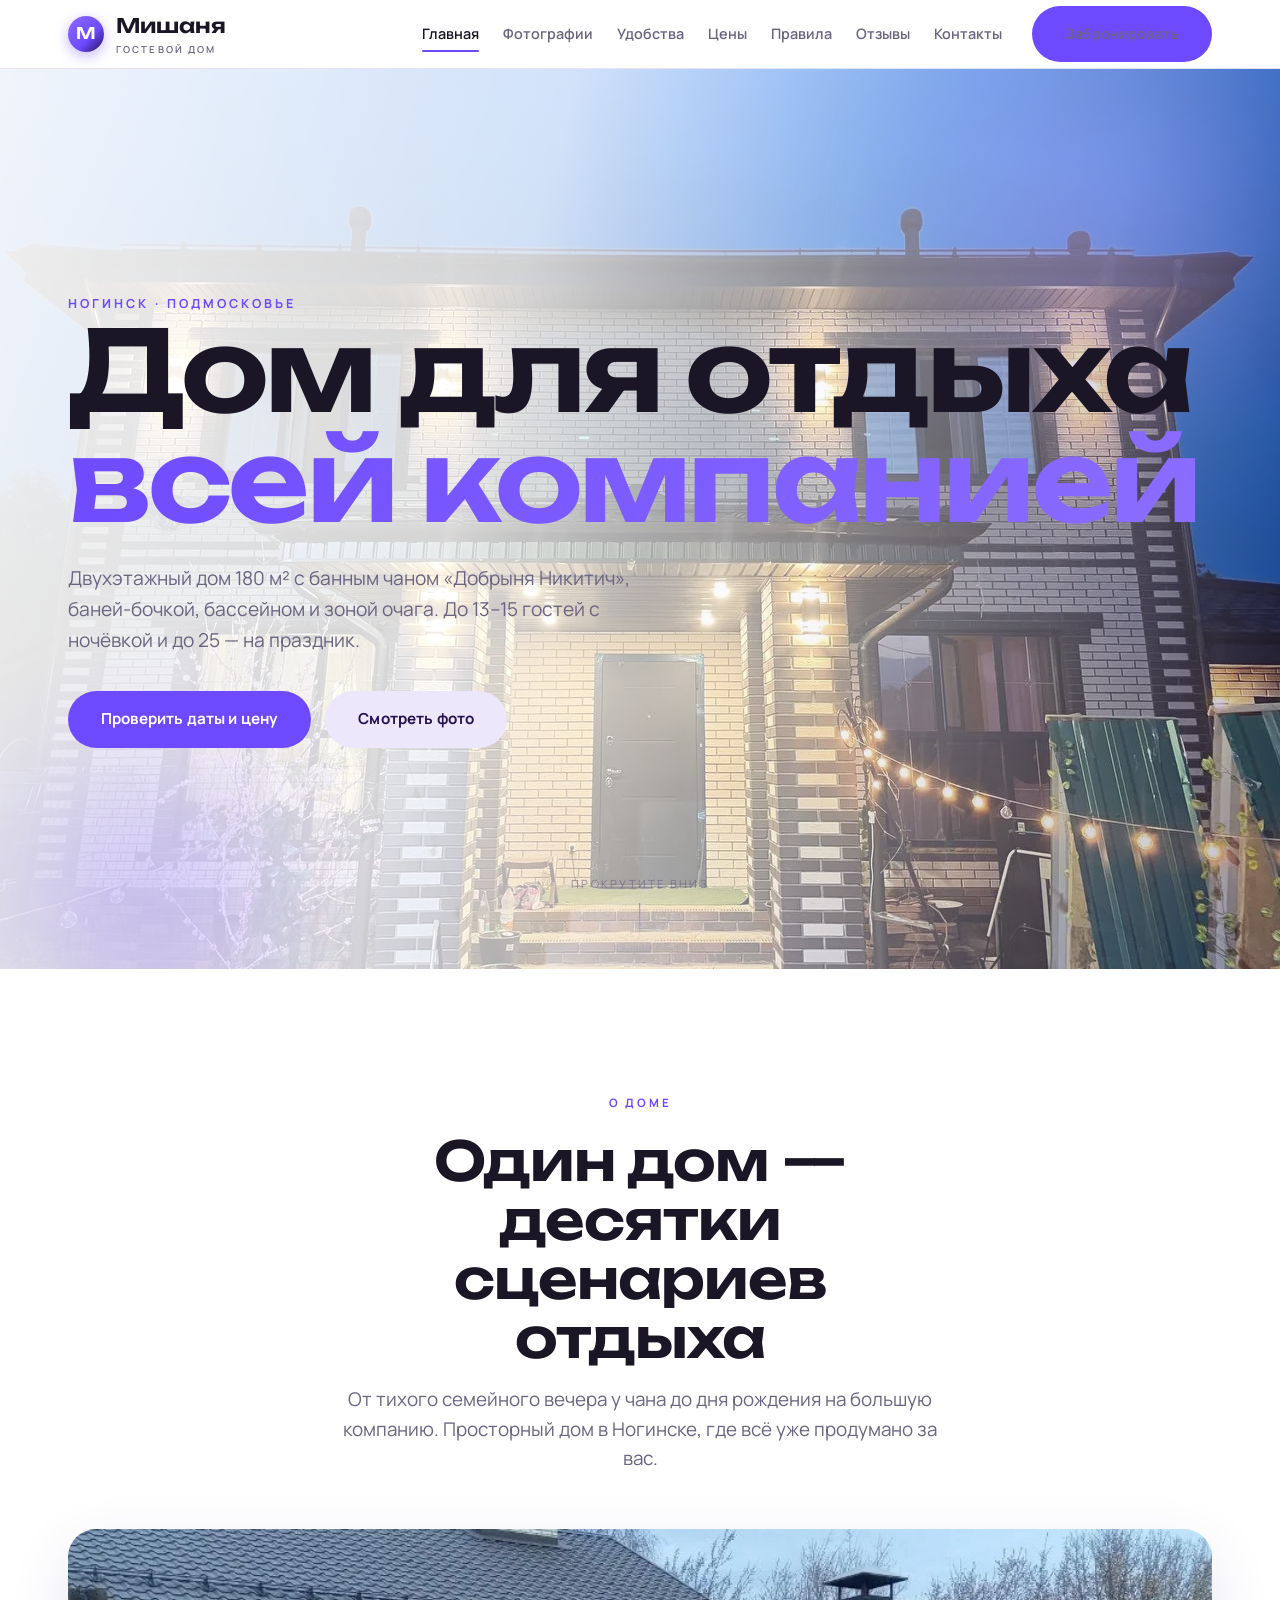
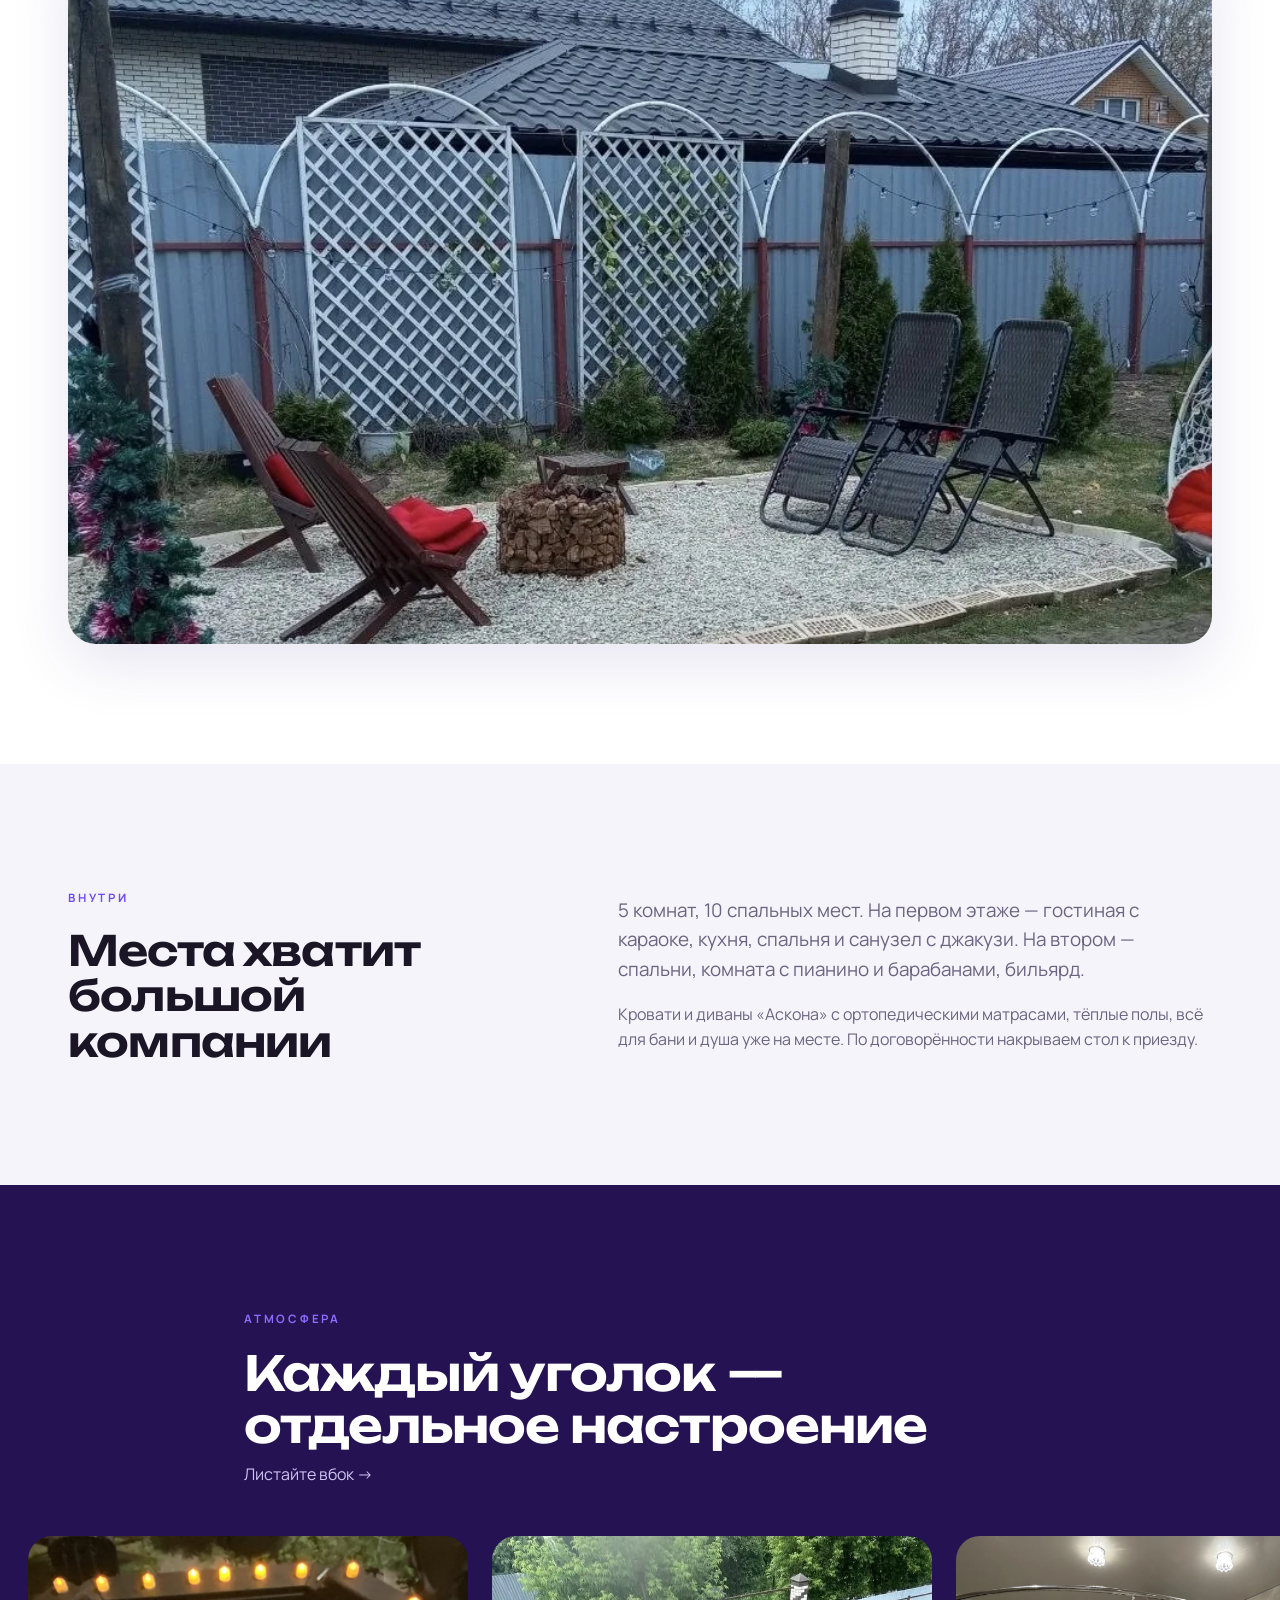
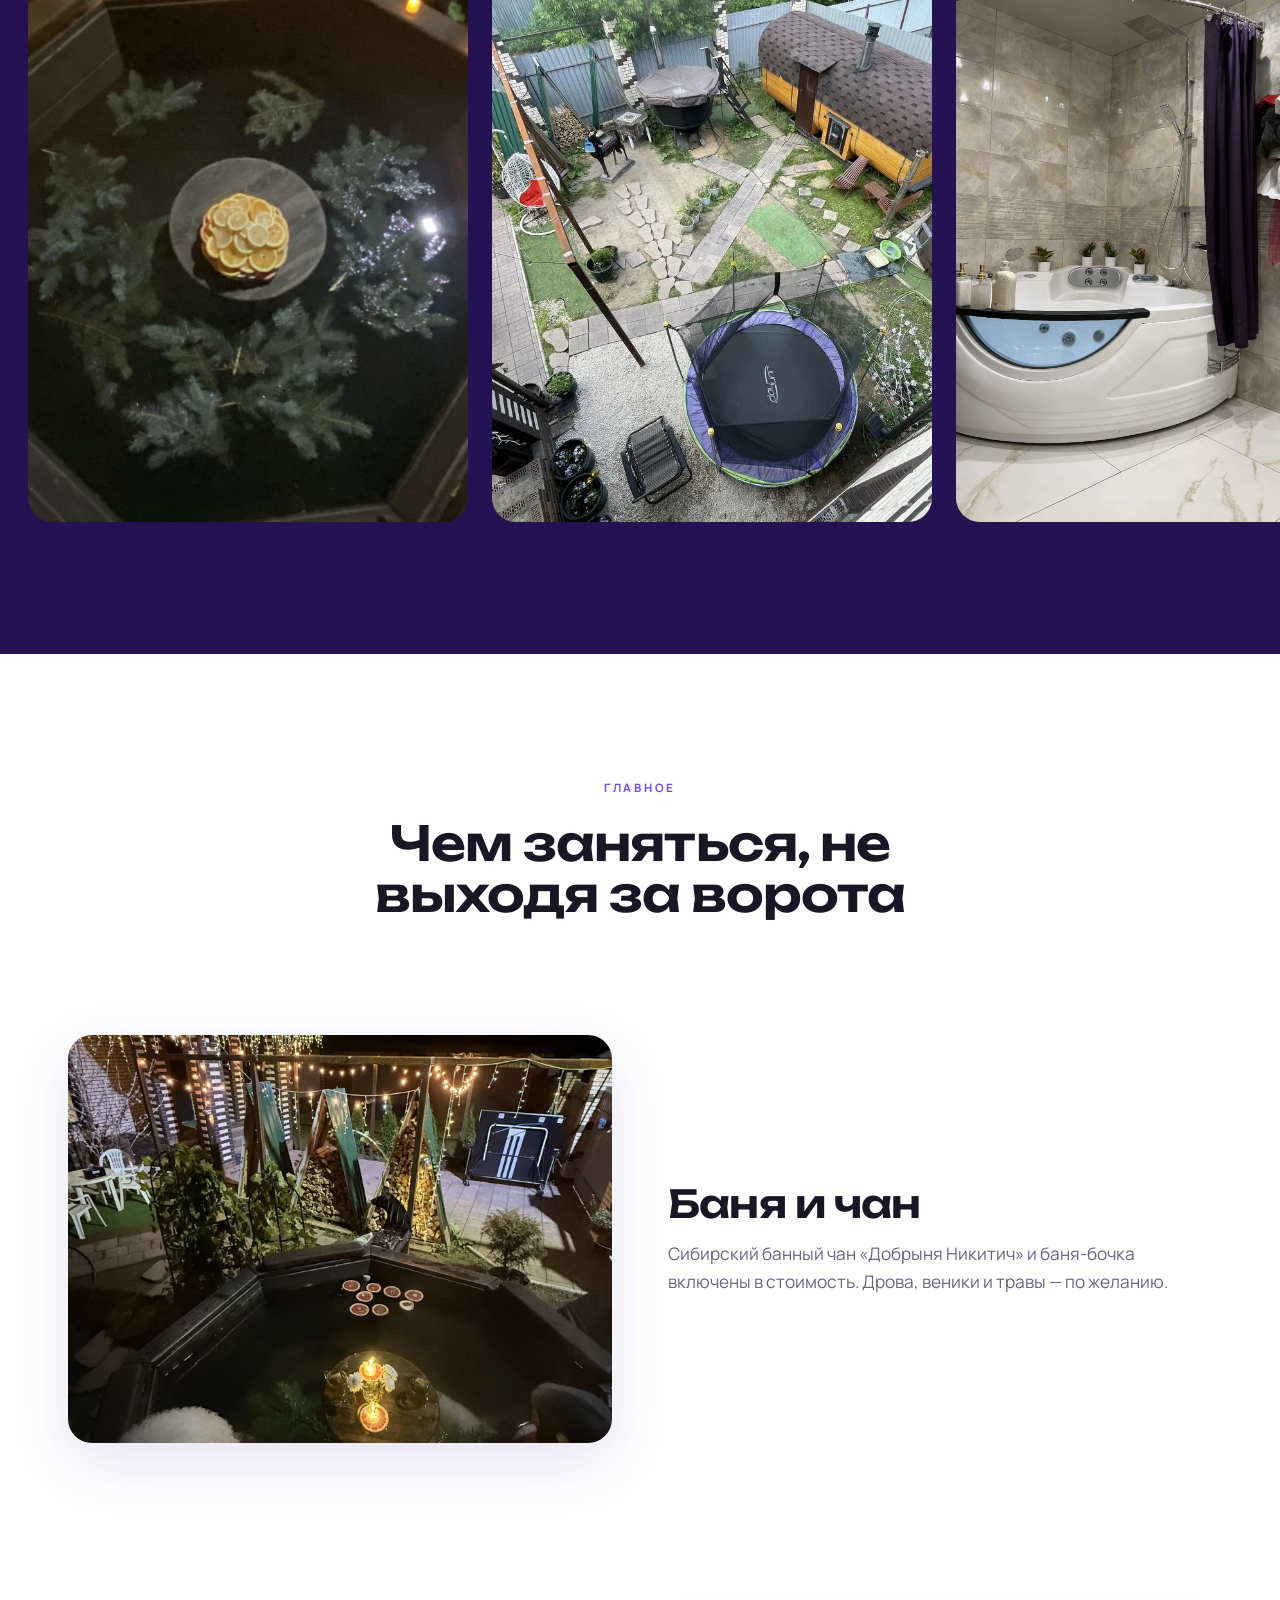
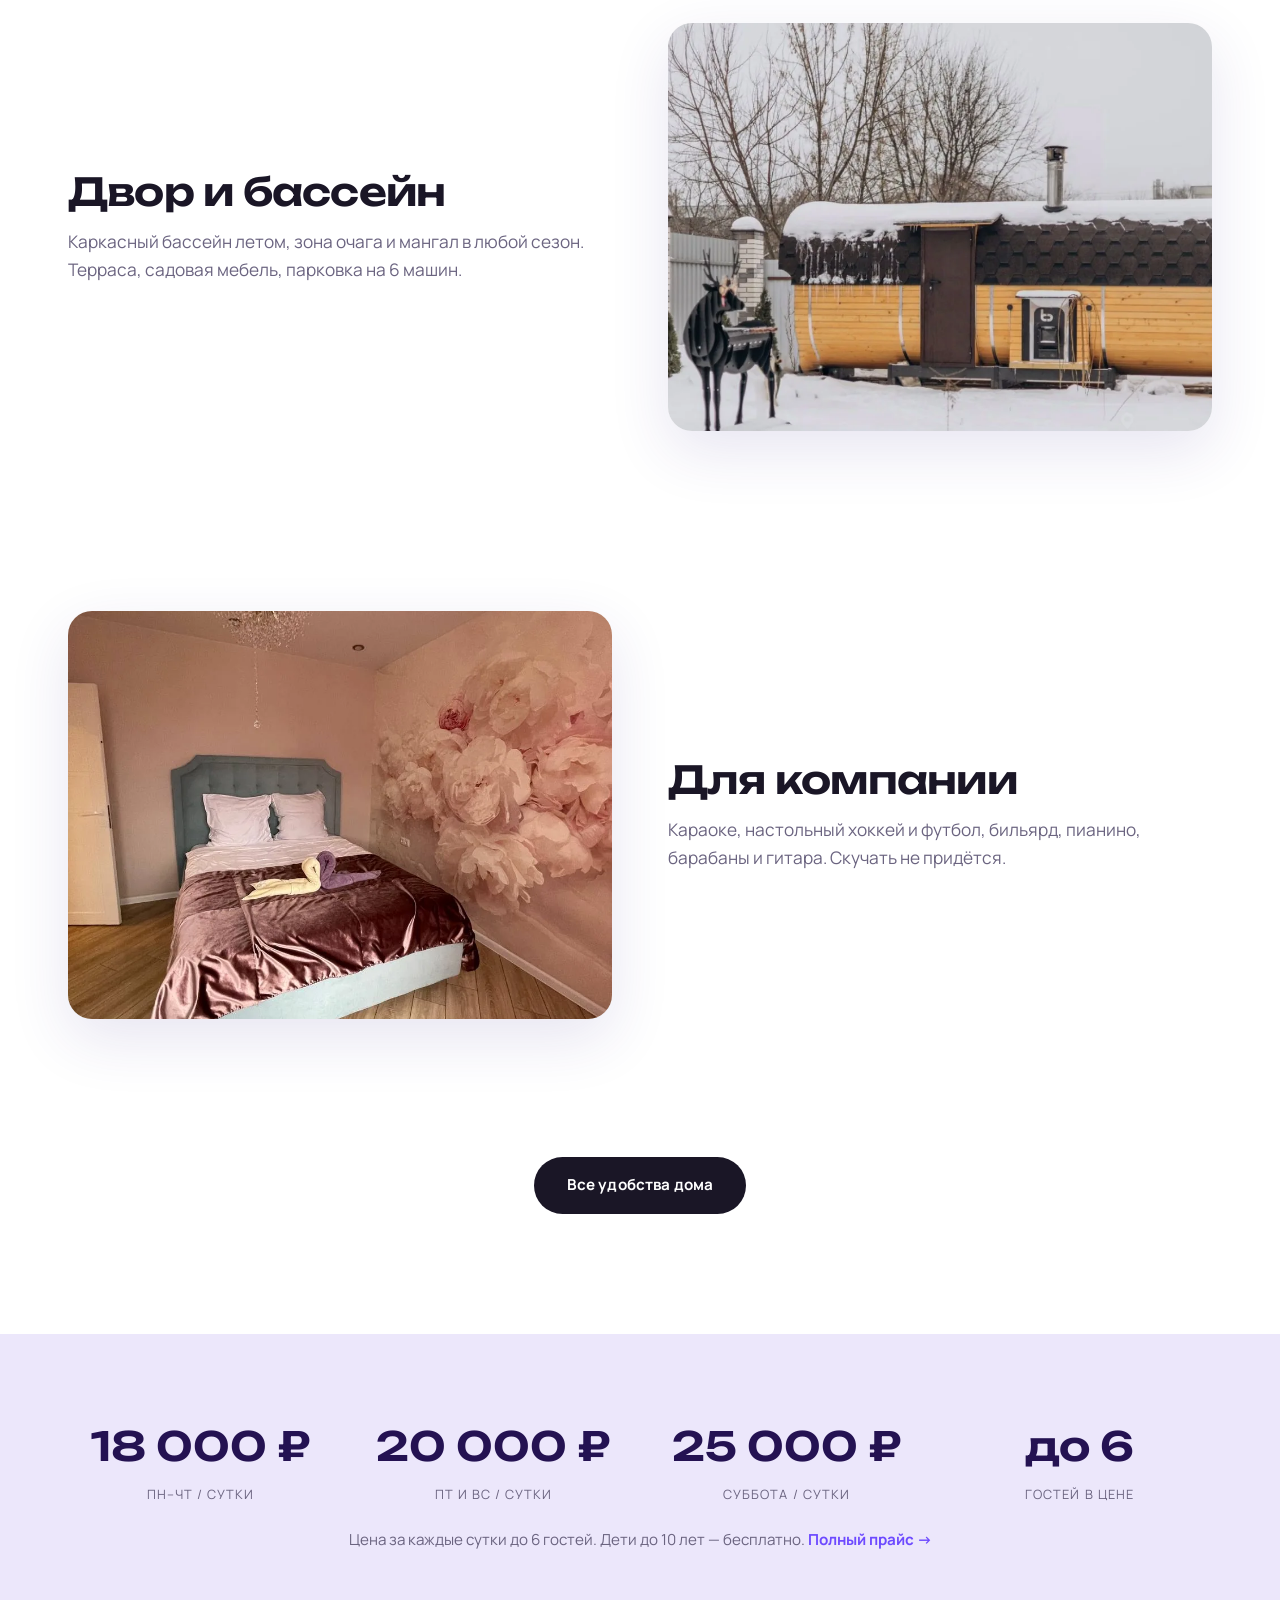
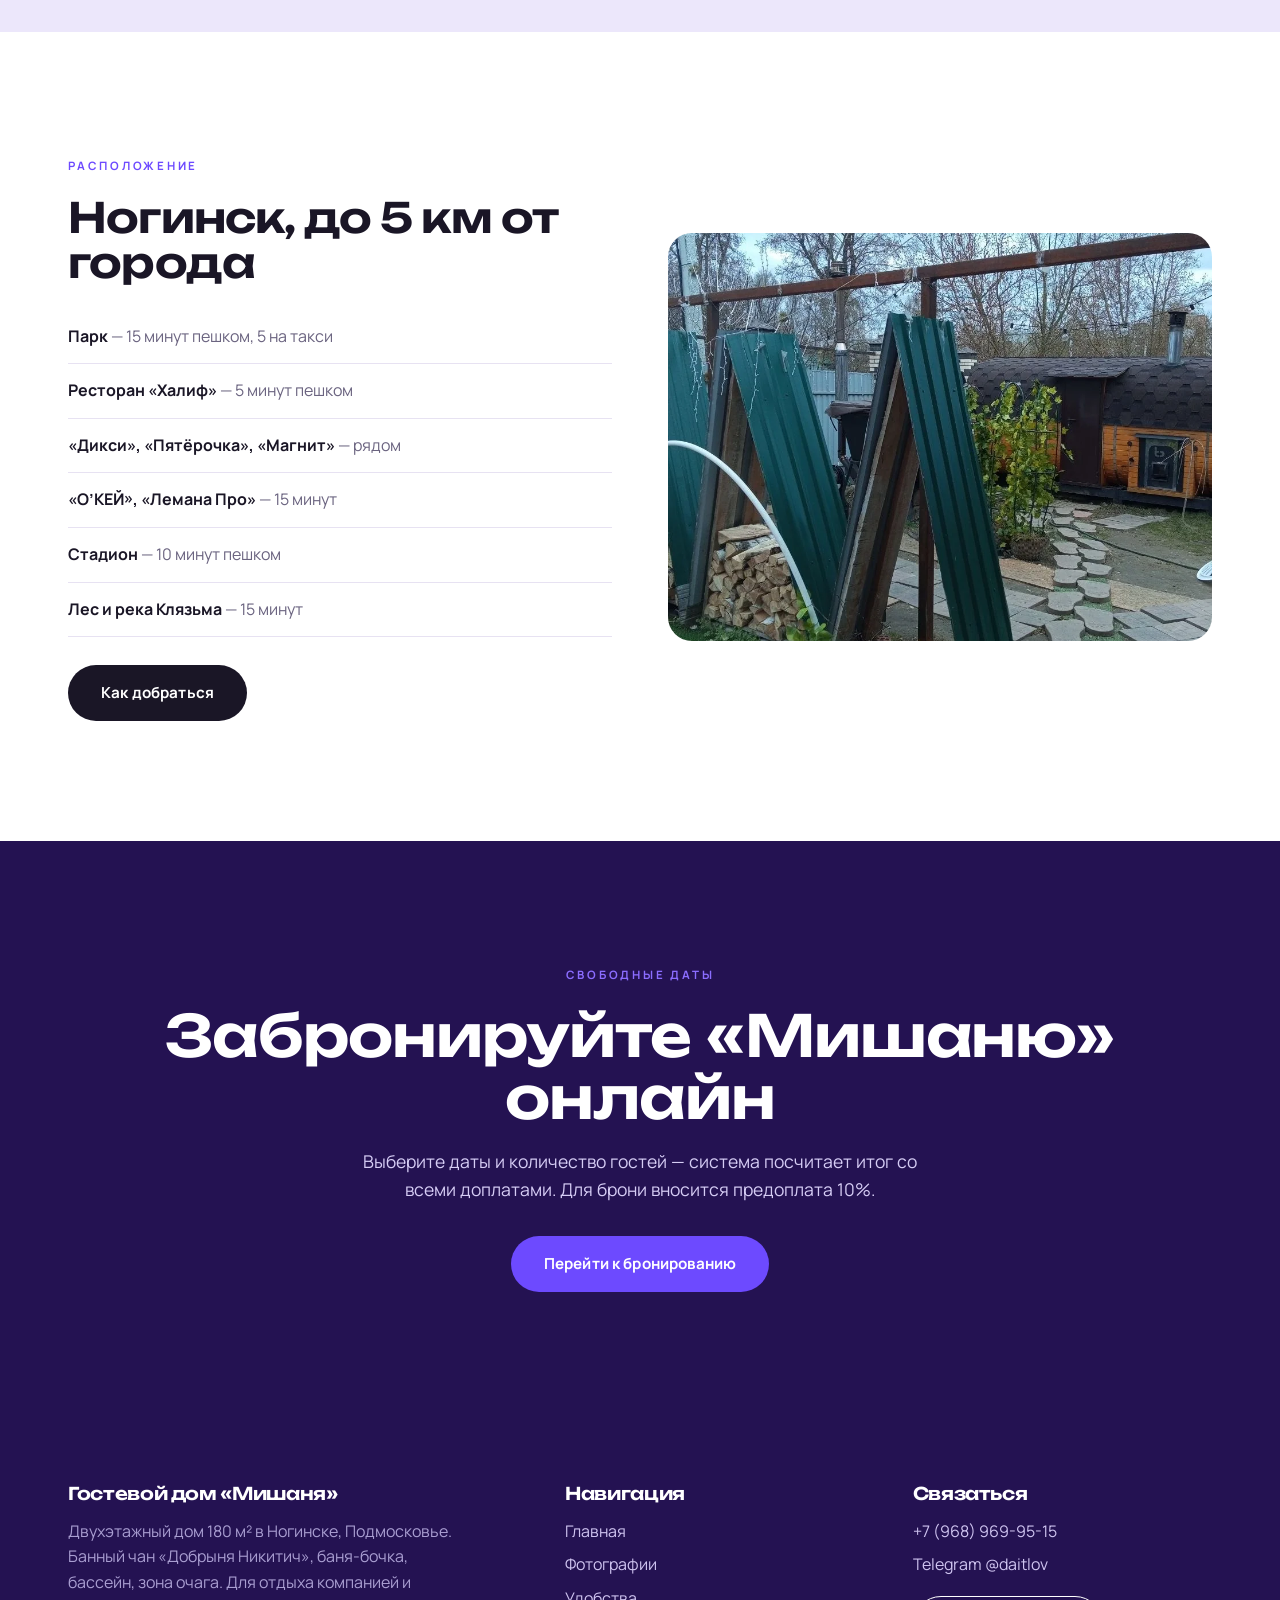
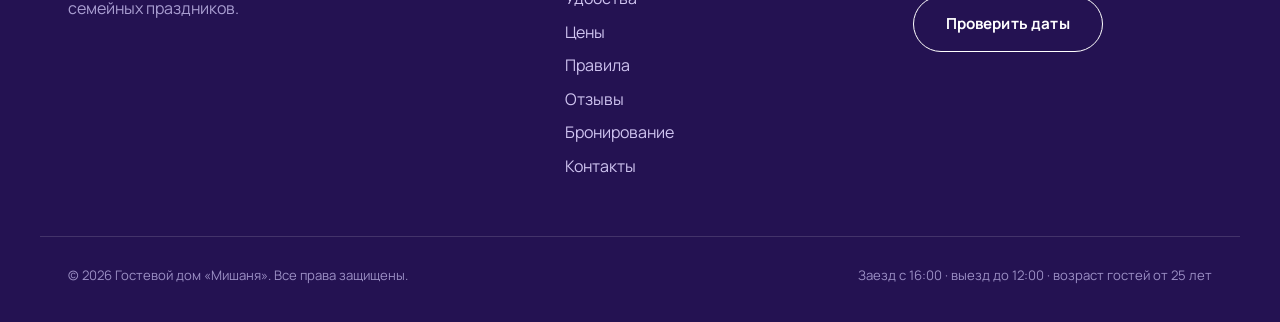
<file: index.html>
<!DOCTYPE html>
<html lang="ru">
<head>
<meta charset="UTF-8">
<meta name="viewport" content="width=device-width,initial-scale=1">
<title>Гостевой дом «Мишаня» в Ногинске — дом с баней, чаном и бассейном</title>
<meta name="description" content="Гостевой дом «Мишаня» в Ногинске, Подмосковье. Двухэтажный дом 180 м² для отдыха компанией: банный чан «Добрыня Никитич», баня-бочка, бассейн, зона очага. Онлайн-бронирование.">
<link rel="preconnect" href="https://fonts.googleapis.com">
<link rel="preconnect" href="https://fonts.gstatic.com" crossorigin>
<link href="https://fonts.googleapis.com/css2?family=Unbounded:wght@400;500;600;700&family=Manrope:wght@400;500;600;700;800&display=swap" rel="stylesheet">
<link rel="stylesheet" href="css/style.css">
<link rel="stylesheet" href="css/home.css">
</head>
<body data-page="index.html">
<div id="site-header"></div>

<!-- HERO -->
<header class="hero">
  <div class="hero__bg">
    <div class="hero__photos" id="heroPhotos">
      <div class="hero__photo is-active" style="background-image:url('img/house/exterior_00.webp')"></div>
      <div class="hero__photo" style="background-image:url('img/house/bath_00.webp')"></div>
      <div class="hero__photo" style="background-image:url('img/house/exterior_08.webp')"></div>
      <div class="hero__photo" style="background-image:url('img/house/bath_02.webp')"></div>
    </div>
    <div class="hero__orb hero__orb--1" data-parallax="0.18"></div>
    <div class="hero__orb hero__orb--2" data-parallax="0.12"></div>
  </div>
  <div class="wrap hero__content">
    <span class="hero__eyebrow">Ногинск · Подмосковье</span>
    <h1 class="hero__title" id="heroTitle">
      <span class="word" style="animation-delay:.25s">Дом</span>
      <span class="word" style="animation-delay:.35s">для</span>
      <span class="word" style="animation-delay:.45s">отдыха</span><br>
      <span class="word accent" style="animation-delay:.6s">всей компанией</span>
    </h1>
    <p class="hero__sub">Двухэтажный дом 180 м² с банным чаном «Добрыня Никитич», баней-бочкой, бассейном и зоной очага. До 13–15 гостей с ночёвкой и до 25 — на праздник.</p>
    <div class="hero__actions">
      <a href="booking.html" class="btn btn--primary">Проверить даты и цену</a>
      <a href="photos.html" class="btn btn--soft">Смотреть фото</a>
    </div>
  </div>
  <div class="hero__scroll">прокрутите вниз</div>
</header>

<!-- БОЛЬШОЕ ПОЯВЛЕНИЕ -->
<section class="bigreveal">
  <div class="wrap">
    <div class="bigreveal__cap reveal">
      <span class="eyebrow">О доме</span>
      <h2>Один дом — десятки сценариев отдыха</h2>
      <p class="lead" style="margin:0 auto">От тихого семейного вечера у чана до дня рождения на большую компанию. Просторный дом в Ногинске, где всё уже продумано за вас.</p>
    </div>
    <div class="bigreveal__media reveal-scale"><img src="img/house/exterior_03.webp" alt="Двор гостевого дома Мишаня в Ногинске" loading="lazy"></div>
  </div>
</section>

<!-- ВВЕДЕНИЕ -->
<section class="section bg-soft">
  <div class="wrap intro">
    <div class="reveal">
      <span class="eyebrow">Внутри</span>
      <h2 class="intro__h">Места хватит большой компании</h2>
    </div>
    <div class="reveal reveal-d1">
      <p class="lead">5 комнат, 10 спальных мест. На первом этаже — гостиная с караоке, кухня, спальня и санузел с джакузи. На втором — спальни, комната с пианино и барабанами, бильярд.</p>
      <p style="margin-top:18px;color:var(--ink-soft)">Кровати и диваны «Аскона» с ортопедическими матрасами, тёплые полы, всё для бани и душа уже на месте. По договорённости накрываем стол к приезду.</p>
    </div>
  </div>
</section>

<!-- ОБРАЗЫ — горизонтальный скролл -->
<section class="section bg-deep moods">
  <div class="wrap">
    <span class="eyebrow" style="color:var(--violet-2)">Атмосфера</span>
    <h2 style="font-size:clamp(2rem,5vw,3rem);max-width:18ch;font-weight:600">Каждый уголок — отдельное настроение</h2>
    <p style="color:#cfc4f0;margin-top:10px">Листайте вбок →</p>
  </div>
  <div class="mood-track" id="moodTrack">
    <figure class="mood"><img src="img/house/bath_00.webp" alt="Банный чан вечером" loading="lazy"></figure>
    <figure class="mood"><img src="img/house/exterior_01.webp" alt="Баня-бочка" loading="lazy"></figure>
    <figure class="mood"><img src="img/house/bath_13.webp" alt="Бассейн" loading="lazy"></figure>
    <figure class="mood"><img src="img/house/interior_00.webp" alt="Спальня с балдахином" loading="lazy"></figure>
    <figure class="mood"><img src="img/house/bath_02.webp" alt="Чан со свечами" loading="lazy"></figure>
    <figure class="mood"><img src="img/house/exterior_07.webp" alt="Зона очага" loading="lazy"></figure>
    <figure class="mood"><img src="img/house/interior_22.webp" alt="Бильярд" loading="lazy"></figure>
    <figure class="mood"><img src="img/house/bath_10.webp" alt="Джакузи" loading="lazy"></figure>
  </div>
</section>

<!-- ФИЧИ -->
<section class="section">
  <div class="wrap">
    <div class="bigreveal__cap reveal" style="margin-bottom:24px">
      <span class="eyebrow">Главное</span>
      <h2 style="font-size:clamp(2rem,5vw,3rem);font-weight:600">Чем заняться, не выходя за ворота</h2>
    </div>

    <div class="feature">
      <div class="reveal">
        <h3>Баня и чан</h3>
        <p>Сибирский банный чан «Добрыня Никитич» и баня-бочка включены в стоимость. Дрова, веники и травы — по желанию.</p>
      </div>
      <div class="feature__media reveal-scale"><img src="img/house/bath_03.webp" alt="Банный чан Добрыня Никитич" loading="lazy"></div>
    </div>

    <div class="feature">
      <div class="reveal">
        <h3>Двор и бассейн</h3>
        <p>Каркасный бассейн летом, зона очага и мангал в любой сезон. Терраса, садовая мебель, парковка на 6 машин.</p>
      </div>
      <div class="feature__media reveal-scale"><img src="img/house/exterior_02.webp" alt="Двор и зона очага" loading="lazy"></div>
    </div>

    <div class="feature">
      <div class="reveal">
        <h3>Для компании</h3>
        <p>Караоке, настольный хоккей и футбол, бильярд, пианино, барабаны и гитара. Скучать не придётся.</p>
      </div>
      <div class="feature__media reveal-scale"><img src="img/house/interior_22.webp" alt="Бильярд и гостиная" loading="lazy"></div>
    </div>

    <div style="text-align:center;margin-top:48px" class="reveal"><a href="amenities.html" class="btn btn--dark">Все удобства дома</a></div>
  </div>
</section>

<!-- ПОЛОСА ЦЕН -->
<section class="section--tight bg-lilac">
  <div class="wrap priceband reveal">
    <div><div class="priceband__num">18 000 ₽</div><div class="priceband__lbl">Пн–Чт / сутки</div></div>
    <div><div class="priceband__num">20 000 ₽</div><div class="priceband__lbl">Пт и Вс / сутки</div></div>
    <div><div class="priceband__num">25 000 ₽</div><div class="priceband__lbl">Суббота / сутки</div></div>
    <div><div class="priceband__num">до 6</div><div class="priceband__lbl">гостей в цене</div></div>
  </div>
  <p style="text-align:center;color:var(--ink-soft);margin-top:24px;font-size:.95rem">Цена за каждые сутки до 6 гостей. Дети до 10 лет — бесплатно. <a href="prices.html" style="color:var(--violet);font-weight:700">Полный прайс →</a></p>
</section>

<!-- РАСПОЛОЖЕНИЕ -->
<section class="section">
  <div class="wrap loc">
    <div class="reveal">
      <span class="eyebrow">Расположение</span>
      <h2 style="font-size:clamp(2rem,4vw,2.6rem);margin-bottom:24px;font-weight:600">Ногинск, до 5 км от города</h2>
      <ul class="loc__list">
        <li><b>Парк</b> — 15 минут пешком, 5 на такси</li>
        <li><b>Ресторан «Халиф»</b> — 5 минут пешком</li>
        <li><b>«Дикси», «Пятёрочка», «Магнит»</b> — рядом</li>
        <li><b>«О’КЕЙ», «Лемана Про»</b> — 15 минут</li>
        <li><b>Стадион</b> — 10 минут пешком</li>
        <li><b>Лес и река Клязьма</b> — 15 минут</li>
      </ul>
      <a href="contacts.html" class="btn btn--dark" style="margin-top:28px">Как добраться</a>
    </div>
    <div class="loc__media reveal-scale"><img src="img/house/exterior_04.webp" alt="Двор дома" loading="lazy"></div>
  </div>
</section>

<!-- CTA -->
<section class="section bg-deep" style="text-align:center">
  <div class="wrap reveal">
    <span class="eyebrow" style="color:var(--violet-2)">Свободные даты</span>
    <h2 style="font-size:clamp(2.2rem,6vw,3.6rem);margin-bottom:18px;font-weight:600">Забронируйте «Мишаню» онлайн</h2>
    <p style="color:#d6cdf5;max-width:54ch;margin:0 auto 32px;font-size:1.1rem">Выберите даты и количество гостей — система посчитает итог со всеми доплатами. Для брони вносится предоплата 10%.</p>
    <a href="booking.html" class="btn btn--primary">Перейти к бронированию</a>
  </div>
</section>

<div id="site-footer"></div>
<script src="js/common.js"></script>
<script src="js/home.js"></script>
</body>
</html>
</file>
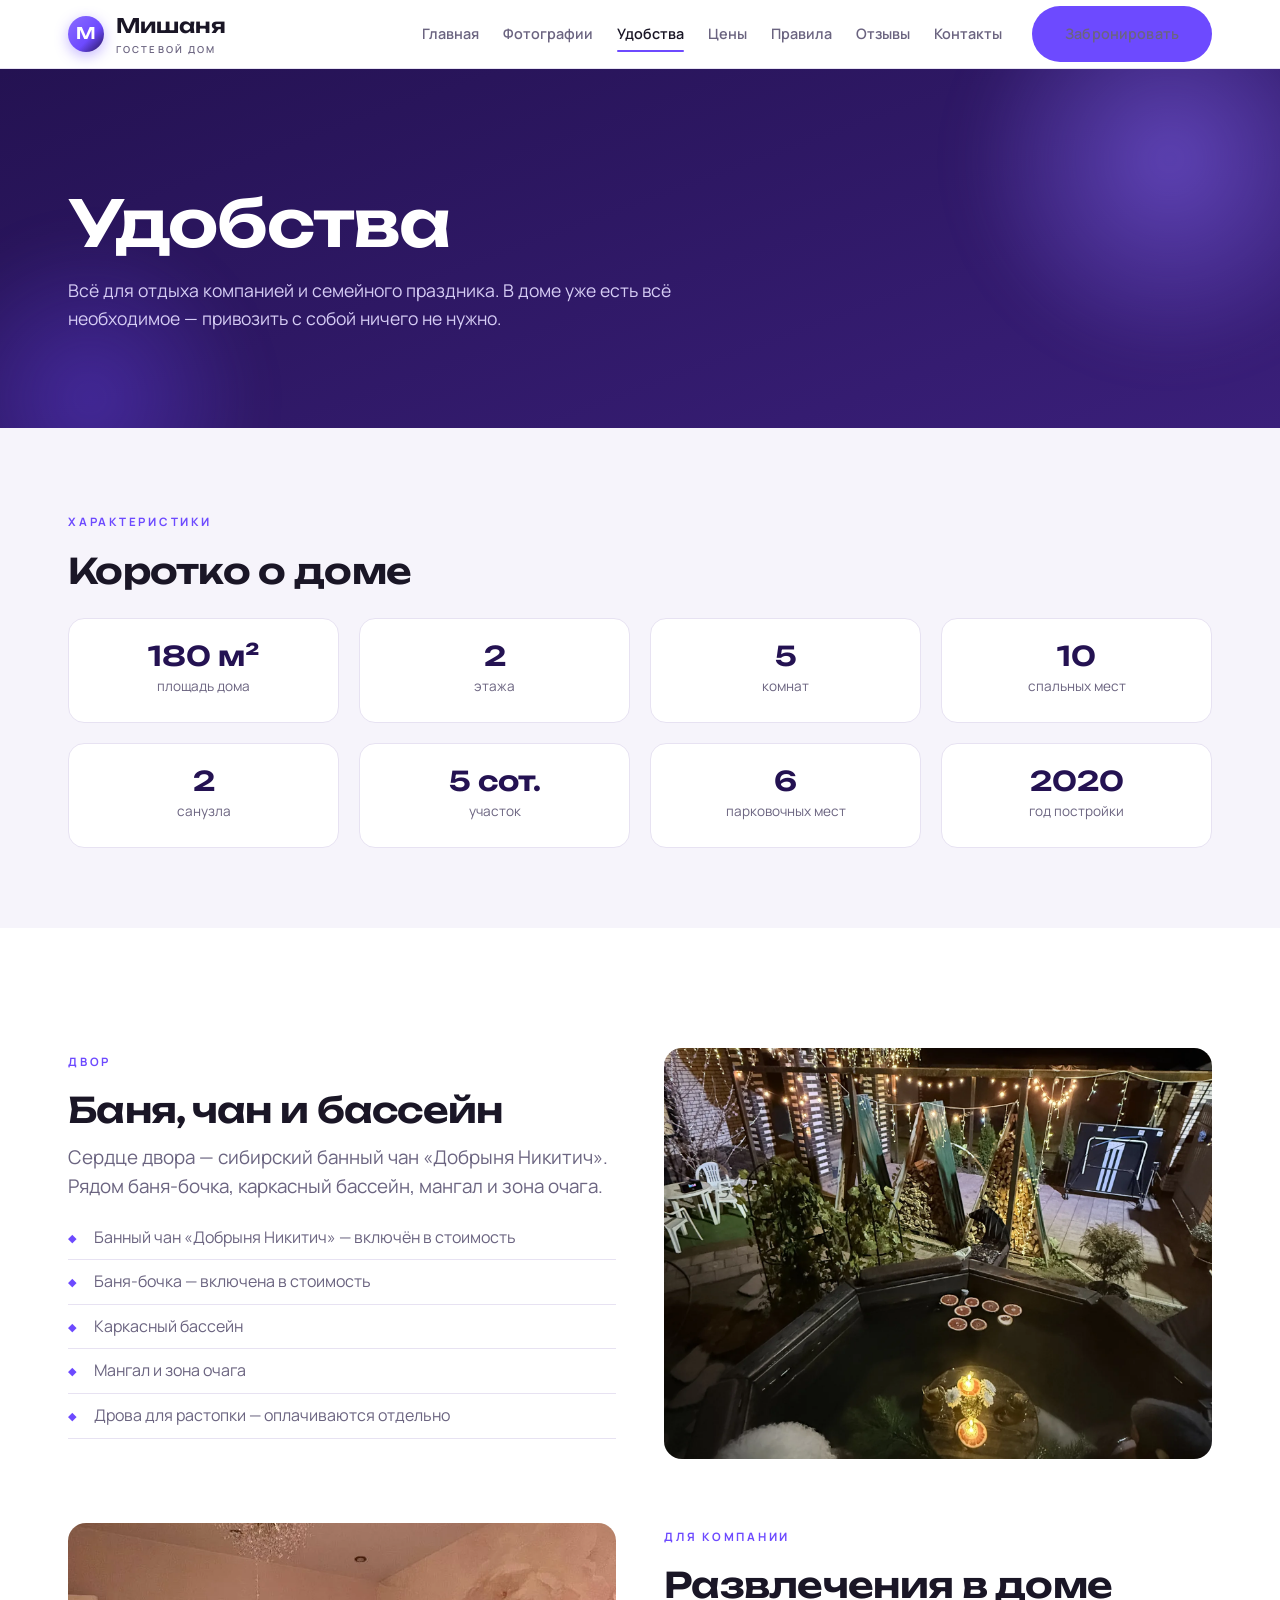
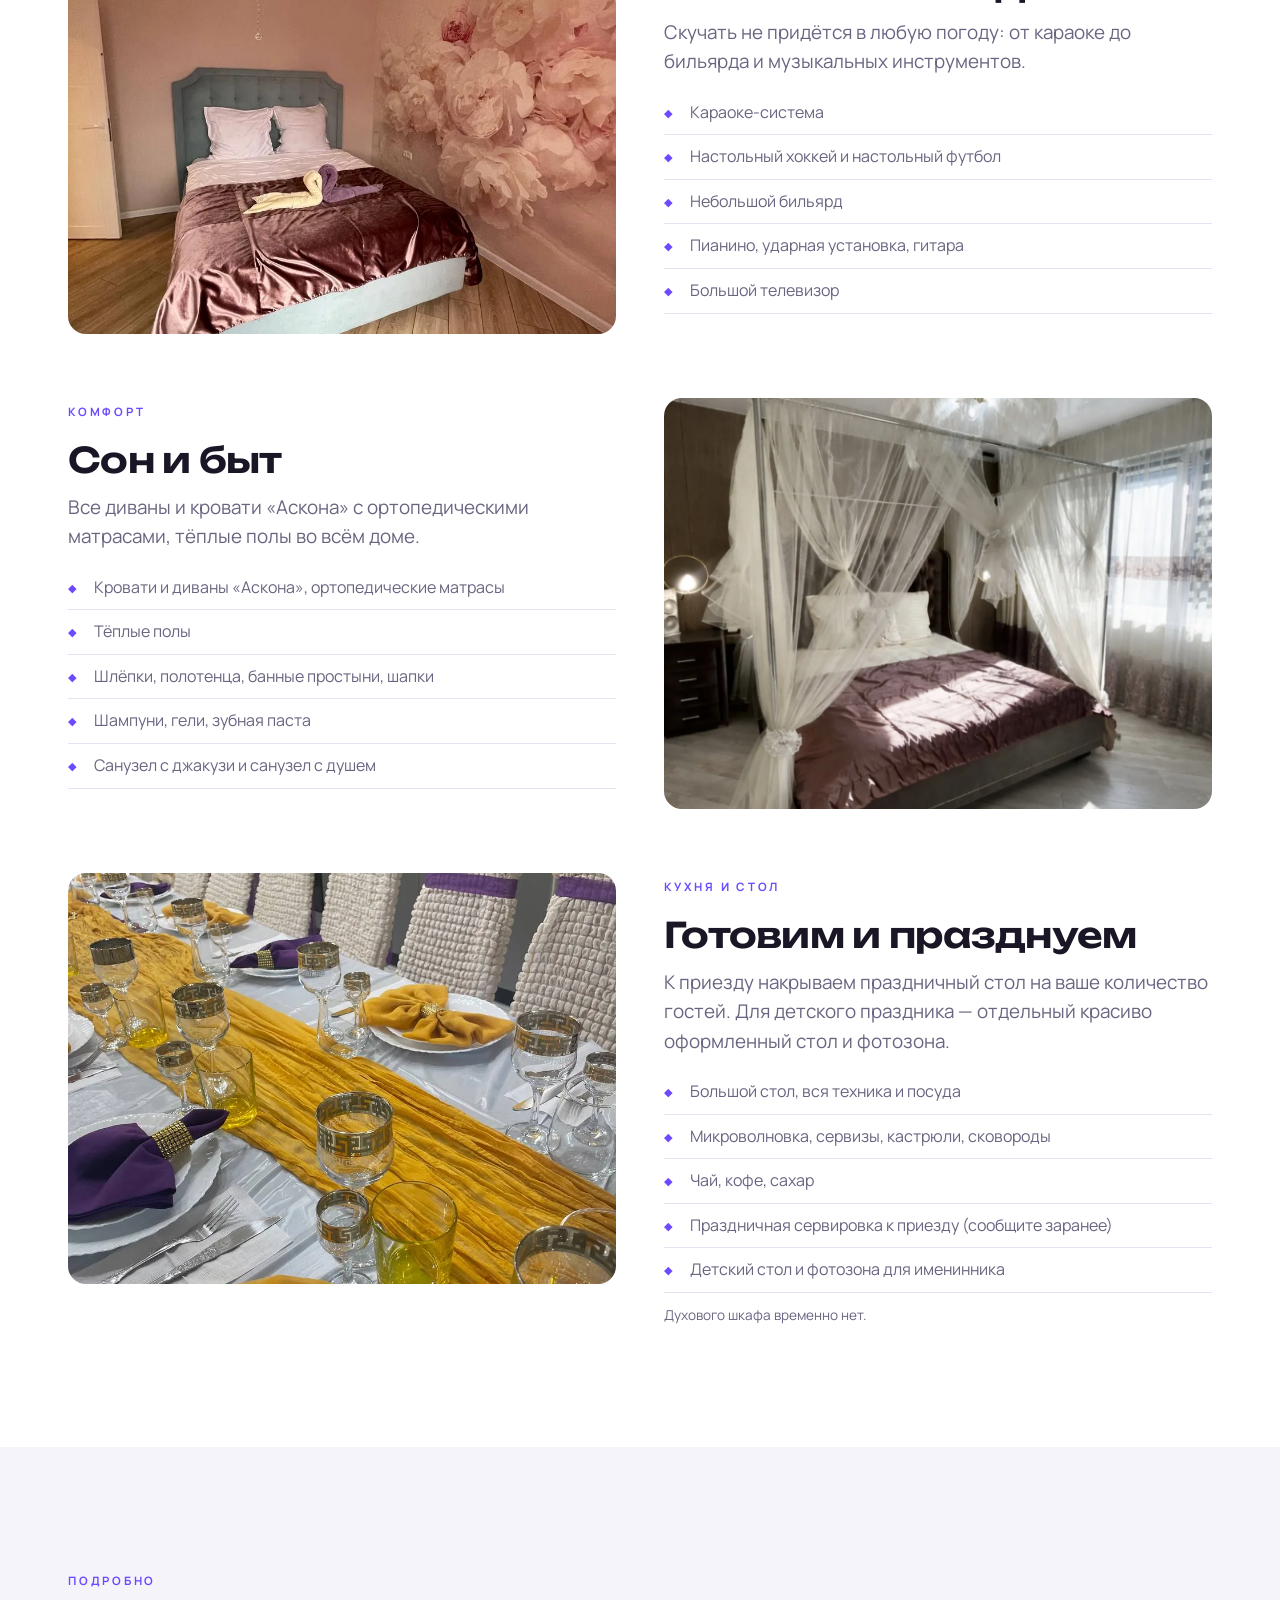
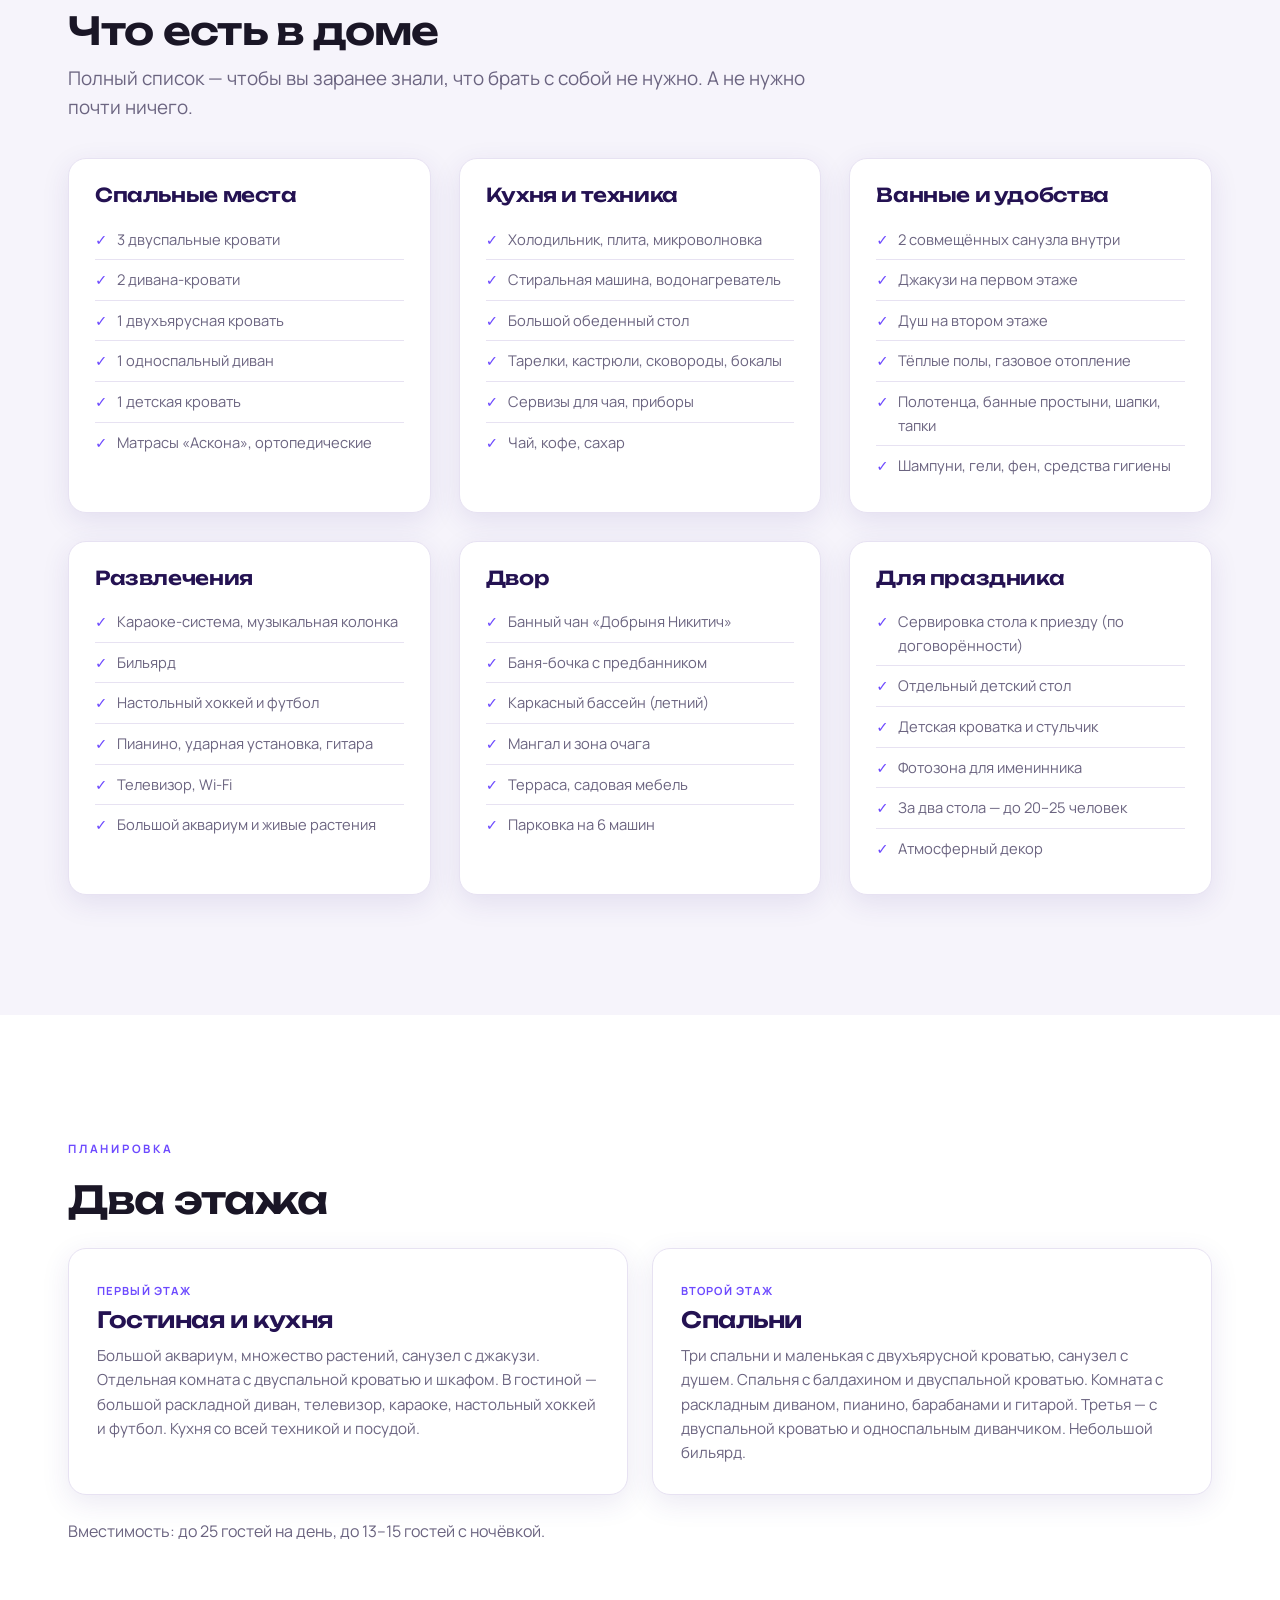
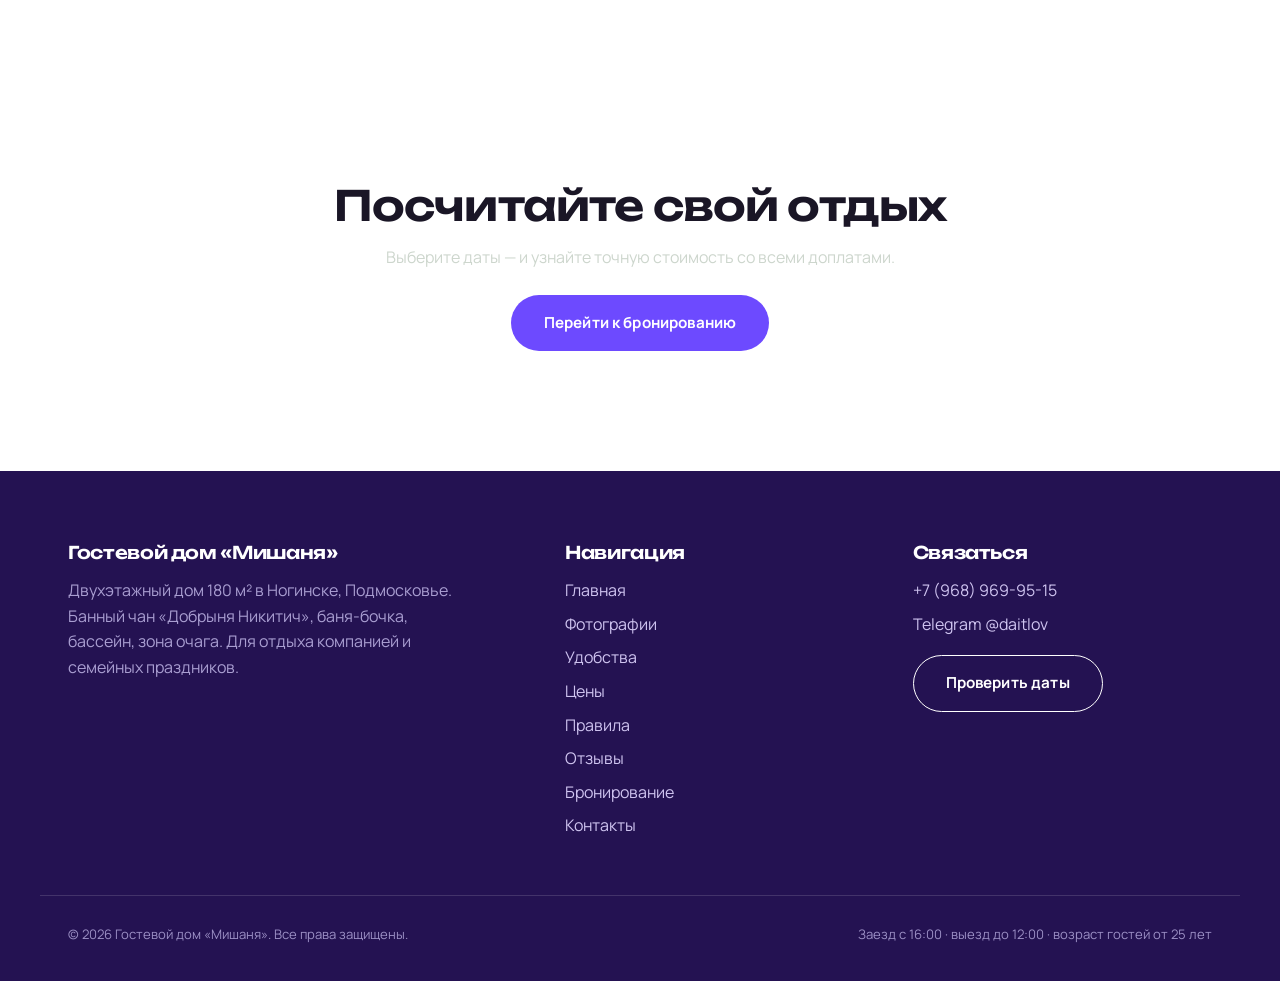
<file: amenities.html>
<!DOCTYPE html>
<html lang="ru">
<head>
<meta charset="UTF-8">
<meta name="viewport" content="width=device-width,initial-scale=1">
<title>Удобства — Гостевой дом «Мишаня»</title>
<meta name="description" content="Что есть в гостевом доме «Мишаня»: банный чан, баня-бочка, бассейн, караоке, бильярд, джакузи, кровати «Аскона», тёплые полы. Всё для отдыха компанией.">
<link rel="preconnect" href="https://fonts.googleapis.com"><link rel="preconnect" href="https://fonts.gstatic.com" crossorigin>
<link href="https://fonts.googleapis.com/css2?family=Unbounded:wght@400;500;600;700&family=Manrope:wght@400;500;600;700;800&display=swap" rel="stylesheet">
<link rel="stylesheet" href="css/style.css">
<style>
.amen{display:grid;grid-template-columns:1fr 1fr;gap:48px;align-items:start;margin-bottom:64px}
.amen:last-child{margin-bottom:0}
.amen--flip .amen__txt{order:2}
@media(max-width:860px){.amen{grid-template-columns:1fr;gap:20px}.amen--flip .amen__txt{order:0}}
.amen h2{font-size:clamp(1.6rem,3.5vw,2.2rem);margin-bottom:14px}
.amen ul{list-style:none;margin-top:14px}
.amen li{padding:9px 0 9px 26px;position:relative;color:var(--ink-soft);border-bottom:1px solid var(--line)}
.amen li::before{content:"◆";position:absolute;left:0;color:var(--violet);font-size:.7rem;top:13px}
.amen__img{aspect-ratio:4/3;border-radius:var(--radius);overflow:hidden}
.amen__img img{width:100%;height:100%;object-fit:cover;display:block}
.floors{display:grid;grid-template-columns:1fr 1fr;gap:24px}
@media(max-width:760px){.floors{grid-template-columns:1fr}}
.floor{background:#fff;border:1px solid var(--line);border-radius:var(--radius);padding:28px;box-shadow:var(--shadow-sm)}
.floor h3{font-size:1.4rem;margin-bottom:12px;color:var(--violet-deep)}
.floor p{color:var(--ink-soft);font-size:.95rem}
.floor .tag{display:inline-block;font-size:.7rem;letter-spacing:.1em;text-transform:uppercase;color:var(--violet);font-weight:700;margin-bottom:8px}
.detail-grid{display:grid;grid-template-columns:repeat(3,1fr);gap:28px}
@media(max-width:860px){.detail-grid{grid-template-columns:1fr 1fr;gap:20px}}
@media(max-width:560px){.detail-grid{grid-template-columns:1fr}}
.detail-col{background:#fff;border:1px solid var(--line);border-radius:18px;padding:26px;box-shadow:var(--shadow-sm)}
.detail-col h3{font-size:1.2rem;font-weight:600;margin-bottom:14px;color:var(--violet-deep)}
.detail-col ul{list-style:none}
.detail-col li{padding:8px 0 8px 22px;position:relative;color:var(--ink-soft);font-size:.92rem;border-bottom:1px solid var(--line)}
.detail-col li:last-child{border-bottom:0}
.detail-col li::before{content:"✓";position:absolute;left:0;color:var(--violet);font-weight:700}
.specs{display:grid;grid-template-columns:repeat(4,1fr);gap:20px}
@media(max-width:760px){.specs{grid-template-columns:repeat(2,1fr)}}
.spec{background:#fff;border:1px solid var(--line);border-radius:16px;padding:24px;text-align:center}
.spec__n{font-family:var(--font-display);font-size:1.7rem;font-weight:600;color:var(--violet-deep);line-height:1}
.spec__l{color:var(--ink-soft);margin-top:6px;font-size:.85rem}
</style>
</head>
<body data-page="amenities.html">
<div id="site-header"></div>

<section class="pagehead">
  <div class="wrap"><h1>Удобства</h1><p>Всё для отдыха компанией и семейного праздника. В доме уже есть всё необходимое — привозить с собой ничего не нужно.</p></div>
</section>

<section class="section--tight bg-soft">
  <div class="wrap">
    <span class="eyebrow">Характеристики</span>
    <h2 style="font-size:clamp(1.6rem,3.5vw,2.2rem);margin-bottom:28px;font-weight:600">Коротко о доме</h2>
    <div class="specs">
      <div class="spec"><div class="spec__n">180 м²</div><div class="spec__l">площадь дома</div></div>
      <div class="spec"><div class="spec__n">2</div><div class="spec__l">этажа</div></div>
      <div class="spec"><div class="spec__n">5</div><div class="spec__l">комнат</div></div>
      <div class="spec"><div class="spec__n">10</div><div class="spec__l">спальных мест</div></div>
      <div class="spec"><div class="spec__n">2</div><div class="spec__l">санузла</div></div>
      <div class="spec"><div class="spec__n">5 сот.</div><div class="spec__l">участок</div></div>
      <div class="spec"><div class="spec__n">6</div><div class="spec__l">парковочных мест</div></div>
      <div class="spec"><div class="spec__n">2020</div><div class="spec__l">год постройки</div></div>
    </div>
  </div>
</section>

<section class="section">
  <div class="wrap">
    <div class="amen reveal">
      <div class="amen__txt">
        <span class="eyebrow">Двор</span>
        <h2>Баня, чан и бассейн</h2>
        <p class="lead">Сердце двора — сибирский банный чан «Добрыня Никитич». Рядом баня-бочка, каркасный бассейн, мангал и зона очага.</p>
        <ul>
          <li>Банный чан «Добрыня Никитич» — включён в стоимость</li>
          <li>Баня-бочка — включена в стоимость</li>
          <li>Каркасный бассейн</li>
          <li>Мангал и зона очага</li>
          <li>Дрова для растопки — оплачиваются отдельно</li>
        </ul>
      </div>
      <div class="amen__img"><img src="img/house/bath_03.webp" alt="Чан и баня" loading="lazy"></div>
    </div>

    <div class="amen amen--flip reveal">
      <div class="amen__txt">
        <span class="eyebrow">Для компании</span>
        <h2>Развлечения в доме</h2>
        <p class="lead">Скучать не придётся в любую погоду: от караоке до бильярда и музыкальных инструментов.</p>
        <ul>
          <li>Караоке-система</li>
          <li>Настольный хоккей и настольный футбол</li>
          <li>Небольшой бильярд</li>
          <li>Пианино, ударная установка, гитара</li>
          <li>Большой телевизор</li>
        </ul>
      </div>
      <div class="amen__img"><img src="img/house/interior_22.webp" alt="Гостиная и бильярд" loading="lazy"></div>
    </div>

    <div class="amen reveal">
      <div class="amen__txt">
        <span class="eyebrow">Комфорт</span>
        <h2>Сон и быт</h2>
        <p class="lead">Все диваны и кровати «Аскона» с ортопедическими матрасами, тёплые полы во всём доме.</p>
        <ul>
          <li>Кровати и диваны «Аскона», ортопедические матрасы</li>
          <li>Тёплые полы</li>
          <li>Шлёпки, полотенца, банные простыни, шапки</li>
          <li>Шампуни, гели, зубная паста</li>
          <li>Санузел с джакузи и санузел с душем</li>
        </ul>
      </div>
      <div class="amen__img"><img src="img/house/interior_00.webp" alt="Спальня с балдахином" loading="lazy"></div>
    </div>

    <div class="amen amen--flip reveal">
      <div class="amen__txt">
        <span class="eyebrow">Кухня и стол</span>
        <h2>Готовим и празднуем</h2>
        <p class="lead">К приезду накрываем праздничный стол на ваше количество гостей. Для детского праздника — отдельный красиво оформленный стол и фотозона.</p>
        <ul>
          <li>Большой стол, вся техника и посуда</li>
          <li>Микроволновка, сервизы, кастрюли, сковороды</li>
          <li>Чай, кофе, сахар</li>
          <li>Праздничная сервировка к приезду (сообщите заранее)</li>
          <li>Детский стол и фотозона для именинника</li>
        </ul>
        <p style="font-size:.85rem;color:var(--ink-soft);margin-top:12px">Духового шкафа временно нет.</p>
      </div>
      <div class="amen__img"><img src="img/house/feast_03.webp" alt="Накрытый праздничный стол" loading="lazy"></div>
    </div>
  </div>
</section>

<section class="section bg-soft">
  <div class="wrap">
    <span class="eyebrow">Подробно</span>
    <h2 style="font-size:clamp(1.8rem,4vw,2.4rem);margin-bottom:12px;font-weight:600">Что есть в доме</h2>
    <p class="lead" style="margin-bottom:36px">Полный список — чтобы вы заранее знали, что брать с собой не нужно. А не нужно почти ничего.</p>
    <div class="detail-grid">
      <div class="detail-col reveal">
        <h3>Спальные места</h3>
        <ul>
          <li>3 двуспальные кровати</li>
          <li>2 дивана-кровати</li>
          <li>1 двухъярусная кровать</li>
          <li>1 односпальный диван</li>
          <li>1 детская кровать</li>
          <li>Матрасы «Аскона», ортопедические</li>
        </ul>
      </div>
      <div class="detail-col reveal reveal-d1">
        <h3>Кухня и техника</h3>
        <ul>
          <li>Холодильник, плита, микроволновка</li>
          <li>Стиральная машина, водонагреватель</li>
          <li>Большой обеденный стол</li>
          <li>Тарелки, кастрюли, сковороды, бокалы</li>
          <li>Сервизы для чая, приборы</li>
          <li>Чай, кофе, сахар</li>
        </ul>
      </div>
      <div class="detail-col reveal reveal-d2">
        <h3>Ванные и удобства</h3>
        <ul>
          <li>2 совмещённых санузла внутри</li>
          <li>Джакузи на первом этаже</li>
          <li>Душ на втором этаже</li>
          <li>Тёплые полы, газовое отопление</li>
          <li>Полотенца, банные простыни, шапки, тапки</li>
          <li>Шампуни, гели, фен, средства гигиены</li>
        </ul>
      </div>
      <div class="detail-col reveal">
        <h3>Развлечения</h3>
        <ul>
          <li>Караоке-система, музыкальная колонка</li>
          <li>Бильярд</li>
          <li>Настольный хоккей и футбол</li>
          <li>Пианино, ударная установка, гитара</li>
          <li>Телевизор, Wi-Fi</li>
          <li>Большой аквариум и живые растения</li>
        </ul>
      </div>
      <div class="detail-col reveal reveal-d1">
        <h3>Двор</h3>
        <ul>
          <li>Банный чан «Добрыня Никитич»</li>
          <li>Баня-бочка с предбанником</li>
          <li>Каркасный бассейн (летний)</li>
          <li>Мангал и зона очага</li>
          <li>Терраса, садовая мебель</li>
          <li>Парковка на 6 машин</li>
        </ul>
      </div>
      <div class="detail-col reveal reveal-d2">
        <h3>Для праздника</h3>
        <ul>
          <li>Сервировка стола к приезду (по договорённости)</li>
          <li>Отдельный детский стол</li>
          <li>Детская кроватка и стульчик</li>
          <li>Фотозона для именинника</li>
          <li>За два стола — до 20–25 человек</li>
          <li>Атмосферный декор</li>
        </ul>
      </div>
    </div>
  </div>
</section>

<section class="section bg-2">
  <div class="wrap">
    <span class="eyebrow">Планировка</span>
    <h2 style="font-size:clamp(1.8rem,4vw,2.4rem);margin-bottom:28px">Два этажа</h2>
    <div class="floors">
      <div class="floor reveal"><span class="tag">Первый этаж</span><h3>Гостиная и кухня</h3><p>Большой аквариум, множество растений, санузел с джакузи. Отдельная комната с двуспальной кроватью и шкафом. В гостиной — большой раскладной диван, телевизор, караоке, настольный хоккей и футбол. Кухня со всей техникой и посудой.</p></div>
      <div class="floor reveal"><span class="tag">Второй этаж</span><h3>Спальни</h3><p>Три спальни и маленькая с двухъярусной кроватью, санузел с душем. Спальня с балдахином и двуспальной кроватью. Комната с раскладным диваном, пианино, барабанами и гитарой. Третья — с двуспальной кроватью и односпальным диванчиком. Небольшой бильярд.</p></div>
    </div>
    <p style="margin-top:24px;color:var(--ink-soft)">Вместимость: до 25 гостей на день, до 13–15 гостей с ночёвкой.</p>
  </div>
</section>

<section class="section bg-forest" style="text-align:center">
  <div class="wrap">
    <h2 style="font-size:clamp(1.8rem,4vw,2.6rem);margin-bottom:16px">Посчитайте свой отдых</h2>
    <p style="color:#cdd6cd;margin-bottom:24px">Выберите даты — и узнайте точную стоимость со всеми доплатами.</p>
    <a href="booking.html" class="btn btn--primary">Перейти к бронированию</a>
  </div>
</section>

<div id="site-footer"></div>
<script src="js/common.js"></script>
</body>
</html>
</file>
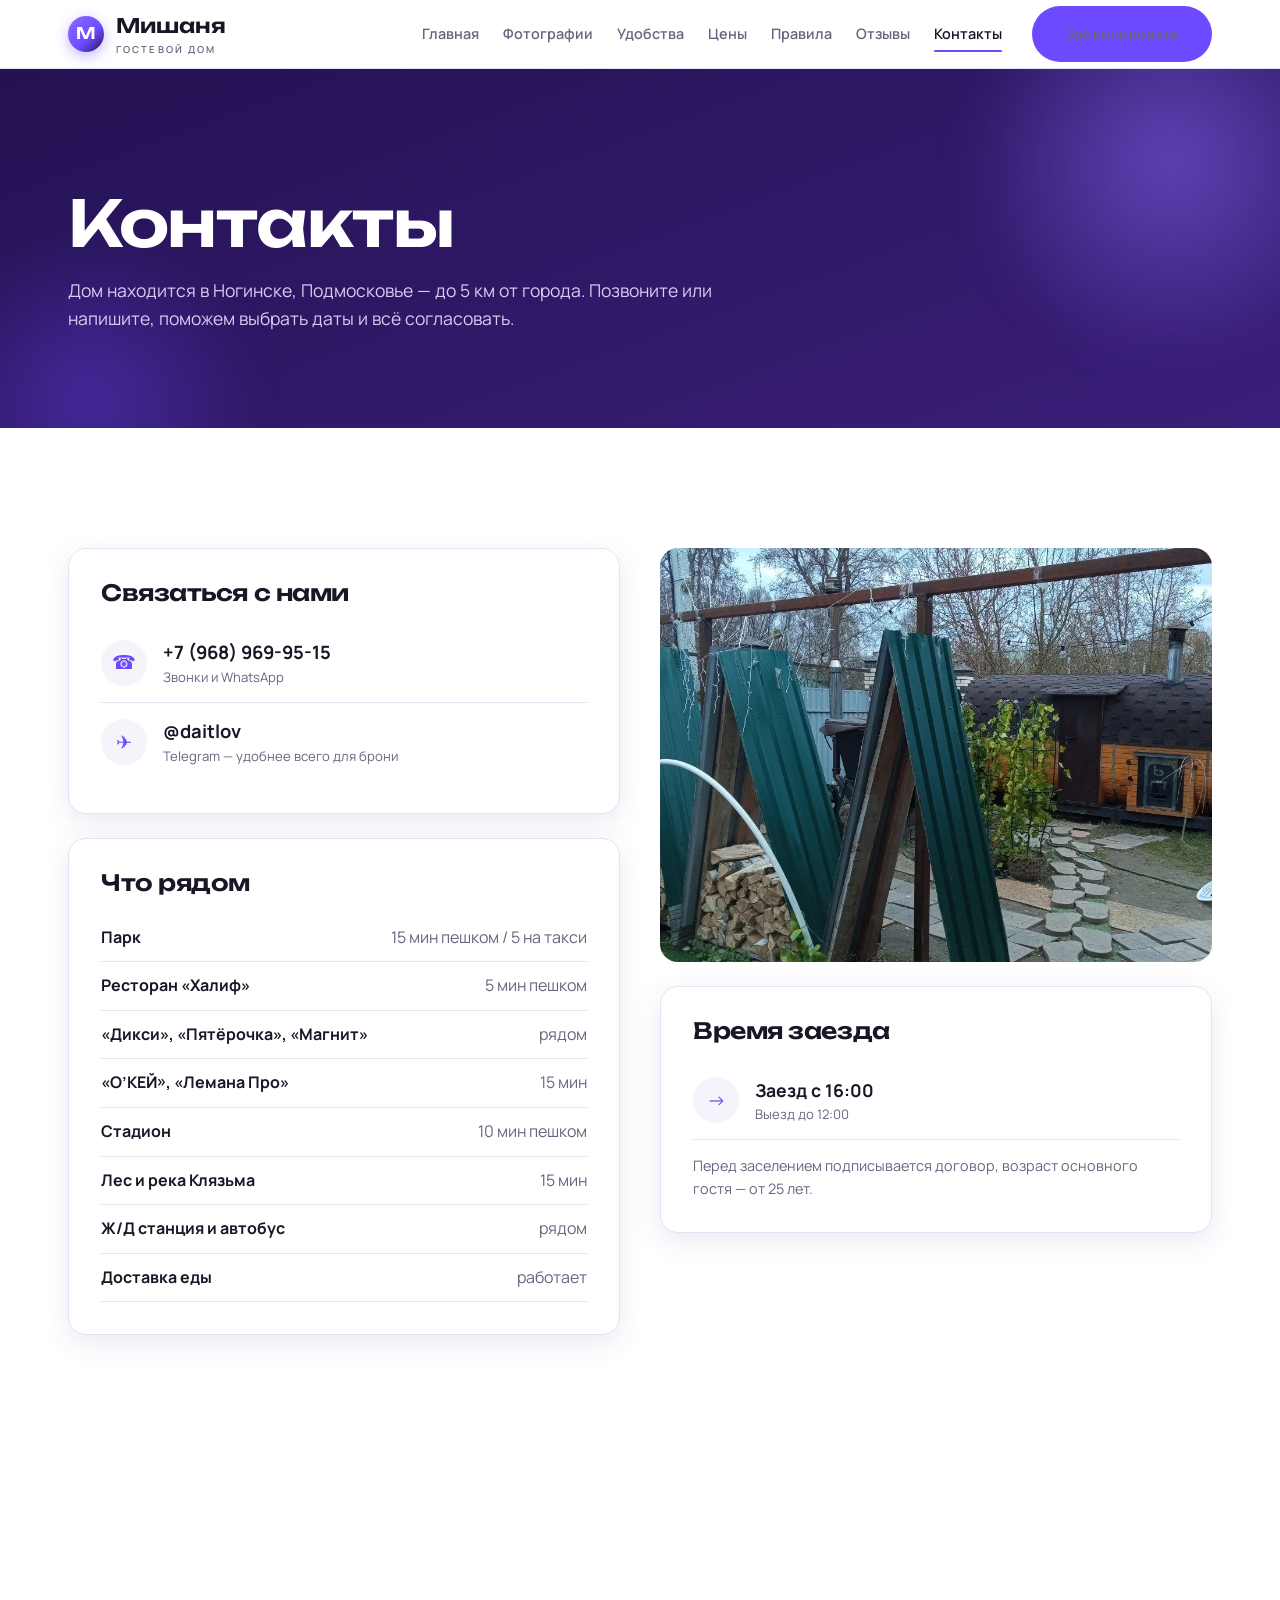
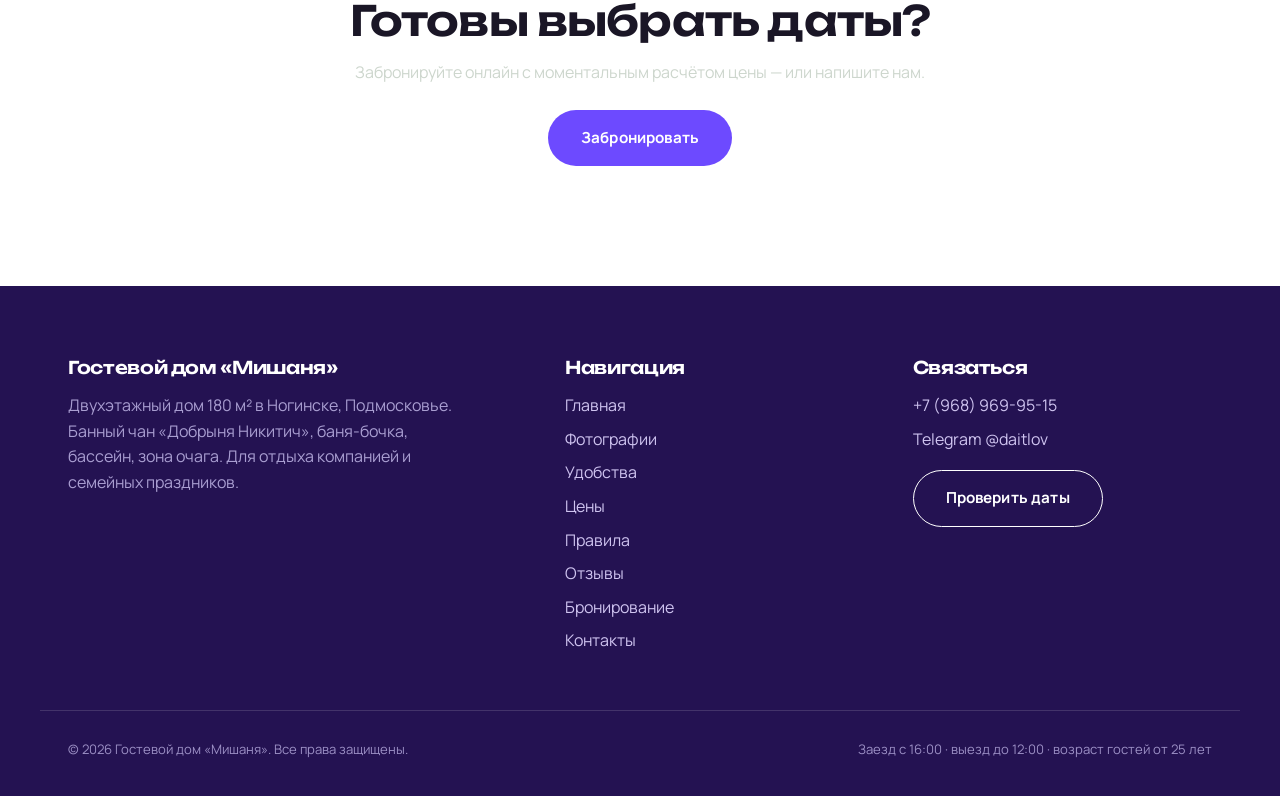
<file: contacts.html>
<!DOCTYPE html>
<html lang="ru">
<head>
<meta charset="UTF-8">
<meta name="viewport" content="width=device-width,initial-scale=1">
<title>Контакты — Гостевой дом «Мишаня»</title>
<meta name="description" content="Контакты гостевого дома «Мишаня»: телефон +7 (968) 969-95-15, Telegram @daitlov. Рядом парк, лес, река Клязьма, магазины и рестораны.">
<link rel="preconnect" href="https://fonts.googleapis.com"><link rel="preconnect" href="https://fonts.gstatic.com" crossorigin>
<link href="https://fonts.googleapis.com/css2?family=Unbounded:wght@400;500;600;700&family=Manrope:wght@400;500;600;700;800&display=swap" rel="stylesheet">
<link rel="stylesheet" href="css/style.css">
<style>
.contact-grid{display:grid;grid-template-columns:1fr 1fr;gap:40px;align-items:start}
@media(max-width:860px){.contact-grid{grid-template-columns:1fr}}
.ccard{background:#fff;border:1px solid var(--line);border-radius:var(--radius);padding:32px;box-shadow:var(--shadow-sm);margin-bottom:24px}
.ccard h2{font-size:1.4rem;margin-bottom:18px}
.cline{display:flex;align-items:center;gap:16px;padding:14px 0;border-bottom:1px solid var(--line)}
.cline:last-child{border-bottom:0}
.cline .ic{width:46px;height:46px;border-radius:50%;background:var(--bg-soft);display:grid;place-items:center;color:var(--violet);font-size:1.2rem;flex:0 0 auto}
.cline a{font-size:1.15rem;font-weight:700;color:var(--ink)}
.cline small{display:block;color:var(--ink-soft);font-size:.82rem;font-weight:400}
.maparea{aspect-ratio:4/3;border-radius:var(--radius)}
.nearby{list-style:none}
.nearby li{padding:11px 0;border-bottom:1px solid var(--line);color:var(--ink-soft);display:flex;justify-content:space-between;gap:12px}
.nearby b{color:var(--ink)}
</style>
</head>
<body data-page="contacts.html">
<div id="site-header"></div>

<section class="pagehead">
  <div class="wrap"><h1>Контакты</h1><p>Дом находится в Ногинске, Подмосковье — до 5 км от города. Позвоните или напишите, поможем выбрать даты и всё согласовать.</p></div>
</section>

<section class="section">
  <div class="wrap contact-grid">
    <div>
      <div class="ccard">
        <h2>Связаться с нами</h2>
        <div class="cline">
          <span class="ic">☎</span>
          <div><a href="tel:+79689699515">+7 (968) 969-95-15</a><small>Звонки и WhatsApp</small></div>
        </div>
        <div class="cline">
          <span class="ic">✈</span>
          <div><a href="https://t.me/daitlov" target="_blank" rel="noopener">@daitlov</a><small>Telegram — удобнее всего для брони</small></div>
        </div>
      </div>
      <div class="ccard">
        <h2>Что рядом</h2>
        <ul class="nearby">
          <li><b>Парк</b><span>15 мин пешком / 5 на такси</span></li>
          <li><b>Ресторан «Халиф»</b><span>5 мин пешком</span></li>
          <li><b>«Дикси», «Пятёрочка», «Магнит»</b><span>рядом</span></li>
          <li><b>«О’КЕЙ», «Лемана Про»</b><span>15 мин</span></li>
          <li><b>Стадион</b><span>10 мин пешком</span></li>
          <li><b>Лес и река Клязьма</b><span>15 мин</span></li>
          <li><b>Ж/Д станция и автобус</b><span>рядом</span></li>
          <li><b>Доставка еды</b><span>работает</span></li>
        </ul>
      </div>
    </div>
    <div>
      <div class="maparea" style="overflow:hidden"><img src="img/house/exterior_04.webp" alt="Двор гостевого дома" loading="lazy" style="width:100%;height:100%;object-fit:cover"></div>
      <div class="ccard" style="margin-top:24px">
        <h2>Время заезда</h2>
        <div class="cline"><span class="ic">→</span><div><b style="font-size:1.1rem">Заезд с 16:00</b><small>Выезд до 12:00</small></div></div>
        <p style="color:var(--ink-soft);font-size:.9rem;margin-top:14px">Перед заселением подписывается договор, возраст основного гостя — от 25 лет.</p>
      </div>
    </div>
  </div>
</section>

<section class="section bg-forest" style="text-align:center">
  <div class="wrap">
    <h2 style="font-size:clamp(1.8rem,4vw,2.6rem);margin-bottom:16px">Готовы выбрать даты?</h2>
    <p style="color:#cdd6cd;margin-bottom:24px">Забронируйте онлайн с моментальным расчётом цены — или напишите нам.</p>
    <a href="booking.html" class="btn btn--primary">Забронировать</a>
  </div>
</section>

<div id="site-footer"></div>
<script src="js/common.js"></script>
</body>
</html>
</file>
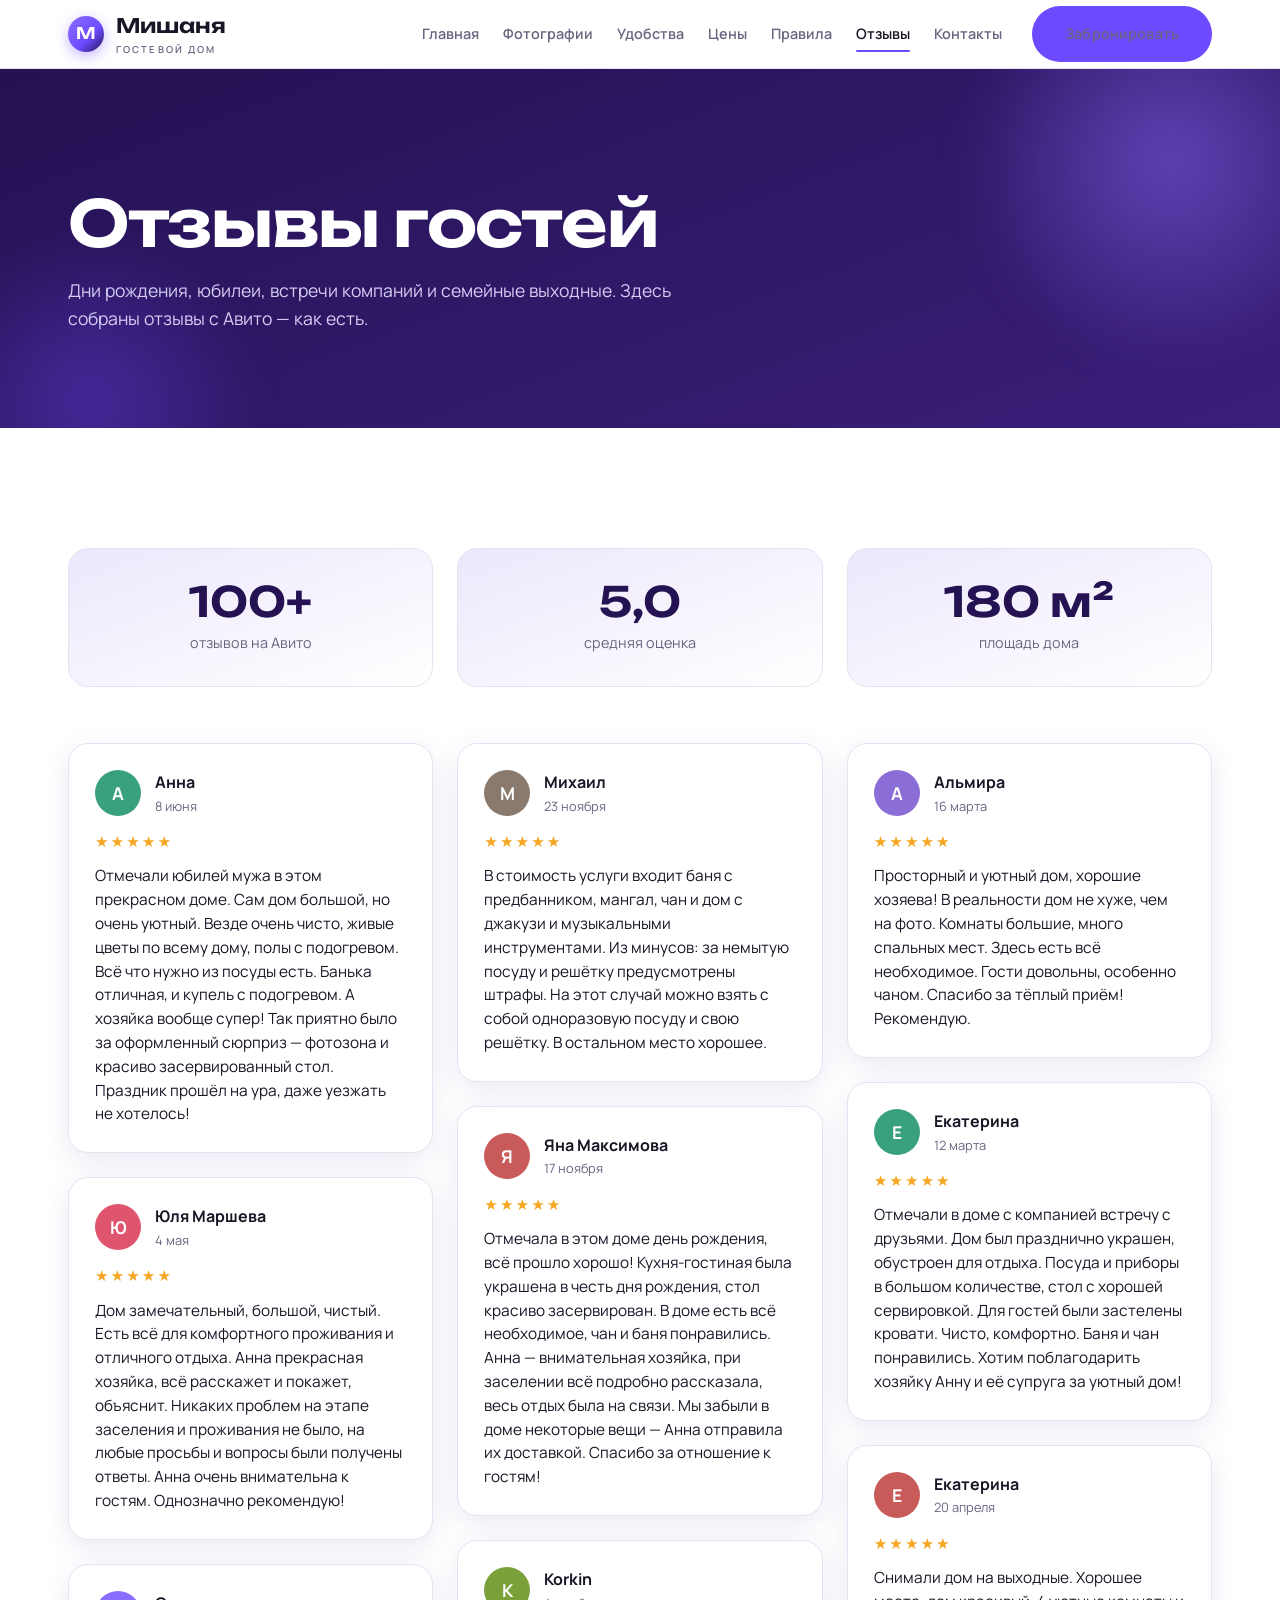
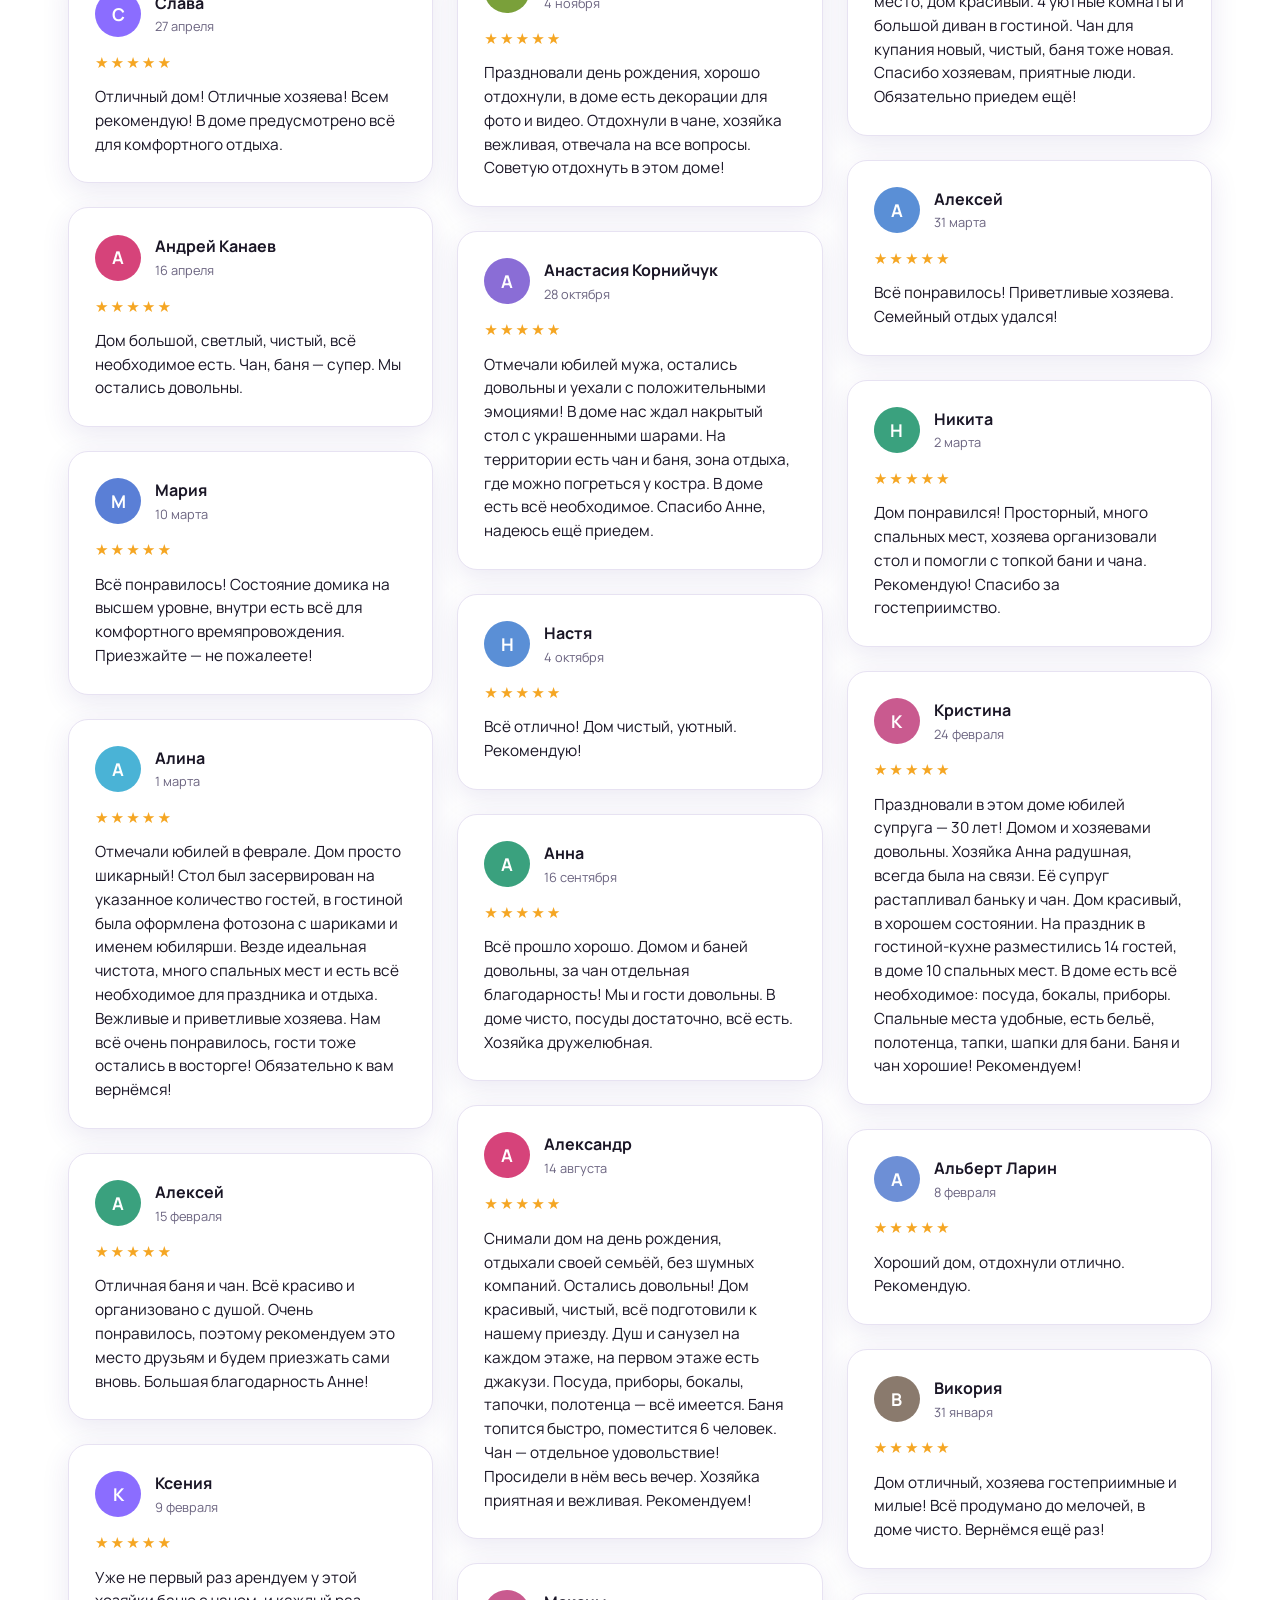
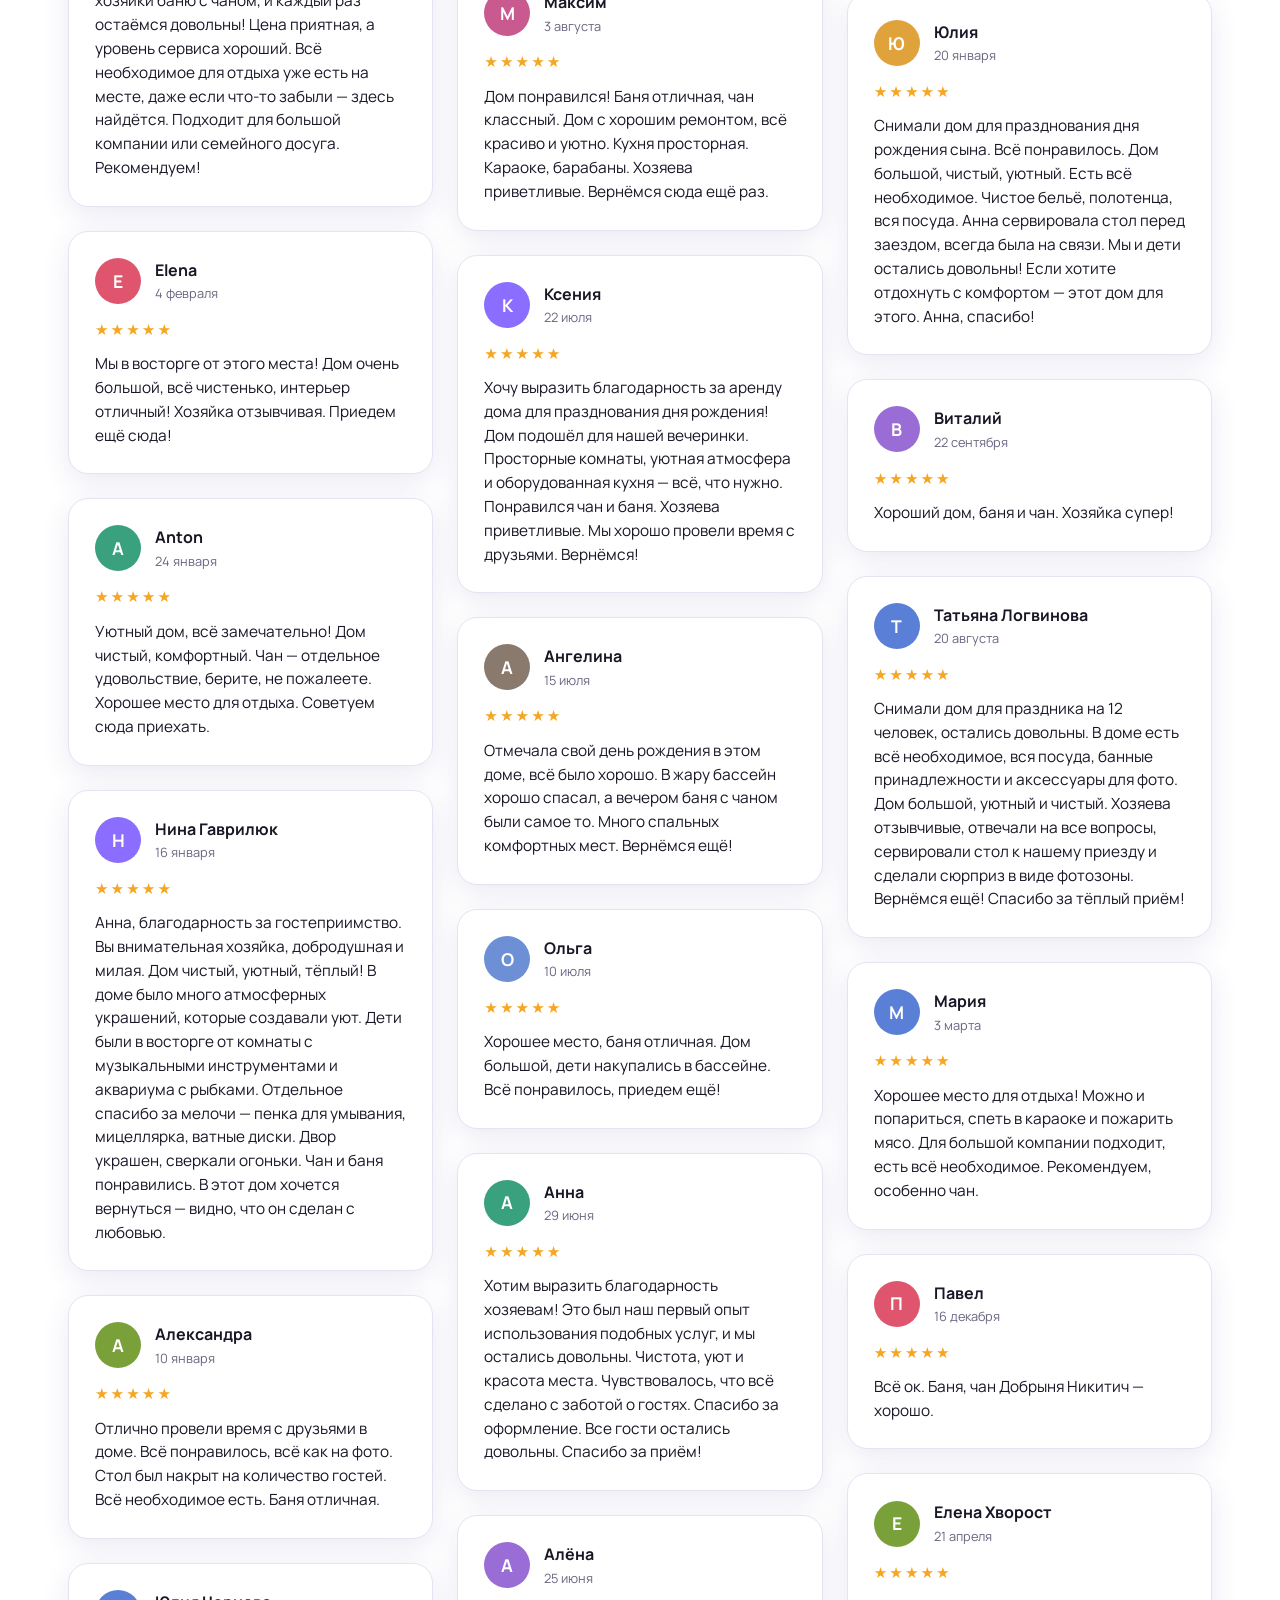
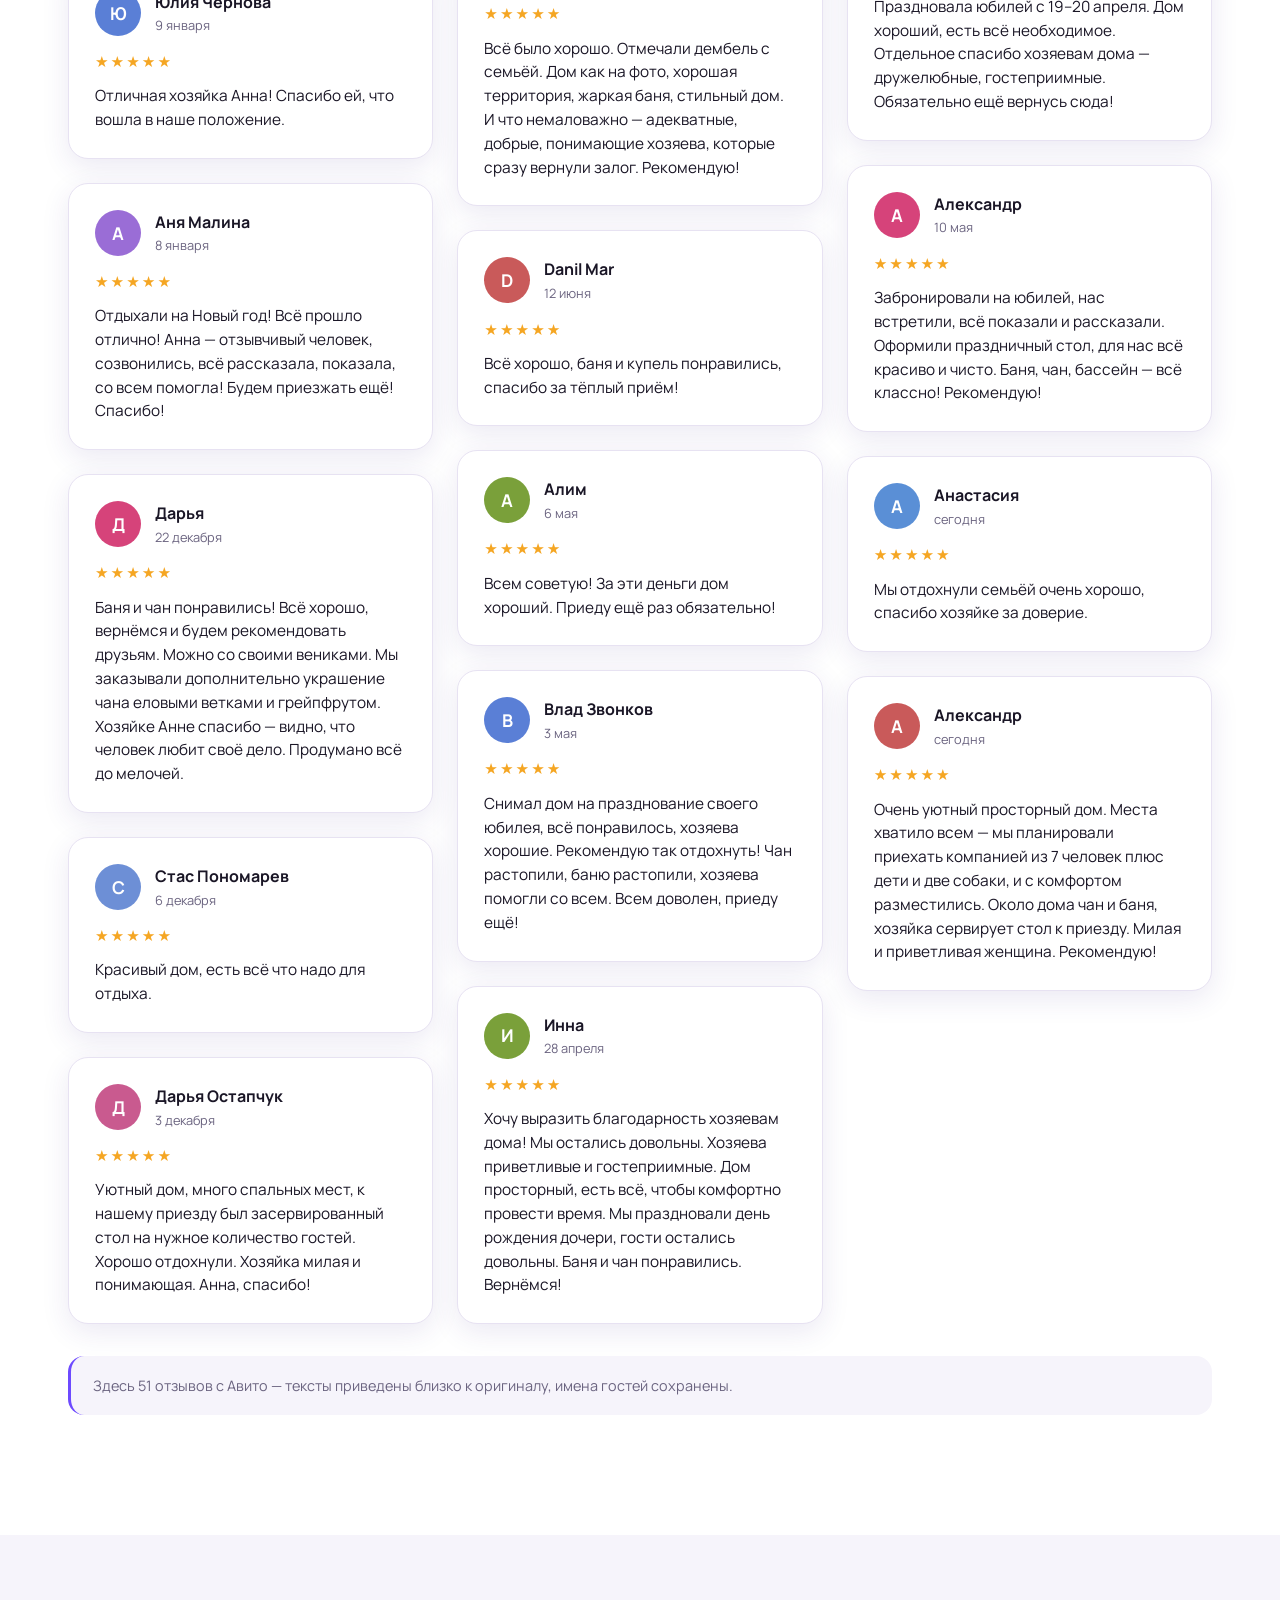
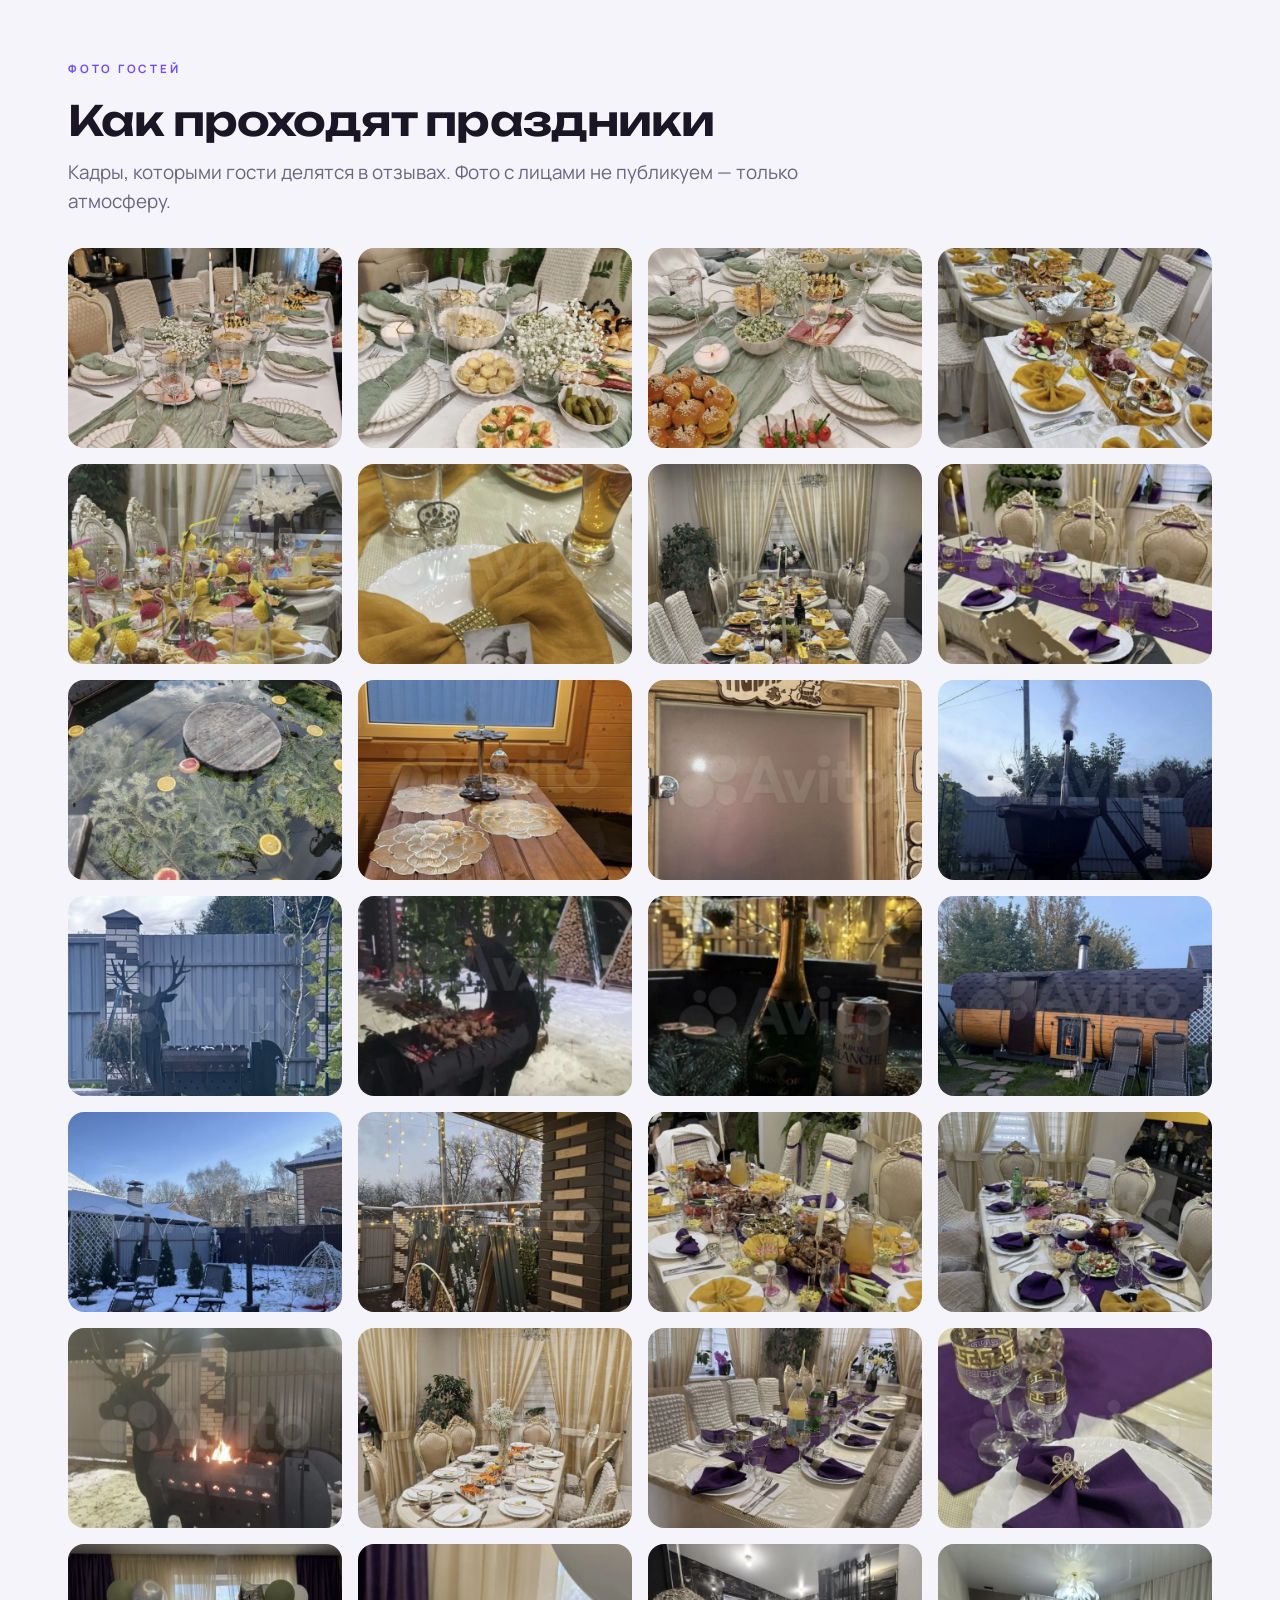
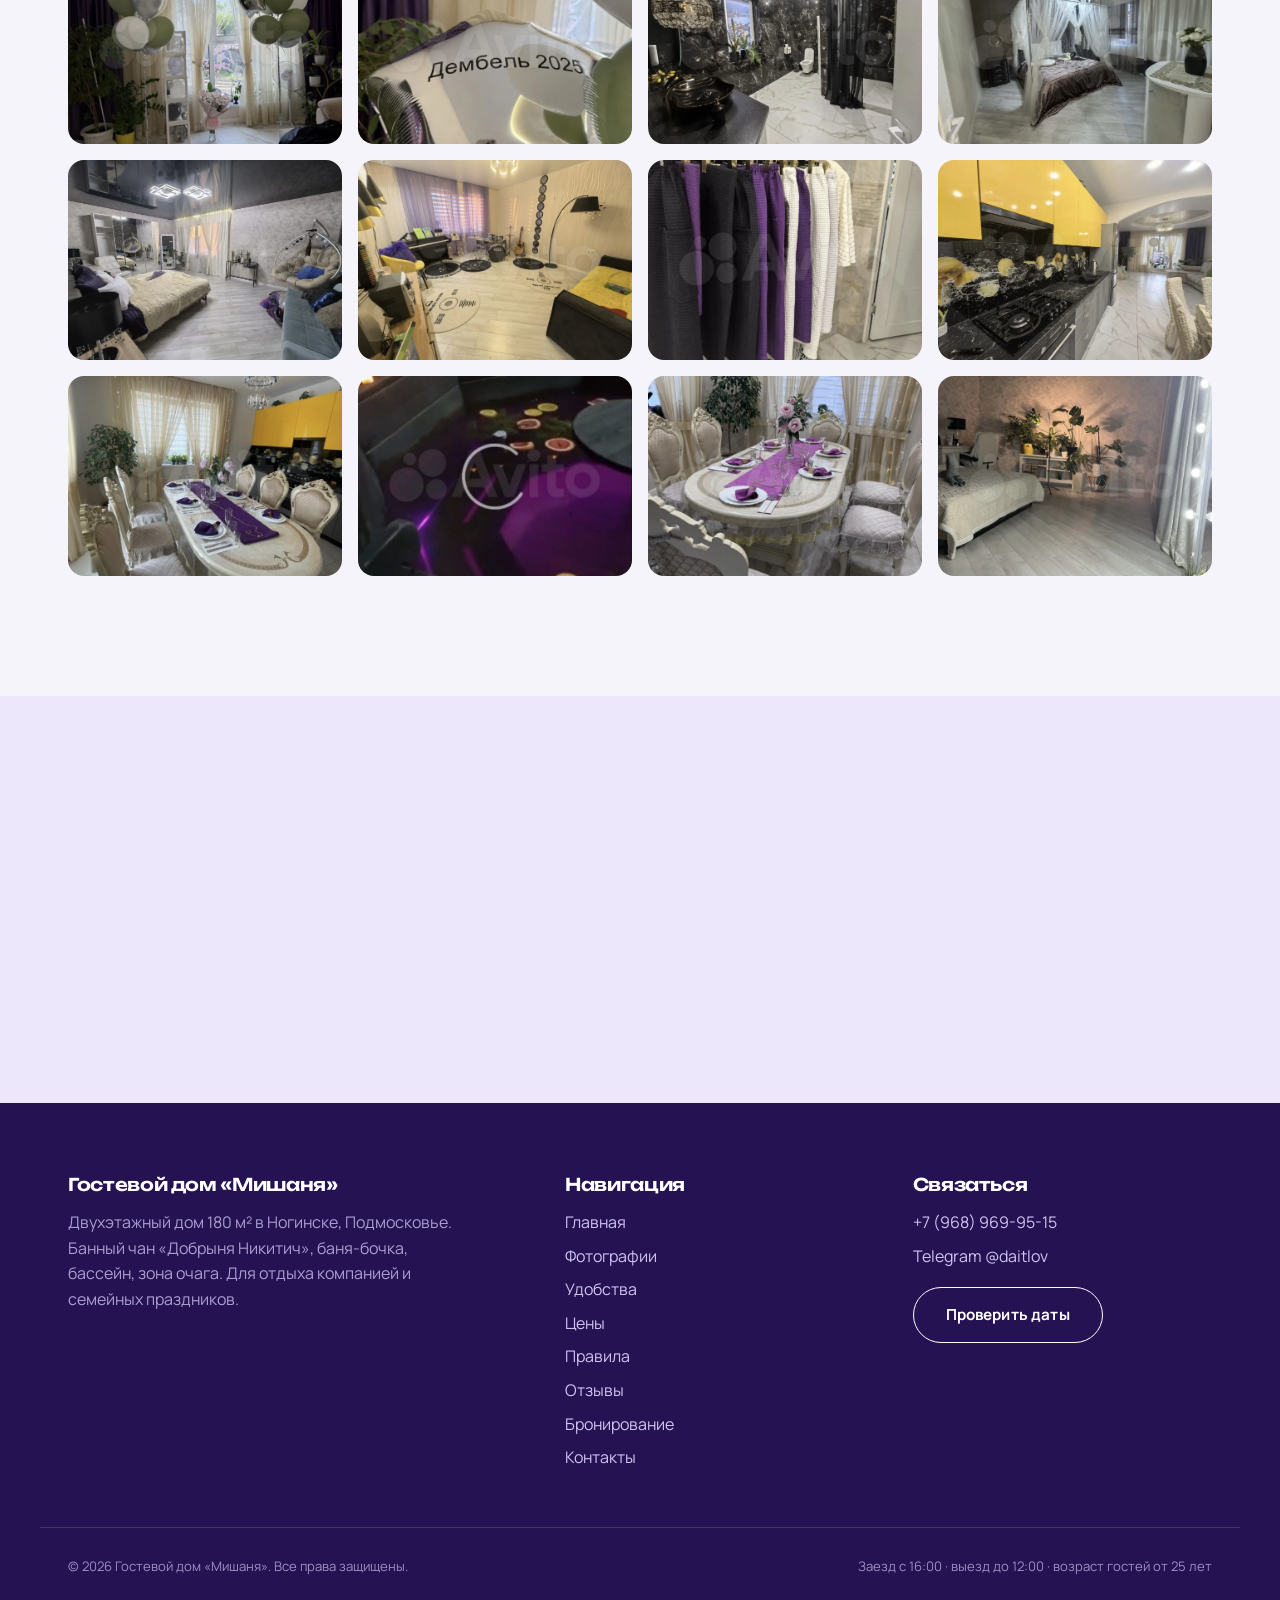
<file: guests.html>
<!DOCTYPE html>
<html lang="ru">
<head>
<meta charset="UTF-8">
<meta name="viewport" content="width=device-width,initial-scale=1">
<title>Отзывы гостей — Гостевой дом «Мишаня» в Ногинске</title>
<meta name="description" content="Отзывы гостей дома «Мишаня» в Ногинске, Подмосковье. Праздники, юбилеи, отдых компаний. Более 100 отзывов на Авито.">
<link rel="preconnect" href="https://fonts.googleapis.com"><link rel="preconnect" href="https://fonts.gstatic.com" crossorigin>
<link href="https://fonts.googleapis.com/css2?family=Unbounded:wght@400;500;600;700&family=Manrope:wght@400;500;600;700;800&display=swap" rel="stylesheet">
<link rel="stylesheet" href="css/style.css">
<style>
.rev-grid{columns:3;column-gap:24px;margin-top:8px}
@media(max-width:900px){.rev-grid{columns:2}}
@media(max-width:600px){.rev-grid{columns:1}}
.rev{break-inside:avoid;margin-bottom:24px;background:#fff;border:1px solid var(--line);border-radius:20px;padding:26px;box-shadow:var(--shadow-sm)}
.rev__top{display:flex;align-items:center;gap:14px;margin-bottom:14px}
.rev__ava{width:46px;height:46px;border-radius:50%;display:grid;place-items:center;color:#fff;font-weight:700;font-size:1.1rem;flex:0 0 auto}
.rev__name{font-weight:700}
.rev__date{font-size:.8rem;color:var(--ink-soft)}
.rev__stars{color:#f5a623;letter-spacing:2px;margin-bottom:10px;font-size:.95rem}
.rev__text{color:var(--ink);line-height:1.55;font-size:.96rem}
.stat-row{display:grid;grid-template-columns:repeat(3,1fr);gap:24px;margin-bottom:56px}
@media(max-width:680px){.stat-row{grid-template-columns:1fr;gap:16px}}
.stat{background:linear-gradient(160deg,var(--lilac),#fff);border:1px solid var(--line);border-radius:20px;padding:32px;text-align:center}
.stat__n{font-family:var(--font-display);font-size:2.6rem;font-weight:600;color:var(--violet-deep);line-height:1}
.stat__l{color:var(--ink-soft);margin-top:8px;font-size:.9rem}
.gnote{margin-top:32px;padding:18px 22px;background:var(--bg-soft);border-radius:16px;color:var(--ink-soft);font-size:.9rem;border-left:3px solid var(--violet)}
.gphoto-grid{display:grid;grid-template-columns:repeat(4,1fr);grid-auto-rows:200px;gap:16px;margin-top:8px}
@media(max-width:900px){.gphoto-grid{grid-template-columns:repeat(3,1fr);grid-auto-rows:180px}}
@media(max-width:560px){.gphoto-grid{grid-template-columns:repeat(2,1fr);grid-auto-rows:150px}}
.gphoto{border-radius:16px;overflow:hidden}
.gphoto img{width:100%;height:100%;object-fit:cover;display:block;transition:transform .5s cubic-bezier(.2,.7,.3,1)}
.gphoto:hover img{transform:scale(1.06)}
</style>
</head>
<body data-page="guests.html">
<div id="site-header"></div>

<section class="pagehead">
  <div class="wrap"><h1>Отзывы гостей</h1><p>Дни рождения, юбилеи, встречи компаний и семейные выходные. Здесь собраны отзывы с Авито — как есть.</p></div>
</section>

<section class="section">
  <div class="wrap">
    <div class="stat-row">
      <div class="stat reveal"><div class="stat__n">100+</div><div class="stat__l">отзывов на Авито</div></div>
      <div class="stat reveal reveal-d1"><div class="stat__n">5,0</div><div class="stat__l">средняя оценка</div></div>
      <div class="stat reveal reveal-d2"><div class="stat__n">180 м²</div><div class="stat__l">площадь дома</div></div>
    </div>

    <div class="rev-grid">
      <div class="rev reveal">
        <div class="rev__top"><div class="rev__ava" style="background:#3aa17e">А</div><div><div class="rev__name">Анна</div><div class="rev__date">8 июня</div></div></div>
        <div class="rev__stars">★★★★★</div>
        <div class="rev__text">Отмечали юбилей мужа в этом прекрасном доме. Сам дом большой, но очень уютный. Везде очень чисто, живые цветы по всему дому, полы с подогревом. Всё что нужно из посуды есть. Банька отличная, и купель с подогревом. А хозяйка вообще супер! Так приятно было за оформленный сюрприз — фотозона и красиво засервированный стол. Праздник прошёл на ура, даже уезжать не хотелось!</div>
      </div>
      <div class="rev reveal reveal-d2">
        <div class="rev__top"><div class="rev__ava" style="background:#e0556e">Ю</div><div><div class="rev__name">Юля Маршева</div><div class="rev__date">4 мая</div></div></div>
        <div class="rev__stars">★★★★★</div>
        <div class="rev__text">Дом замечательный, большой, чистый. Есть всё для комфортного проживания и отличного отдыха. Анна прекрасная хозяйка, всё расскажет и покажет, объяснит. Никаких проблем на этапе заселения и проживания не было, на любые просьбы и вопросы были получены ответы. Анна очень внимательна к гостям. Однозначно рекомендую!</div>
      </div>
      <div class="rev reveal reveal-d3">
        <div class="rev__top"><div class="rev__ava" style="background:#8b6dff">С</div><div><div class="rev__name">Слава</div><div class="rev__date">27 апреля</div></div></div>
        <div class="rev__stars">★★★★★</div>
        <div class="rev__text">Отличный дом! Отличные хозяева! Всем рекомендую! В доме предусмотрено всё для комфортного отдыха.</div>
      </div>
      <div class="rev reveal">
        <div class="rev__top"><div class="rev__ava" style="background:#d6437a">А</div><div><div class="rev__name">Андрей Канаев</div><div class="rev__date">16 апреля</div></div></div>
        <div class="rev__stars">★★★★★</div>
        <div class="rev__text">Дом большой, светлый, чистый, всё необходимое есть. Чан, баня — супер. Мы остались довольны.</div>
      </div>
      <div class="rev reveal reveal-d2">
        <div class="rev__top"><div class="rev__ava" style="background:#5a7fd6">М</div><div><div class="rev__name">Мария</div><div class="rev__date">10 марта</div></div></div>
        <div class="rev__stars">★★★★★</div>
        <div class="rev__text">Всё понравилось! Состояние домика на высшем уровне, внутри есть всё для комфортного времяпровождения. Приезжайте — не пожалеете!</div>
      </div>
      <div class="rev reveal reveal-d3">
        <div class="rev__top"><div class="rev__ava" style="background:#4ab3d6">А</div><div><div class="rev__name">Алина</div><div class="rev__date">1 марта</div></div></div>
        <div class="rev__stars">★★★★★</div>
        <div class="rev__text">Отмечали юбилей в феврале. Дом просто шикарный! Стол был засервирован на указанное количество гостей, в гостиной была оформлена фотозона с шариками и именем юбилярши. Везде идеальная чистота, много спальных мест и есть всё необходимое для праздника и отдыха. Вежливые и приветливые хозяева. Нам всё очень понравилось, гости тоже остались в восторге! Обязательно к вам вернёмся!</div>
      </div>
      <div class="rev reveal">
        <div class="rev__top"><div class="rev__ava" style="background:#3aa17e">А</div><div><div class="rev__name">Алексей</div><div class="rev__date">15 февраля</div></div></div>
        <div class="rev__stars">★★★★★</div>
        <div class="rev__text">Отличная баня и чан. Всё красиво и организовано с душой. Очень понравилось, поэтому рекомендуем это место друзьям и будем приезжать сами вновь. Большая благодарность Анне!</div>
      </div>
      <div class="rev reveal reveal-d2">
        <div class="rev__top"><div class="rev__ava" style="background:#8b6dff">К</div><div><div class="rev__name">Ксения</div><div class="rev__date">9 февраля</div></div></div>
        <div class="rev__stars">★★★★★</div>
        <div class="rev__text">Уже не первый раз арендуем у этой хозяйки баню с чаном, и каждый раз остаёмся довольны! Цена приятная, а уровень сервиса хороший. Всё необходимое для отдыха уже есть на месте, даже если что-то забыли — здесь найдётся. Подходит для большой компании или семейного досуга. Рекомендуем!</div>
      </div>
      <div class="rev reveal reveal-d3">
        <div class="rev__top"><div class="rev__ava" style="background:#e0556e">E</div><div><div class="rev__name">Elena</div><div class="rev__date">4 февраля</div></div></div>
        <div class="rev__stars">★★★★★</div>
        <div class="rev__text">Мы в восторге от этого места! Дом очень большой, всё чистенько, интерьер отличный! Хозяйка отзывчивая. Приедем ещё сюда!</div>
      </div>
      <div class="rev reveal">
        <div class="rev__top"><div class="rev__ava" style="background:#3aa17e">A</div><div><div class="rev__name">Anton</div><div class="rev__date">24 января</div></div></div>
        <div class="rev__stars">★★★★★</div>
        <div class="rev__text">Уютный дом, всё замечательно! Дом чистый, комфортный. Чан — отдельное удовольствие, берите, не пожалеете. Хорошее место для отдыха. Советуем сюда приехать.</div>
      </div>
      <div class="rev reveal reveal-d2">
        <div class="rev__top"><div class="rev__ava" style="background:#8b6dff">Н</div><div><div class="rev__name">Нина Гаврилюк</div><div class="rev__date">16 января</div></div></div>
        <div class="rev__stars">★★★★★</div>
        <div class="rev__text">Анна, благодарность за гостеприимство. Вы внимательная хозяйка, добродушная и милая. Дом чистый, уютный, тёплый! В доме было много атмосферных украшений, которые создавали уют. Дети были в восторге от комнаты с музыкальными инструментами и аквариума с рыбками. Отдельное спасибо за мелочи — пенка для умывания, мицеллярка, ватные диски. Двор украшен, сверкали огоньки. Чан и баня понравились. В этот дом хочется вернуться — видно, что он сделан с любовью.</div>
      </div>
      <div class="rev reveal reveal-d3">
        <div class="rev__top"><div class="rev__ava" style="background:#7aa03a">А</div><div><div class="rev__name">Александра</div><div class="rev__date">10 января</div></div></div>
        <div class="rev__stars">★★★★★</div>
        <div class="rev__text">Отлично провели время с друзьями в доме. Всё понравилось, всё как на фото. Стол был накрыт на количество гостей. Всё необходимое есть. Баня отличная.</div>
      </div>
      <div class="rev reveal">
        <div class="rev__top"><div class="rev__ava" style="background:#5a7fd6">Ю</div><div><div class="rev__name">Юлия Чернова</div><div class="rev__date">9 января</div></div></div>
        <div class="rev__stars">★★★★★</div>
        <div class="rev__text">Отличная хозяйка Анна! Спасибо ей, что вошла в наше положение.</div>
      </div>
      <div class="rev reveal reveal-d2">
        <div class="rev__top"><div class="rev__ava" style="background:#9a6dd6">А</div><div><div class="rev__name">Аня Малина</div><div class="rev__date">8 января</div></div></div>
        <div class="rev__stars">★★★★★</div>
        <div class="rev__text">Отдыхали на Новый год! Всё прошло отлично! Анна — отзывчивый человек, созвонились, всё рассказала, показала, со всем помогла! Будем приезжать ещё! Спасибо!</div>
      </div>
      <div class="rev reveal reveal-d3">
        <div class="rev__top"><div class="rev__ava" style="background:#d6437a">Д</div><div><div class="rev__name">Дарья</div><div class="rev__date">22 декабря</div></div></div>
        <div class="rev__stars">★★★★★</div>
        <div class="rev__text">Баня и чан понравились! Всё хорошо, вернёмся и будем рекомендовать друзьям. Можно со своими вениками. Мы заказывали дополнительно украшение чана еловыми ветками и грейпфрутом. Хозяйке Анне спасибо — видно, что человек любит своё дело. Продумано всё до мелочей.</div>
      </div>
      <div class="rev reveal">
        <div class="rev__top"><div class="rev__ava" style="background:#6d8fd6">С</div><div><div class="rev__name">Стас Пономарев</div><div class="rev__date">6 декабря</div></div></div>
        <div class="rev__stars">★★★★★</div>
        <div class="rev__text">Красивый дом, есть всё что надо для отдыха.</div>
      </div>
      <div class="rev reveal reveal-d2">
        <div class="rev__top"><div class="rev__ava" style="background:#c95a8f">Д</div><div><div class="rev__name">Дарья Остапчук</div><div class="rev__date">3 декабря</div></div></div>
        <div class="rev__stars">★★★★★</div>
        <div class="rev__text">Уютный дом, много спальных мест, к нашему приезду был засервированный стол на нужное количество гостей. Хорошо отдохнули. Хозяйка милая и понимающая. Анна, спасибо!</div>
      </div>
      <div class="rev reveal reveal-d3">
        <div class="rev__top"><div class="rev__ava" style="background:#8a7a6d">М</div><div><div class="rev__name">Михаил</div><div class="rev__date">23 ноября</div></div></div>
        <div class="rev__stars">★★★★★</div>
        <div class="rev__text">В стоимость услуги входит баня с предбанником, мангал, чан и дом с джакузи и музыкальными инструментами. Из минусов: за немытую посуду и решётку предусмотрены штрафы. На этот случай можно взять с собой одноразовую посуду и свою решётку. В остальном место хорошее.</div>
      </div>
      <div class="rev reveal">
        <div class="rev__top"><div class="rev__ava" style="background:#c95a5a">Я</div><div><div class="rev__name">Яна Максимова</div><div class="rev__date">17 ноября</div></div></div>
        <div class="rev__stars">★★★★★</div>
        <div class="rev__text">Отмечала в этом доме день рождения, всё прошло хорошо! Кухня-гостиная была украшена в честь дня рождения, стол красиво засервирован. В доме есть всё необходимое, чан и баня понравились. Анна — внимательная хозяйка, при заселении всё подробно рассказала, весь отдых была на связи. Мы забыли в доме некоторые вещи — Анна отправила их доставкой. Спасибо за отношение к гостям!</div>
      </div>
      <div class="rev reveal reveal-d2">
        <div class="rev__top"><div class="rev__ava" style="background:#7aa03a">K</div><div><div class="rev__name">Korkin</div><div class="rev__date">4 ноября</div></div></div>
        <div class="rev__stars">★★★★★</div>
        <div class="rev__text">Праздновали день рождения, хорошо отдохнули, в доме есть декорации для фото и видео. Отдохнули в чане, хозяйка вежливая, отвечала на все вопросы. Советую отдохнуть в этом доме!</div>
      </div>
      <div class="rev reveal reveal-d3">
        <div class="rev__top"><div class="rev__ava" style="background:#8a6dd6">А</div><div><div class="rev__name">Анастасия Корнийчук</div><div class="rev__date">28 октября</div></div></div>
        <div class="rev__stars">★★★★★</div>
        <div class="rev__text">Отмечали юбилей мужа, остались довольны и уехали с положительными эмоциями! В доме нас ждал накрытый стол с украшенными шарами. На территории есть чан и баня, зона отдыха, где можно погреться у костра. В доме есть всё необходимое. Спасибо Анне, надеюсь ещё приедем.</div>
      </div>
      <div class="rev reveal">
        <div class="rev__top"><div class="rev__ava" style="background:#5a8fd6">Н</div><div><div class="rev__name">Настя</div><div class="rev__date">4 октября</div></div></div>
        <div class="rev__stars">★★★★★</div>
        <div class="rev__text">Всё отлично! Дом чистый, уютный. Рекомендую!</div>
      </div>
      <div class="rev reveal reveal-d2">
        <div class="rev__top"><div class="rev__ava" style="background:#3aa17e">А</div><div><div class="rev__name">Анна</div><div class="rev__date">16 сентября</div></div></div>
        <div class="rev__stars">★★★★★</div>
        <div class="rev__text">Всё прошло хорошо. Домом и баней довольны, за чан отдельная благодарность! Мы и гости довольны. В доме чисто, посуды достаточно, всё есть. Хозяйка дружелюбная.</div>
      </div>
      <div class="rev reveal reveal-d3">
        <div class="rev__top"><div class="rev__ava" style="background:#d6437a">А</div><div><div class="rev__name">Александр</div><div class="rev__date">14 августа</div></div></div>
        <div class="rev__stars">★★★★★</div>
        <div class="rev__text">Снимали дом на день рождения, отдыхали своей семьёй, без шумных компаний. Остались довольны! Дом красивый, чистый, всё подготовили к нашему приезду. Душ и санузел на каждом этаже, на первом этаже есть джакузи. Посуда, приборы, бокалы, тапочки, полотенца — всё имеется. Баня топится быстро, поместится 6 человек. Чан — отдельное удовольствие! Просидели в нём весь вечер. Хозяйка приятная и вежливая. Рекомендуем!</div>
      </div>
      <div class="rev reveal">
        <div class="rev__top"><div class="rev__ava" style="background:#c95a8f">М</div><div><div class="rev__name">Максим</div><div class="rev__date">3 августа</div></div></div>
        <div class="rev__stars">★★★★★</div>
        <div class="rev__text">Дом понравился! Баня отличная, чан классный. Дом с хорошим ремонтом, всё красиво и уютно. Кухня просторная. Караоке, барабаны. Хозяева приветливые. Вернёмся сюда ещё раз.</div>
      </div>
      <div class="rev reveal reveal-d2">
        <div class="rev__top"><div class="rev__ava" style="background:#8b6dff">К</div><div><div class="rev__name">Ксения</div><div class="rev__date">22 июля</div></div></div>
        <div class="rev__stars">★★★★★</div>
        <div class="rev__text">Хочу выразить благодарность за аренду дома для празднования дня рождения! Дом подошёл для нашей вечеринки. Просторные комнаты, уютная атмосфера и оборудованная кухня — всё, что нужно. Понравился чан и баня. Хозяева приветливые. Мы хорошо провели время с друзьями. Вернёмся!</div>
      </div>
      <div class="rev reveal reveal-d3">
        <div class="rev__top"><div class="rev__ava" style="background:#8a7a6d">А</div><div><div class="rev__name">Ангелина</div><div class="rev__date">15 июля</div></div></div>
        <div class="rev__stars">★★★★★</div>
        <div class="rev__text">Отмечала свой день рождения в этом доме, всё было хорошо. В жару бассейн хорошо спасал, а вечером баня с чаном были самое то. Много спальных комфортных мест. Вернёмся ещё!</div>
      </div>
      <div class="rev reveal">
        <div class="rev__top"><div class="rev__ava" style="background:#6d8fd6">О</div><div><div class="rev__name">Ольга</div><div class="rev__date">10 июля</div></div></div>
        <div class="rev__stars">★★★★★</div>
        <div class="rev__text">Хорошее место, баня отличная. Дом большой, дети накупались в бассейне. Всё понравилось, приедем ещё!</div>
      </div>
      <div class="rev reveal reveal-d2">
        <div class="rev__top"><div class="rev__ava" style="background:#3aa17e">А</div><div><div class="rev__name">Анна</div><div class="rev__date">29 июня</div></div></div>
        <div class="rev__stars">★★★★★</div>
        <div class="rev__text">Хотим выразить благодарность хозяевам! Это был наш первый опыт использования подобных услуг, и мы остались довольны. Чистота, уют и красота места. Чувствовалось, что всё сделано с заботой о гостях. Спасибо за оформление. Все гости остались довольны. Спасибо за приём!</div>
      </div>
      <div class="rev reveal reveal-d3">
        <div class="rev__top"><div class="rev__ava" style="background:#9a6dd6">А</div><div><div class="rev__name">Алёна</div><div class="rev__date">25 июня</div></div></div>
        <div class="rev__stars">★★★★★</div>
        <div class="rev__text">Всё было хорошо. Отмечали дембель с семьёй. Дом как на фото, хорошая территория, жаркая баня, стильный дом. И что немаловажно — адекватные, добрые, понимающие хозяева, которые сразу вернули залог. Рекомендую!</div>
      </div>
      <div class="rev reveal">
        <div class="rev__top"><div class="rev__ava" style="background:#c95a5a">D</div><div><div class="rev__name">Danil Mar</div><div class="rev__date">12 июня</div></div></div>
        <div class="rev__stars">★★★★★</div>
        <div class="rev__text">Всё хорошо, баня и купель понравились, спасибо за тёплый приём!</div>
      </div>
      <div class="rev reveal reveal-d2">
        <div class="rev__top"><div class="rev__ava" style="background:#7aa03a">А</div><div><div class="rev__name">Алим</div><div class="rev__date">6 мая</div></div></div>
        <div class="rev__stars">★★★★★</div>
        <div class="rev__text">Всем советую! За эти деньги дом хороший. Приеду ещё раз обязательно!</div>
      </div>
      <div class="rev reveal reveal-d3">
        <div class="rev__top"><div class="rev__ava" style="background:#5a7fd6">В</div><div><div class="rev__name">Влад Звонков</div><div class="rev__date">3 мая</div></div></div>
        <div class="rev__stars">★★★★★</div>
        <div class="rev__text">Снимал дом на празднование своего юбилея, всё понравилось, хозяева хорошие. Рекомендую так отдохнуть! Чан растопили, баню растопили, хозяева помогли со всем. Всем доволен, приеду ещё!</div>
      </div>
      <div class="rev reveal">
        <div class="rev__top"><div class="rev__ava" style="background:#7aa03a">И</div><div><div class="rev__name">Инна</div><div class="rev__date">28 апреля</div></div></div>
        <div class="rev__stars">★★★★★</div>
        <div class="rev__text">Хочу выразить благодарность хозяевам дома! Мы остались довольны. Хозяева приветливые и гостеприимные. Дом просторный, есть всё, чтобы комфортно провести время. Мы праздновали день рождения дочери, гости остались довольны. Баня и чан понравились. Вернёмся!</div>
      </div>
      <div class="rev reveal reveal-d2">
        <div class="rev__top"><div class="rev__ava" style="background:#8a6dd6">А</div><div><div class="rev__name">Альмира</div><div class="rev__date">16 марта</div></div></div>
        <div class="rev__stars">★★★★★</div>
        <div class="rev__text">Просторный и уютный дом, хорошие хозяева! В реальности дом не хуже, чем на фото. Комнаты большие, много спальных мест. Здесь есть всё необходимое. Гости довольны, особенно чаном. Спасибо за тёплый приём! Рекомендую.</div>
      </div>
      <div class="rev reveal reveal-d3">
        <div class="rev__top"><div class="rev__ava" style="background:#3aa17e">Е</div><div><div class="rev__name">Екатерина</div><div class="rev__date">12 марта</div></div></div>
        <div class="rev__stars">★★★★★</div>
        <div class="rev__text">Отмечали в доме с компанией встречу с друзьями. Дом был празднично украшен, обустроен для отдыха. Посуда и приборы в большом количестве, стол с хорошей сервировкой. Для гостей были застелены кровати. Чисто, комфортно. Баня и чан понравились. Хотим поблагодарить хозяйку Анну и её супруга за уютный дом!</div>
      </div>
      <div class="rev reveal">
        <div class="rev__top"><div class="rev__ava" style="background:#c95a5a">Е</div><div><div class="rev__name">Екатерина</div><div class="rev__date">20 апреля</div></div></div>
        <div class="rev__stars">★★★★★</div>
        <div class="rev__text">Снимали дом на выходные. Хорошее место, дом красивый. 4 уютные комнаты и большой диван в гостиной. Чан для купания новый, чистый, баня тоже новая. Спасибо хозяевам, приятные люди. Обязательно приедем ещё!</div>
      </div>
      <div class="rev reveal reveal-d2">
        <div class="rev__top"><div class="rev__ava" style="background:#5a8fd6">А</div><div><div class="rev__name">Алексей</div><div class="rev__date">31 марта</div></div></div>
        <div class="rev__stars">★★★★★</div>
        <div class="rev__text">Всё понравилось! Приветливые хозяева. Семейный отдых удался!</div>
      </div>
      <div class="rev reveal reveal-d3">
        <div class="rev__top"><div class="rev__ava" style="background:#3aa17e">Н</div><div><div class="rev__name">Никита</div><div class="rev__date">2 марта</div></div></div>
        <div class="rev__stars">★★★★★</div>
        <div class="rev__text">Дом понравился! Просторный, много спальных мест, хозяева организовали стол и помогли с топкой бани и чана. Рекомендую! Спасибо за гостеприимство.</div>
      </div>
      <div class="rev reveal">
        <div class="rev__top"><div class="rev__ava" style="background:#c95a8f">К</div><div><div class="rev__name">Кристина</div><div class="rev__date">24 февраля</div></div></div>
        <div class="rev__stars">★★★★★</div>
        <div class="rev__text">Праздновали в этом доме юбилей супруга — 30 лет! Домом и хозяевами довольны. Хозяйка Анна радушная, всегда была на связи. Её супруг растапливал баньку и чан. Дом красивый, в хорошем состоянии. На праздник в гостиной-кухне разместились 14 гостей, в доме 10 спальных мест. В доме есть всё необходимое: посуда, бокалы, приборы. Спальные места удобные, есть бельё, полотенца, тапки, шапки для бани. Баня и чан хорошие! Рекомендуем!</div>
      </div>
      <div class="rev reveal reveal-d2">
        <div class="rev__top"><div class="rev__ava" style="background:#6d8fd6">А</div><div><div class="rev__name">Альберт Ларин</div><div class="rev__date">8 февраля</div></div></div>
        <div class="rev__stars">★★★★★</div>
        <div class="rev__text">Хороший дом, отдохнули отлично. Рекомендую.</div>
      </div>
      <div class="rev reveal reveal-d3">
        <div class="rev__top"><div class="rev__ava" style="background:#8a7a6d">В</div><div><div class="rev__name">Викория</div><div class="rev__date">31 января</div></div></div>
        <div class="rev__stars">★★★★★</div>
        <div class="rev__text">Дом отличный, хозяева гостеприимные и милые! Всё продумано до мелочей, в доме чисто. Вернёмся ещё раз!</div>
      </div>
      <div class="rev reveal">
        <div class="rev__top"><div class="rev__ava" style="background:#e0a23a">Ю</div><div><div class="rev__name">Юлия</div><div class="rev__date">20 января</div></div></div>
        <div class="rev__stars">★★★★★</div>
        <div class="rev__text">Снимали дом для празднования дня рождения сына. Всё понравилось. Дом большой, чистый, уютный. Есть всё необходимое. Чистое бельё, полотенца, вся посуда. Анна сервировала стол перед заездом, всегда была на связи. Мы и дети остались довольны! Если хотите отдохнуть с комфортом — этот дом для этого. Анна, спасибо!</div>
      </div>
      <div class="rev reveal reveal-d2">
        <div class="rev__top"><div class="rev__ava" style="background:#9a6dd6">В</div><div><div class="rev__name">Виталий</div><div class="rev__date">22 сентября</div></div></div>
        <div class="rev__stars">★★★★★</div>
        <div class="rev__text">Хороший дом, баня и чан. Хозяйка супер!</div>
      </div>
      <div class="rev reveal reveal-d3">
        <div class="rev__top"><div class="rev__ava" style="background:#5a7fd6">Т</div><div><div class="rev__name">Татьяна Логвинова</div><div class="rev__date">20 августа</div></div></div>
        <div class="rev__stars">★★★★★</div>
        <div class="rev__text">Снимали дом для праздника на 12 человек, остались довольны. В доме есть всё необходимое, вся посуда, банные принадлежности и аксессуары для фото. Дом большой, уютный и чистый. Хозяева отзывчивые, отвечали на все вопросы, сервировали стол к нашему приезду и сделали сюрприз в виде фотозоны. Вернёмся ещё! Спасибо за тёплый приём!</div>
      </div>
      <div class="rev reveal">
        <div class="rev__top"><div class="rev__ava" style="background:#5a7fd6">М</div><div><div class="rev__name">Мария</div><div class="rev__date">3 марта</div></div></div>
        <div class="rev__stars">★★★★★</div>
        <div class="rev__text">Хорошее место для отдыха! Можно и попариться, спеть в караоке и пожарить мясо. Для большой компании подходит, есть всё необходимое. Рекомендуем, особенно чан.</div>
      </div>
      <div class="rev reveal reveal-d2">
        <div class="rev__top"><div class="rev__ava" style="background:#e0556e">П</div><div><div class="rev__name">Павел</div><div class="rev__date">16 декабря</div></div></div>
        <div class="rev__stars">★★★★★</div>
        <div class="rev__text">Всё ок. Баня, чан Добрыня Никитич — хорошо.</div>
      </div>
      <div class="rev reveal reveal-d3">
        <div class="rev__top"><div class="rev__ava" style="background:#7aa03a">Е</div><div><div class="rev__name">Елена Хворост</div><div class="rev__date">21 апреля</div></div></div>
        <div class="rev__stars">★★★★★</div>
        <div class="rev__text">Праздновала юбилей с 19–20 апреля. Дом хороший, есть всё необходимое. Отдельное спасибо хозяевам дома — дружелюбные, гостеприимные. Обязательно ещё вернусь сюда!</div>
      </div>
      <div class="rev reveal">
        <div class="rev__top"><div class="rev__ava" style="background:#d6437a">А</div><div><div class="rev__name">Александр</div><div class="rev__date">10 мая</div></div></div>
        <div class="rev__stars">★★★★★</div>
        <div class="rev__text">Забронировали на юбилей, нас встретили, всё показали и рассказали. Оформили праздничный стол, для нас всё красиво и чисто. Баня, чан, бассейн — всё классно! Рекомендую!</div>
      </div>
      <div class="rev reveal reveal-d2">
        <div class="rev__top"><div class="rev__ava" style="background:#5a8fd6">А</div><div><div class="rev__name">Анастасия</div><div class="rev__date">сегодня</div></div></div>
        <div class="rev__stars">★★★★★</div>
        <div class="rev__text">Мы отдохнули семьёй очень хорошо, спасибо хозяйке за доверие.</div>
      </div>
      <div class="rev reveal reveal-d3">
        <div class="rev__top"><div class="rev__ava" style="background:#c95a5a">А</div><div><div class="rev__name">Александр</div><div class="rev__date">сегодня</div></div></div>
        <div class="rev__stars">★★★★★</div>
        <div class="rev__text">Очень уютный просторный дом. Места хватило всем — мы планировали приехать компанией из 7 человек плюс дети и две собаки, и с комфортом разместились. Около дома чан и баня, хозяйка сервирует стол к приезду. Милая и приветливая женщина. Рекомендую!</div>
      </div>
    </div>

    <p class="gnote">Здесь 51 отзывов с Авито — тексты приведены близко к оригиналу, имена гостей сохранены.</p>
  </div>
</section>

<section class="section bg-soft">
  <div class="wrap">
    <span class="eyebrow">Фото гостей</span>
    <h2 style="font-size:clamp(1.8rem,4vw,2.6rem);margin-bottom:14px;font-weight:600">Как проходят праздники</h2>
    <p class="lead" style="margin-bottom:32px">Кадры, которыми гости делятся в отзывах. Фото с лицами не публикуем — только атмосферу.</p>
    <div class="gphoto-grid">
      <figure class="gphoto"><img src="img/guests/guest_00.webp" alt="Фото гостей 1" loading="lazy"></figure>
      <figure class="gphoto"><img src="img/guests/guest_01.webp" alt="Фото гостей 2" loading="lazy"></figure>
      <figure class="gphoto"><img src="img/guests/guest_02.webp" alt="Фото гостей 3" loading="lazy"></figure>
      <figure class="gphoto"><img src="img/guests/guest_03.webp" alt="Фото гостей 4" loading="lazy"></figure>
      <figure class="gphoto"><img src="img/guests/guest_04.webp" alt="Фото гостей 5" loading="lazy"></figure>
      <figure class="gphoto"><img src="img/guests/guest_05.webp" alt="Фото гостей 6" loading="lazy"></figure>
      <figure class="gphoto"><img src="img/guests/guest_06.webp" alt="Фото гостей 7" loading="lazy"></figure>
      <figure class="gphoto"><img src="img/guests/guest_07.webp" alt="Фото гостей 8" loading="lazy"></figure>
      <figure class="gphoto"><img src="img/guests/guest_08.webp" alt="Фото гостей 9" loading="lazy"></figure>
      <figure class="gphoto"><img src="img/guests/guest_09.webp" alt="Фото гостей 10" loading="lazy"></figure>
      <figure class="gphoto"><img src="img/guests/guest_10.webp" alt="Фото гостей 11" loading="lazy"></figure>
      <figure class="gphoto"><img src="img/guests/guest_11.webp" alt="Фото гостей 12" loading="lazy"></figure>
      <figure class="gphoto"><img src="img/guests/guest_12.webp" alt="Фото гостей 13" loading="lazy"></figure>
      <figure class="gphoto"><img src="img/guests/guest_13.webp" alt="Фото гостей 14" loading="lazy"></figure>
      <figure class="gphoto"><img src="img/guests/guest_14.webp" alt="Фото гостей 15" loading="lazy"></figure>
      <figure class="gphoto"><img src="img/guests/guest_15.webp" alt="Фото гостей 16" loading="lazy"></figure>
      <figure class="gphoto"><img src="img/guests/guest_16.webp" alt="Фото гостей 17" loading="lazy"></figure>
      <figure class="gphoto"><img src="img/guests/guest_17.webp" alt="Фото гостей 18" loading="lazy"></figure>
      <figure class="gphoto"><img src="img/guests/guest_18.webp" alt="Фото гостей 19" loading="lazy"></figure>
      <figure class="gphoto"><img src="img/guests/guest_19.webp" alt="Фото гостей 20" loading="lazy"></figure>
      <figure class="gphoto"><img src="img/guests/guest_20.webp" alt="Фото гостей 21" loading="lazy"></figure>
      <figure class="gphoto"><img src="img/guests/guest_21.webp" alt="Фото гостей 22" loading="lazy"></figure>
      <figure class="gphoto"><img src="img/guests/guest_22.webp" alt="Фото гостей 23" loading="lazy"></figure>
      <figure class="gphoto"><img src="img/guests/guest_23.webp" alt="Фото гостей 24" loading="lazy"></figure>
      <figure class="gphoto"><img src="img/guests/guest_24.webp" alt="Фото гостей 25" loading="lazy"></figure>
      <figure class="gphoto"><img src="img/guests/guest_25.webp" alt="Фото гостей 26" loading="lazy"></figure>
      <figure class="gphoto"><img src="img/guests/guest_26.webp" alt="Фото гостей 27" loading="lazy"></figure>
      <figure class="gphoto"><img src="img/guests/guest_27.webp" alt="Фото гостей 28" loading="lazy"></figure>
      <figure class="gphoto"><img src="img/guests/guest_28.webp" alt="Фото гостей 29" loading="lazy"></figure>
      <figure class="gphoto"><img src="img/guests/guest_29.webp" alt="Фото гостей 30" loading="lazy"></figure>
      <figure class="gphoto"><img src="img/guests/guest_30.webp" alt="Фото гостей 31" loading="lazy"></figure>
      <figure class="gphoto"><img src="img/guests/guest_31.webp" alt="Фото гостей 32" loading="lazy"></figure>
      <figure class="gphoto"><img src="img/guests/guest_32.webp" alt="Фото гостей 33" loading="lazy"></figure>
      <figure class="gphoto"><img src="img/guests/guest_33.webp" alt="Фото гостей 34" loading="lazy"></figure>
      <figure class="gphoto"><img src="img/guests/guest_34.webp" alt="Фото гостей 35" loading="lazy"></figure>
      <figure class="gphoto"><img src="img/guests/guest_35.webp" alt="Фото гостей 36" loading="lazy"></figure>
    </div>
  </div>
</section>

<section class="section bg-lilac" style="text-align:center">
  <div class="wrap reveal">
    <h2 style="font-size:clamp(1.8rem,4vw,2.6rem);margin-bottom:16px;font-weight:600">Станьте следующими</h2>
    <p style="color:var(--ink-soft);margin-bottom:24px">Забронируйте дом — и ваш праздник тоже станет отзывом.</p>
    <a href="booking.html" class="btn btn--primary">Проверить свободные даты</a>
  </div>
</section>

<div id="site-footer"></div>
<script src="js/common.js"></script>
</body>
</html>
</file>
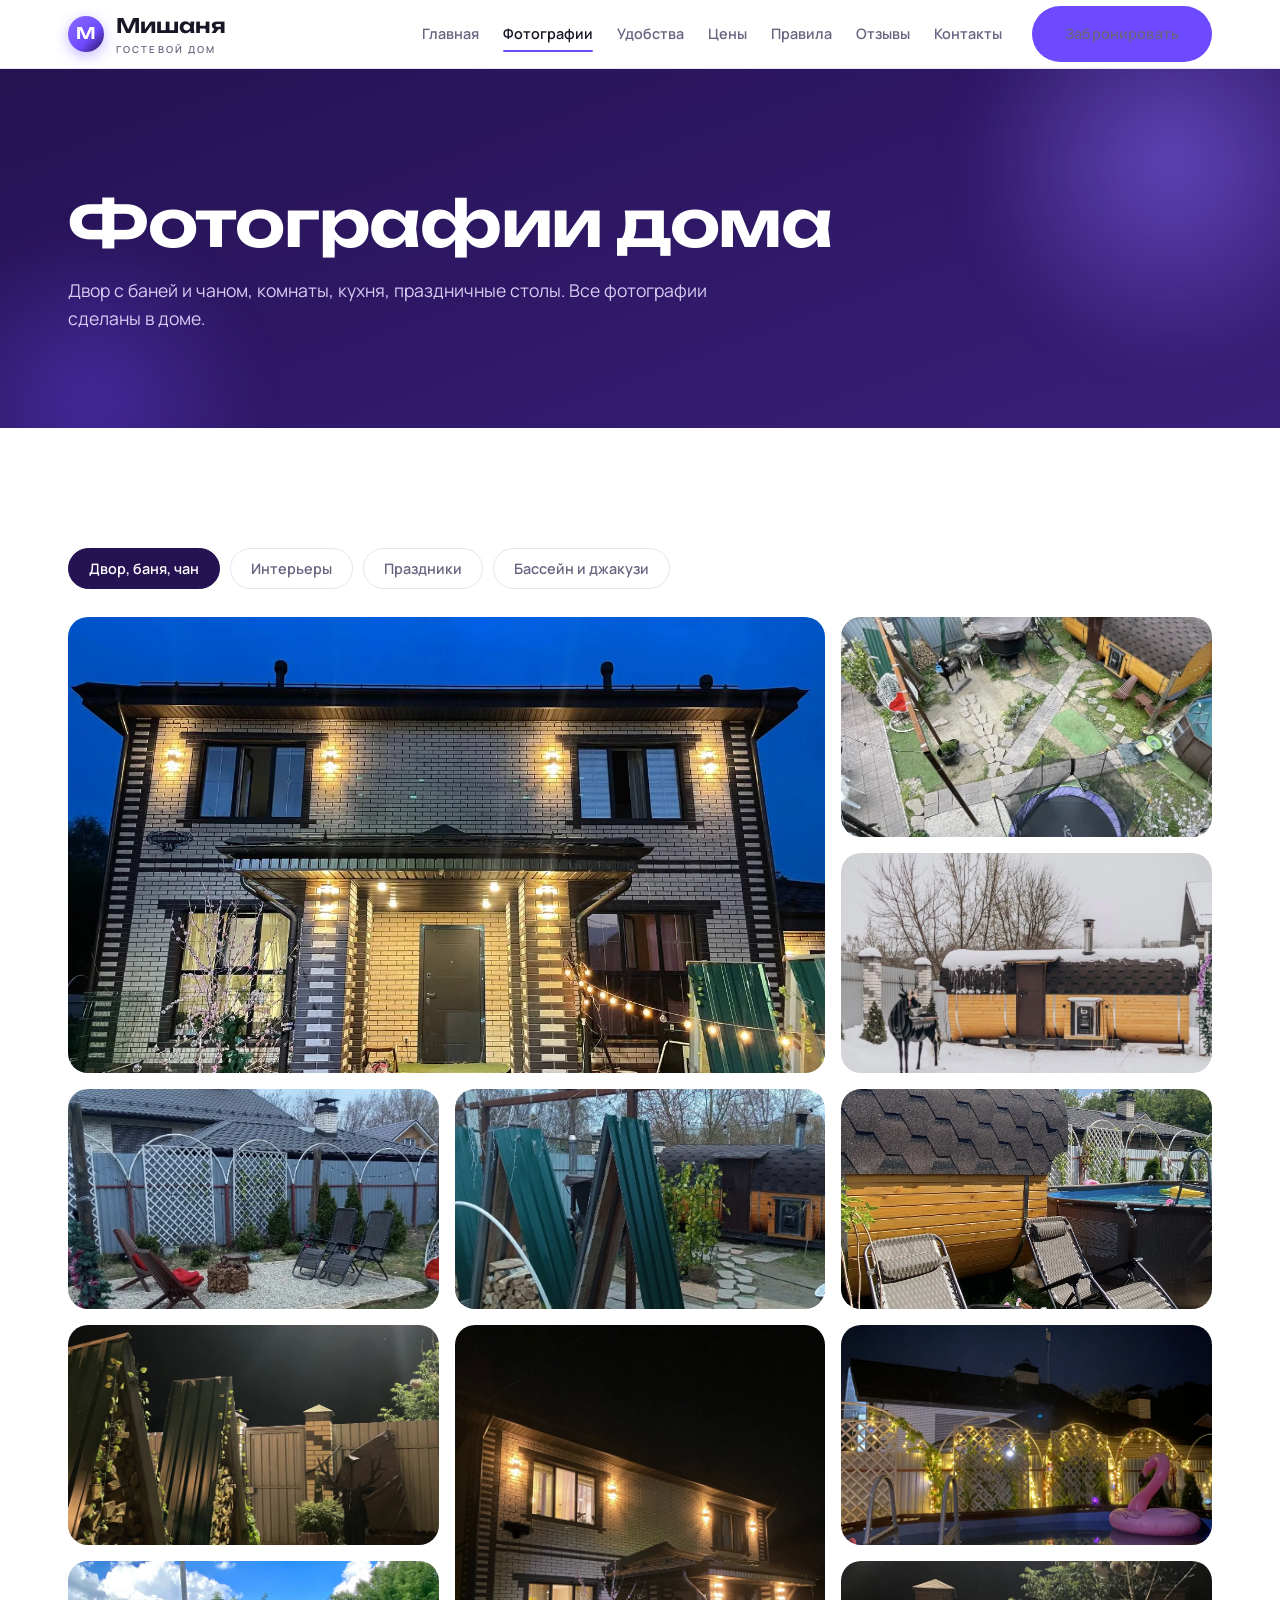
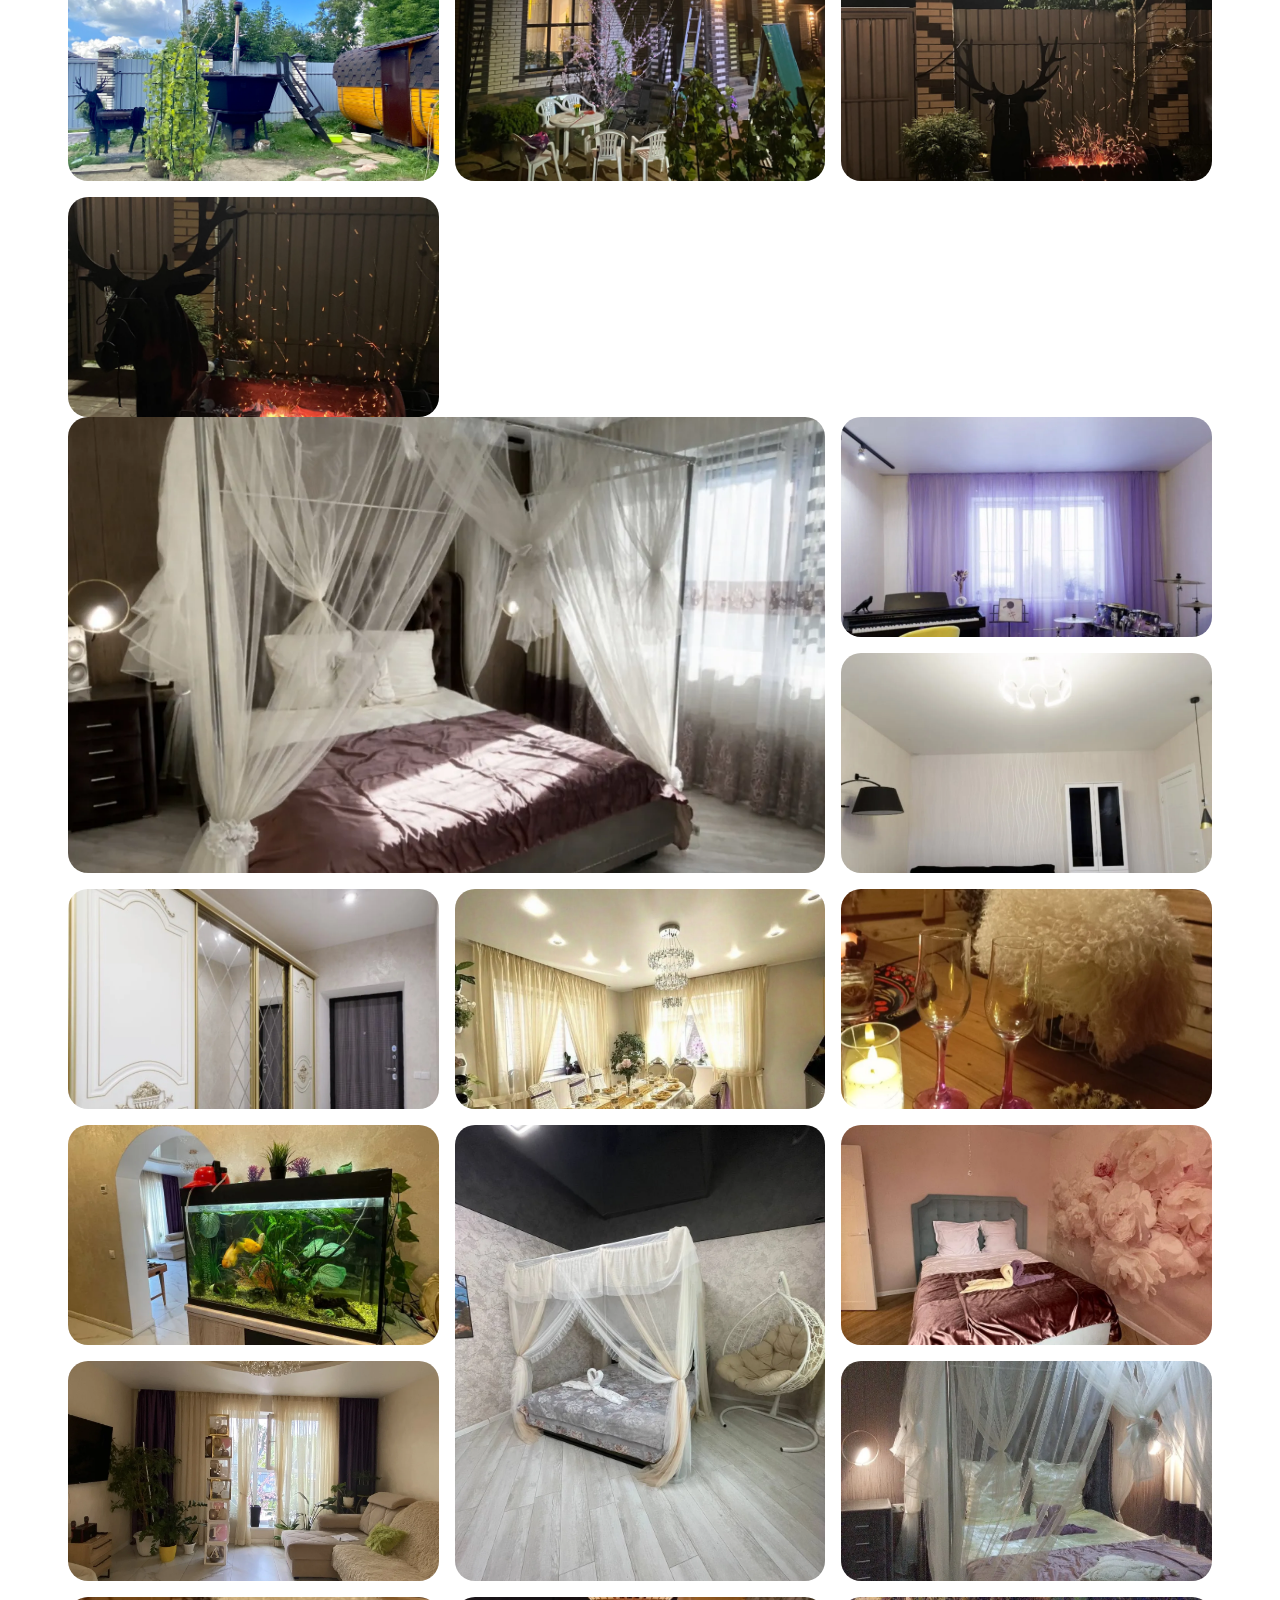
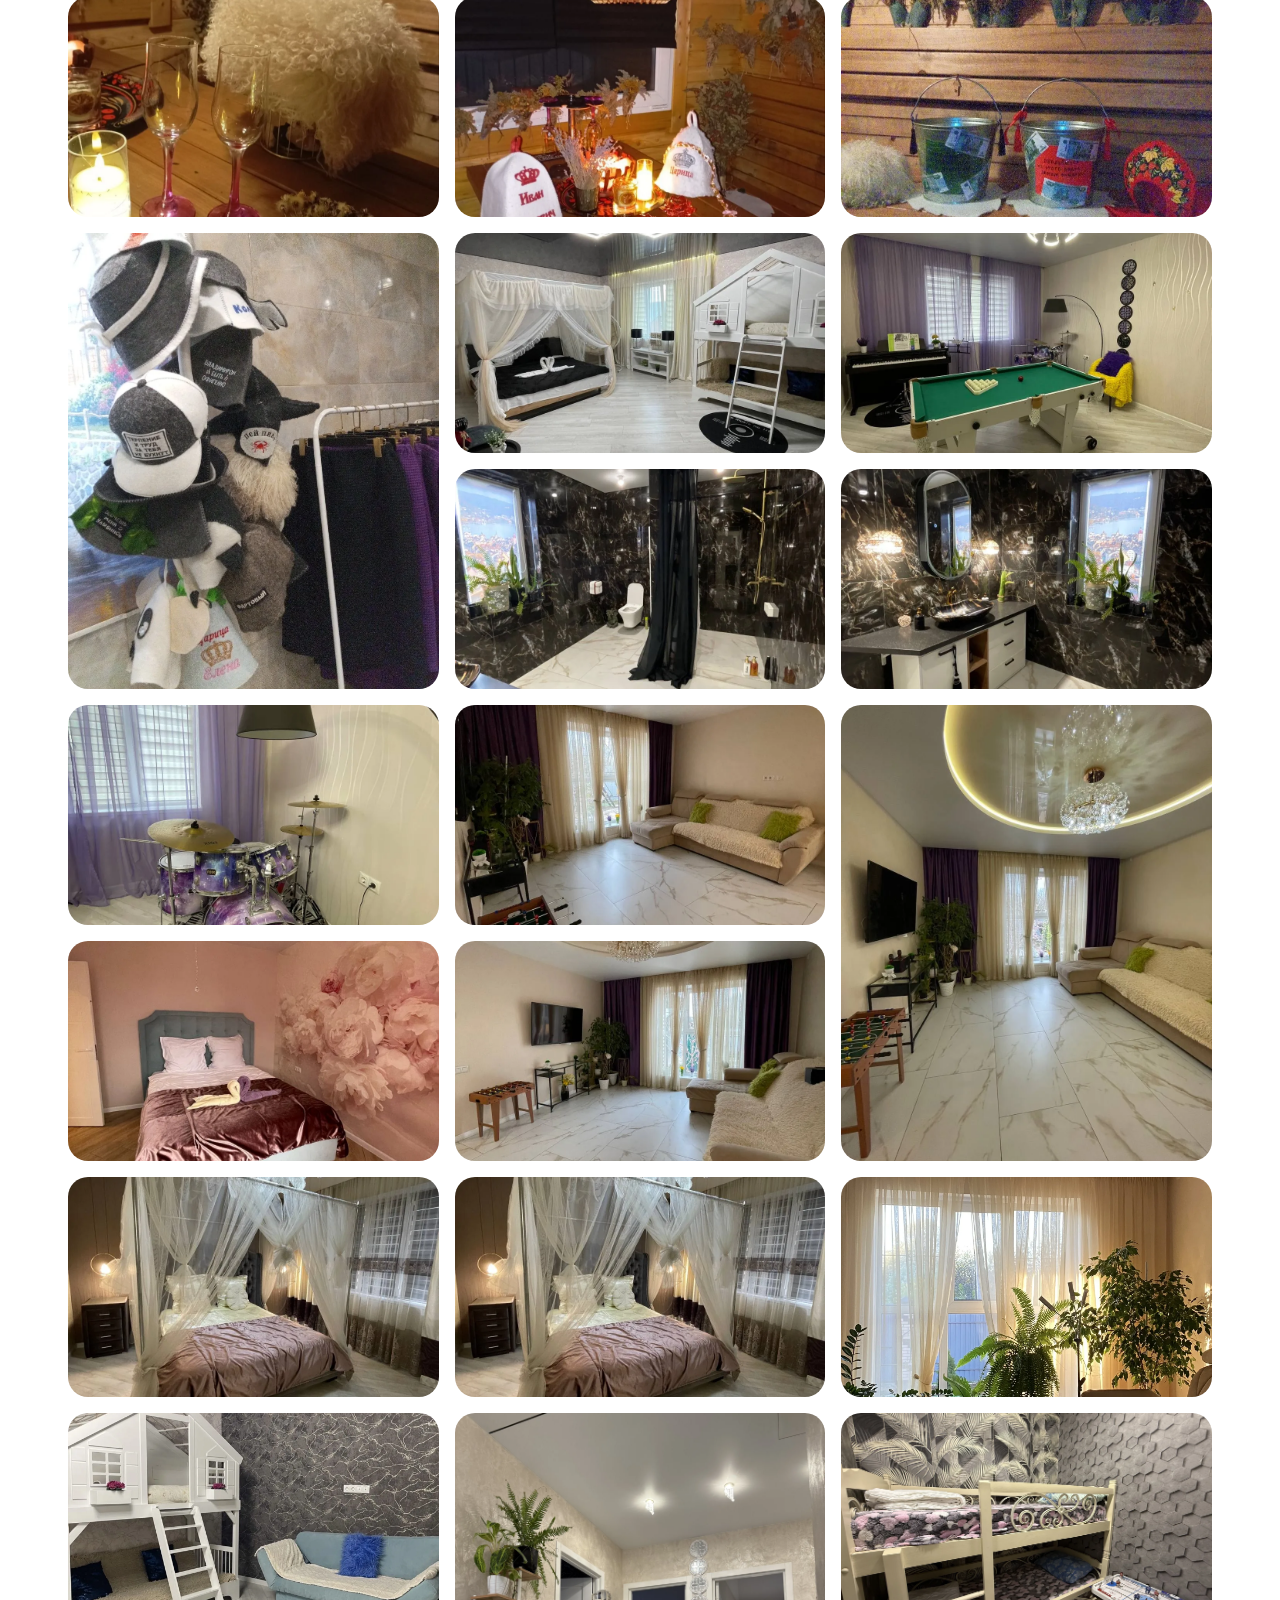
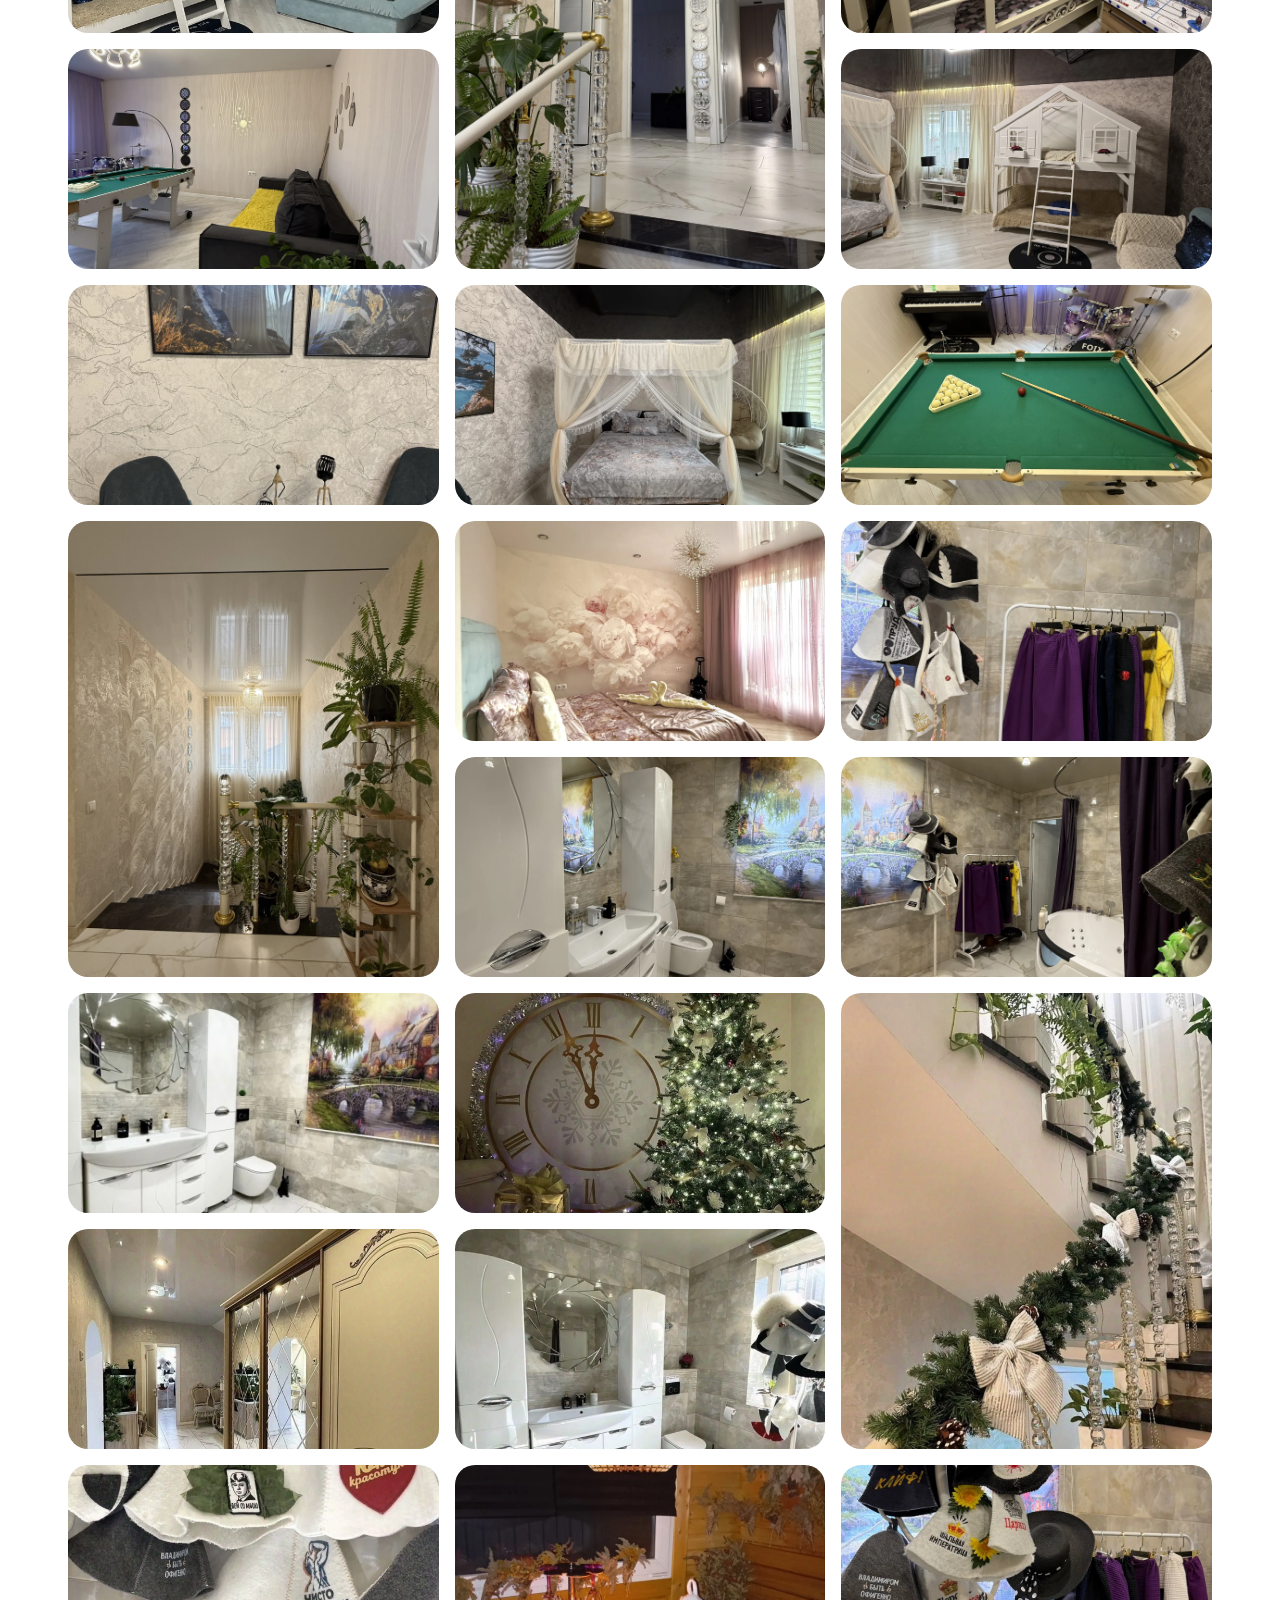
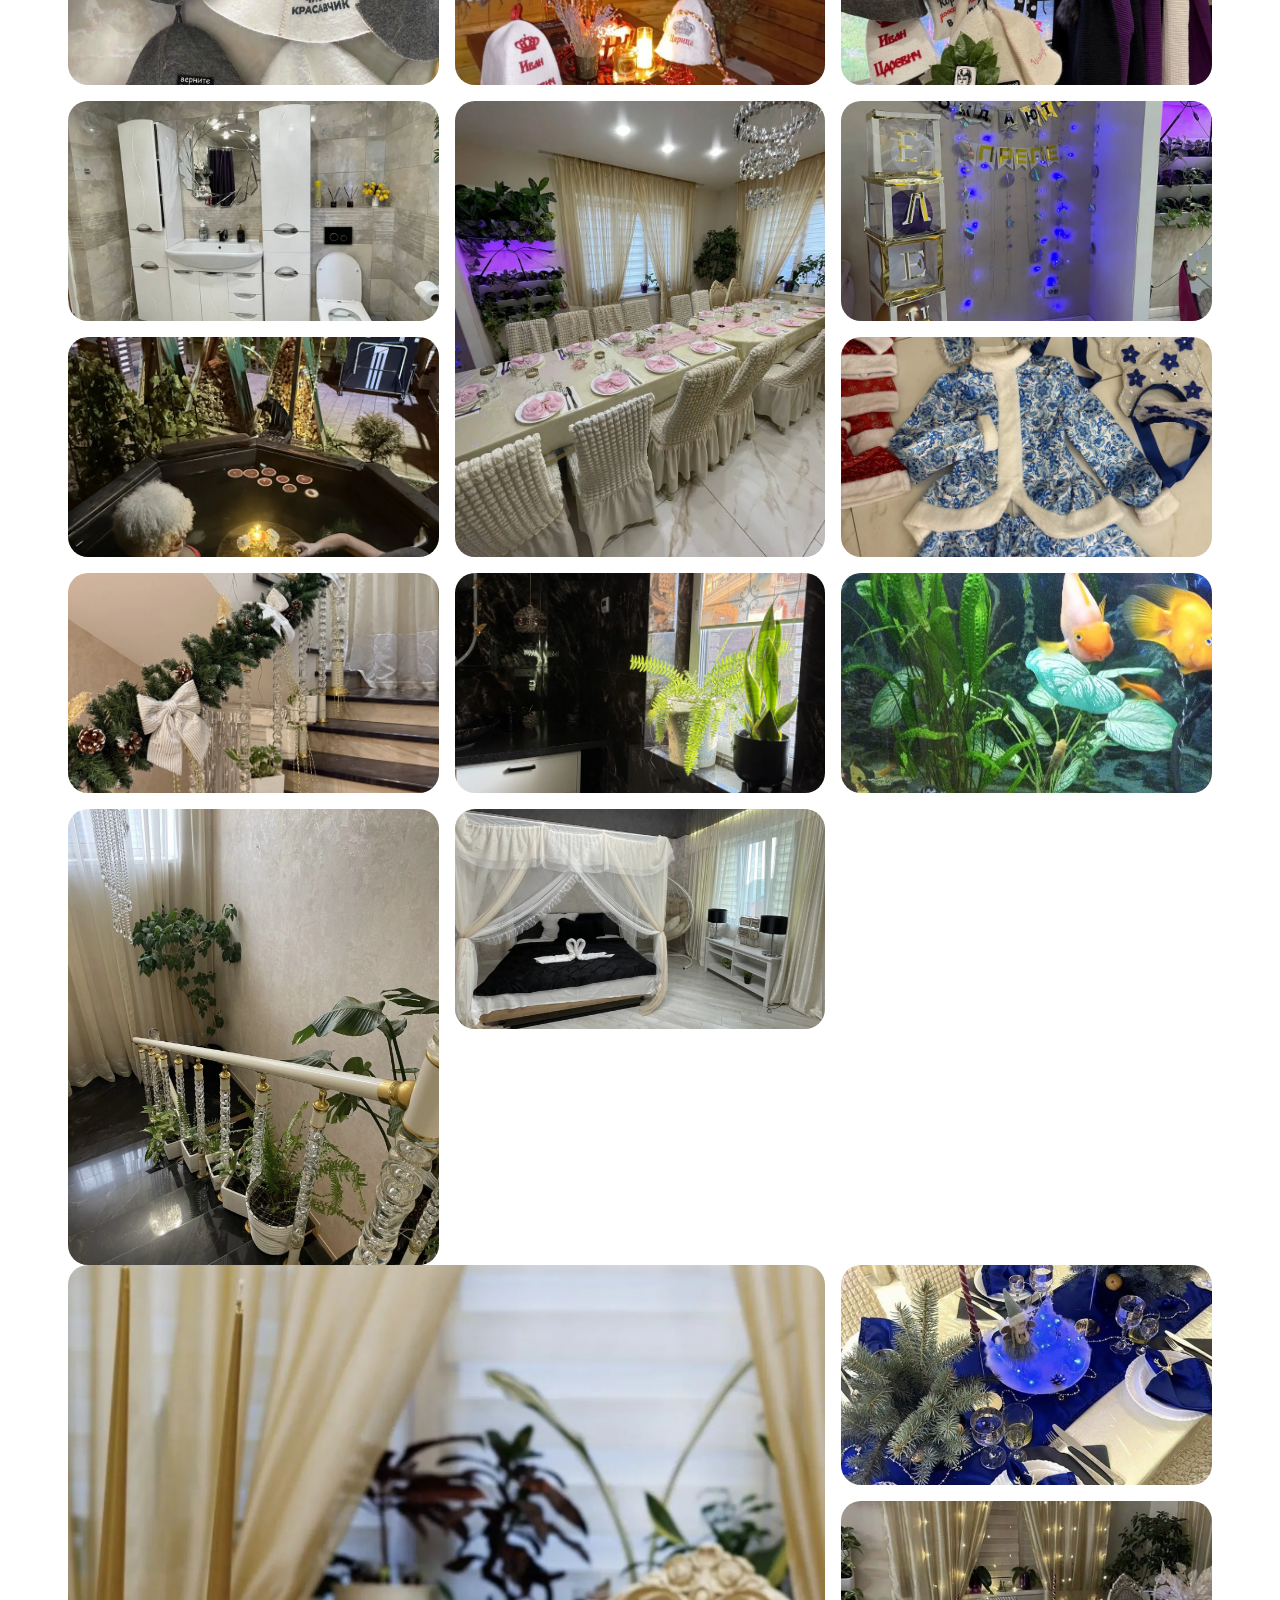
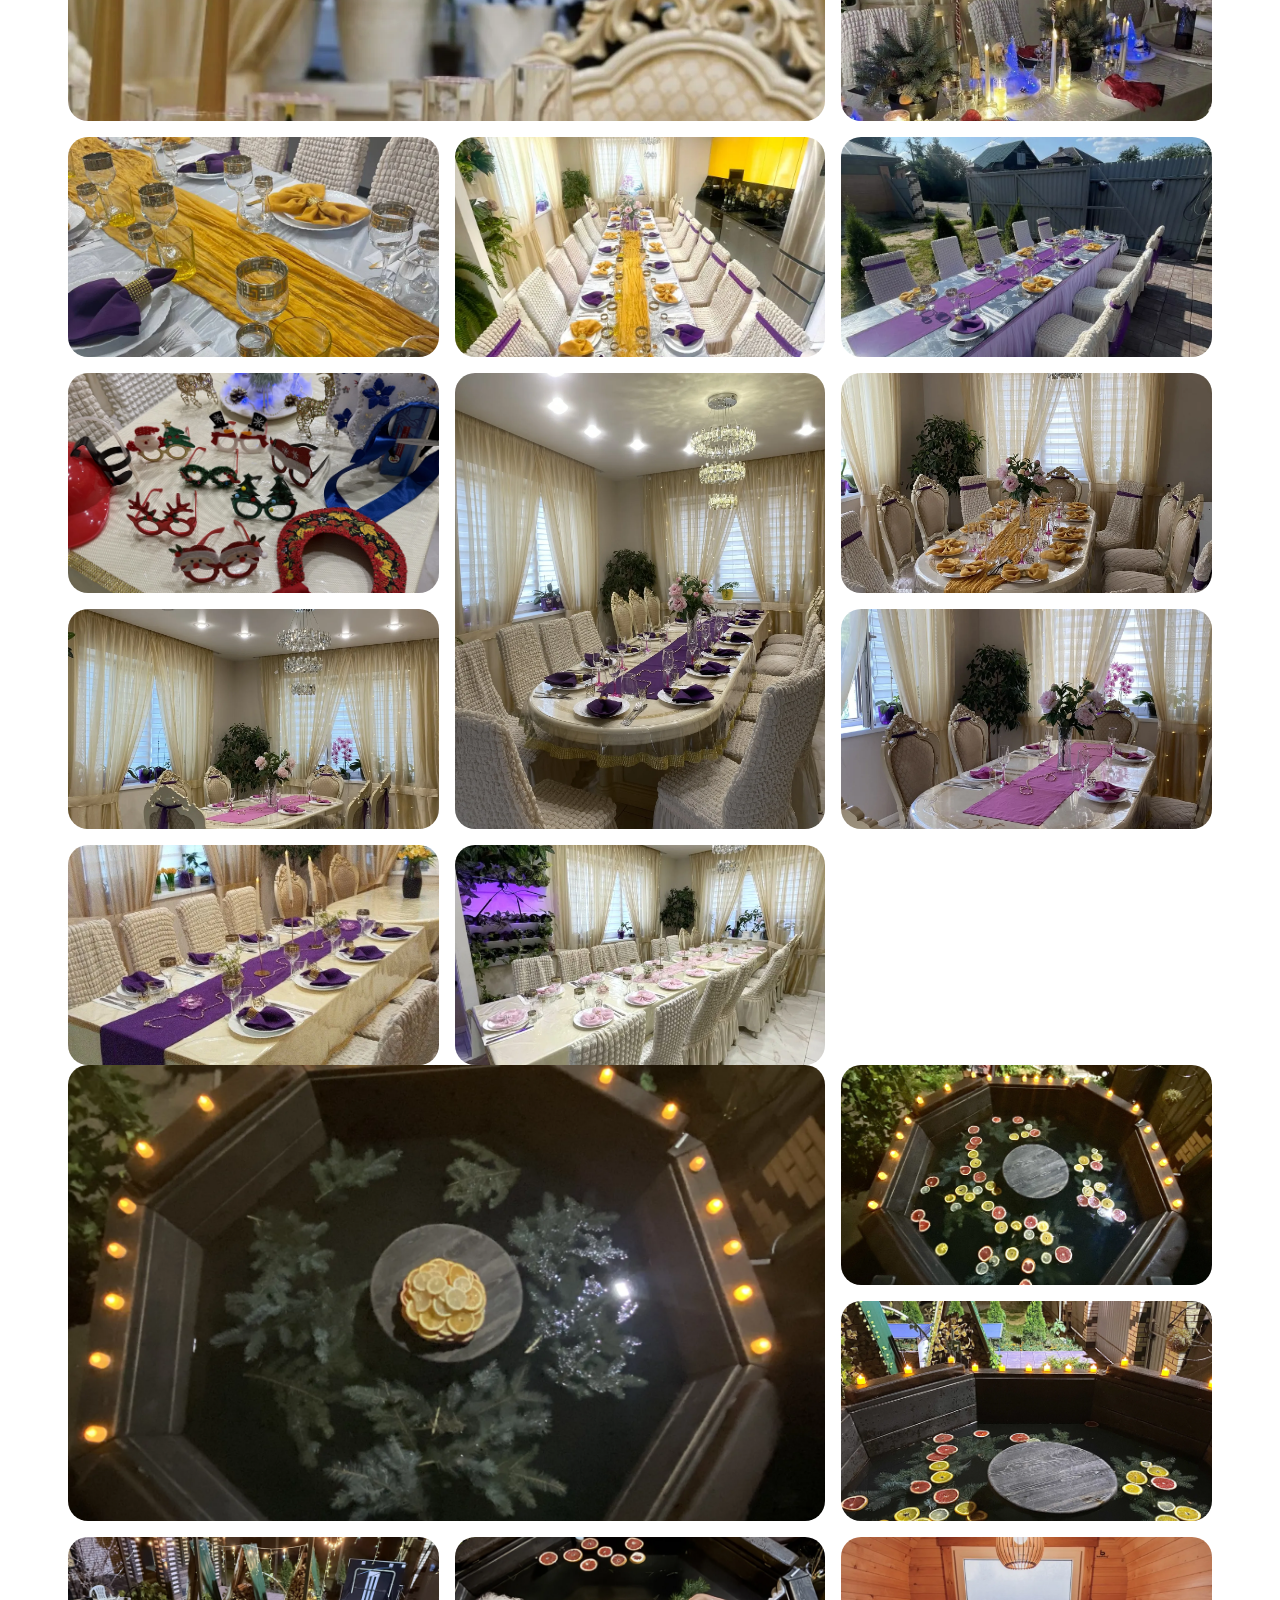
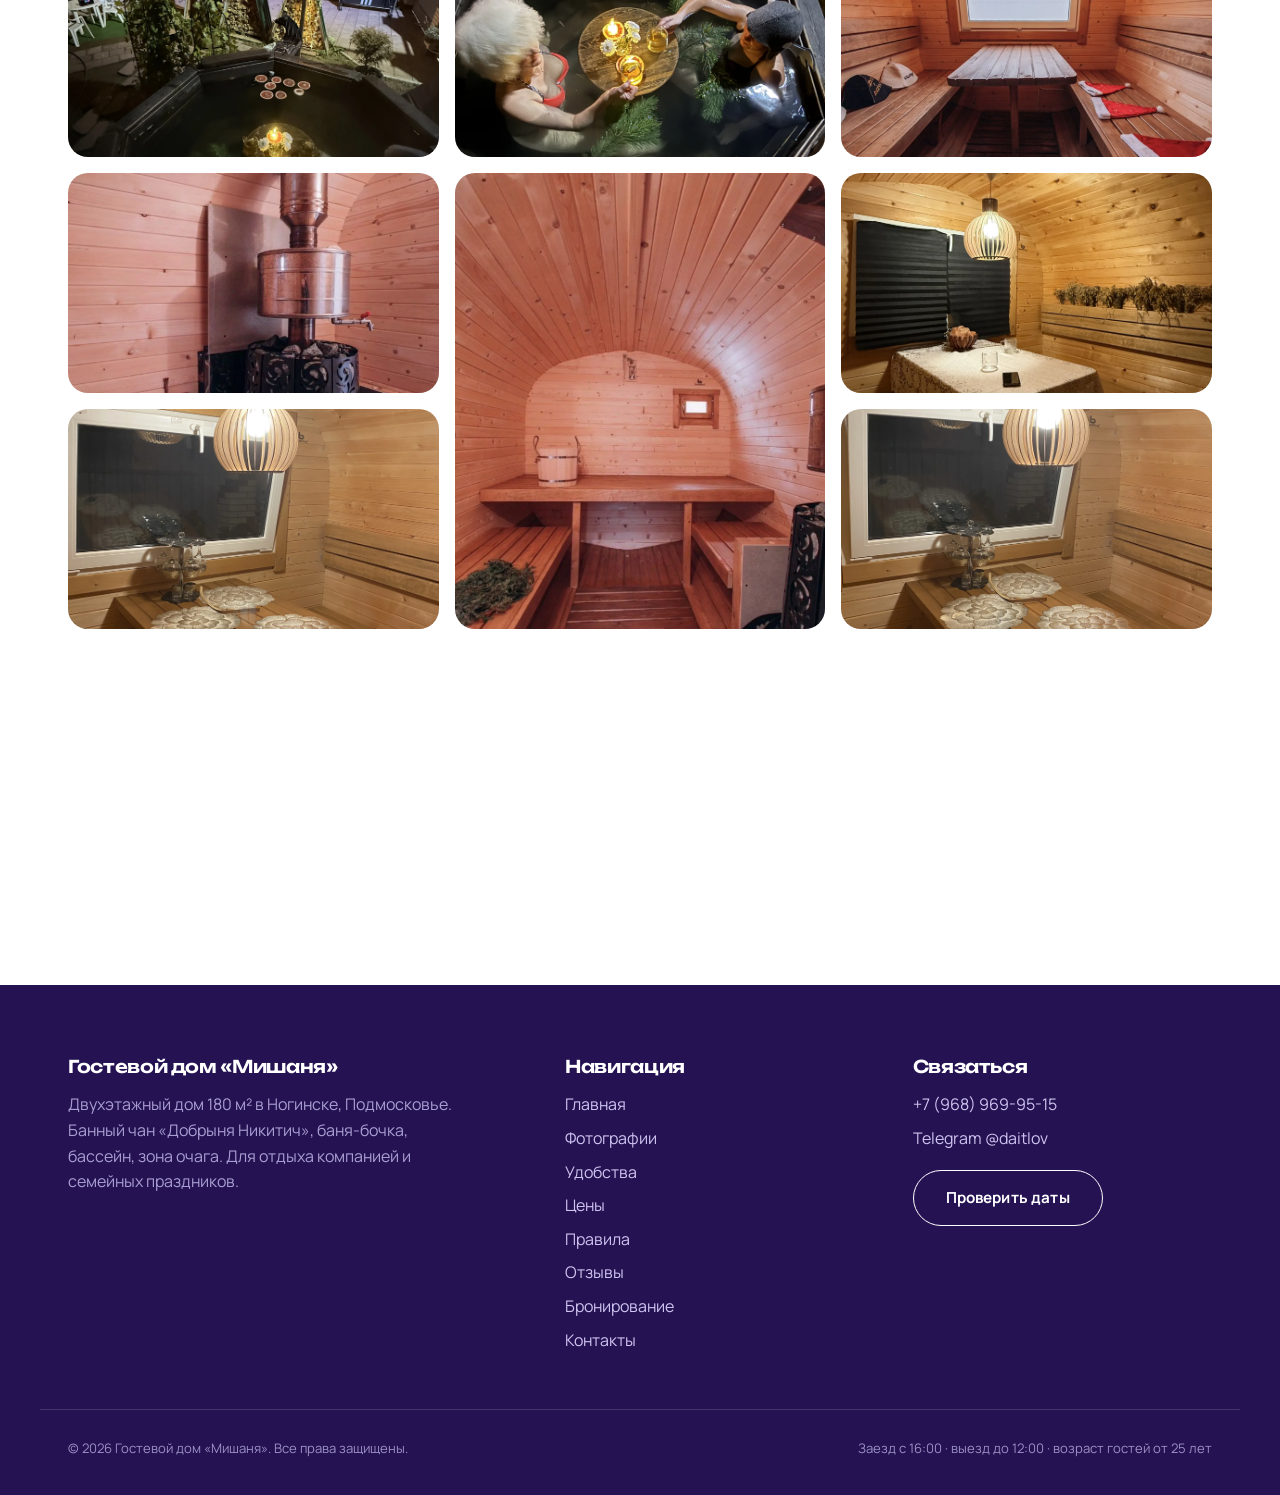
<file: photos.html>
<!DOCTYPE html>
<html lang="ru">
<head>
<meta charset="UTF-8">
<meta name="viewport" content="width=device-width,initial-scale=1">
<title>Фотографии — Гостевой дом «Мишаня» в Ногинске</title>
<meta name="description" content="Фотографии гостевого дома «Мишаня» в Ногинске, Подмосковье: двор, баня-бочка, чан, бассейн, интерьеры, праздничные столы.">
<link rel="preconnect" href="https://fonts.googleapis.com"><link rel="preconnect" href="https://fonts.gstatic.com" crossorigin>
<link href="https://fonts.googleapis.com/css2?family=Unbounded:wght@400;500;600;700&family=Manrope:wght@400;500;600;700;800&display=swap" rel="stylesheet">
<link rel="stylesheet" href="css/style.css">
<link rel="stylesheet" href="css/gallery.css">
</head>
<body data-page="photos.html">
<div id="site-header"></div>

<section class="pagehead">
  <div class="wrap"><h1>Фотографии дома</h1><p>Двор с баней и чаном, комнаты, кухня, праздничные столы. Все фотографии сделаны в доме.</p></div>
</section>

<section class="section">
  <div class="wrap">
    <div class="gtabs" id="gtabs">
      <button class="gtab active" data-cat="exterior">Двор, баня, чан</button>
      <button class="gtab" data-cat="interior">Интерьеры</button>
      <button class="gtab" data-cat="feast">Праздники</button>
      <button class="gtab" data-cat="bath">Бассейн и джакузи</button>
    </div>

    <div class="ggrid" data-cat="exterior">
      <figure class="gitem big"><img src="img/house/exterior_00.webp" alt="Двор, баня, чан 1" loading="lazy"></figure>
      <figure class="gitem"><img src="img/house/exterior_01.webp" alt="Двор, баня, чан 2" loading="lazy"></figure>
      <figure class="gitem"><img src="img/house/exterior_02.webp" alt="Двор, баня, чан 3" loading="lazy"></figure>
      <figure class="gitem"><img src="img/house/exterior_03.webp" alt="Двор, баня, чан 4" loading="lazy"></figure>
      <figure class="gitem"><img src="img/house/exterior_04.webp" alt="Двор, баня, чан 5" loading="lazy"></figure>
      <figure class="gitem"><img src="img/house/exterior_05.webp" alt="Двор, баня, чан 6" loading="lazy"></figure>
      <figure class="gitem"><img src="img/house/exterior_06.webp" alt="Двор, баня, чан 7" loading="lazy"></figure>
      <figure class="gitem tall"><img src="img/house/exterior_07.webp" alt="Двор, баня, чан 8" loading="lazy"></figure>
      <figure class="gitem"><img src="img/house/exterior_08.webp" alt="Двор, баня, чан 9" loading="lazy"></figure>
      <figure class="gitem"><img src="img/house/exterior_09.webp" alt="Двор, баня, чан 10" loading="lazy"></figure>
      <figure class="gitem"><img src="img/house/exterior_10.webp" alt="Двор, баня, чан 11" loading="lazy"></figure>
      <figure class="gitem"><img src="img/house/exterior_11.webp" alt="Двор, баня, чан 12" loading="lazy"></figure>
    </div>
    <div class="ggrid" data-cat="interior" hidden>
      <figure class="gitem big"><img src="img/house/interior_00.webp" alt="Интерьеры 1" loading="lazy"></figure>
      <figure class="gitem"><img src="img/house/interior_01.webp" alt="Интерьеры 2" loading="lazy"></figure>
      <figure class="gitem"><img src="img/house/interior_02.webp" alt="Интерьеры 3" loading="lazy"></figure>
      <figure class="gitem"><img src="img/house/interior_03.webp" alt="Интерьеры 4" loading="lazy"></figure>
      <figure class="gitem"><img src="img/house/interior_04.webp" alt="Интерьеры 5" loading="lazy"></figure>
      <figure class="gitem"><img src="img/house/interior_05.webp" alt="Интерьеры 6" loading="lazy"></figure>
      <figure class="gitem"><img src="img/house/interior_06.webp" alt="Интерьеры 7" loading="lazy"></figure>
      <figure class="gitem tall"><img src="img/house/interior_07.webp" alt="Интерьеры 8" loading="lazy"></figure>
      <figure class="gitem"><img src="img/house/interior_08.webp" alt="Интерьеры 9" loading="lazy"></figure>
      <figure class="gitem"><img src="img/house/interior_09.webp" alt="Интерьеры 10" loading="lazy"></figure>
      <figure class="gitem"><img src="img/house/interior_10.webp" alt="Интерьеры 11" loading="lazy"></figure>
      <figure class="gitem"><img src="img/house/interior_11.webp" alt="Интерьеры 12" loading="lazy"></figure>
      <figure class="gitem"><img src="img/house/interior_12.webp" alt="Интерьеры 13" loading="lazy"></figure>
      <figure class="gitem"><img src="img/house/interior_13.webp" alt="Интерьеры 14" loading="lazy"></figure>
      <figure class="gitem tall"><img src="img/house/interior_14.webp" alt="Интерьеры 15" loading="lazy"></figure>
      <figure class="gitem"><img src="img/house/interior_15.webp" alt="Интерьеры 16" loading="lazy"></figure>
      <figure class="gitem"><img src="img/house/interior_16.webp" alt="Интерьеры 17" loading="lazy"></figure>
      <figure class="gitem"><img src="img/house/interior_17.webp" alt="Интерьеры 18" loading="lazy"></figure>
      <figure class="gitem"><img src="img/house/interior_18.webp" alt="Интерьеры 19" loading="lazy"></figure>
      <figure class="gitem"><img src="img/house/interior_19.webp" alt="Интерьеры 20" loading="lazy"></figure>
      <figure class="gitem"><img src="img/house/interior_20.webp" alt="Интерьеры 21" loading="lazy"></figure>
      <figure class="gitem tall"><img src="img/house/interior_21.webp" alt="Интерьеры 22" loading="lazy"></figure>
      <figure class="gitem"><img src="img/house/interior_22.webp" alt="Интерьеры 23" loading="lazy"></figure>
      <figure class="gitem"><img src="img/house/interior_23.webp" alt="Интерьеры 24" loading="lazy"></figure>
      <figure class="gitem"><img src="img/house/interior_24.webp" alt="Интерьеры 25" loading="lazy"></figure>
      <figure class="gitem"><img src="img/house/interior_25.webp" alt="Интерьеры 26" loading="lazy"></figure>
      <figure class="gitem"><img src="img/house/interior_26.webp" alt="Интерьеры 27" loading="lazy"></figure>
      <figure class="gitem"><img src="img/house/interior_27.webp" alt="Интерьеры 28" loading="lazy"></figure>
      <figure class="gitem tall"><img src="img/house/interior_28.webp" alt="Интерьеры 29" loading="lazy"></figure>
      <figure class="gitem"><img src="img/house/interior_29.webp" alt="Интерьеры 30" loading="lazy"></figure>
      <figure class="gitem"><img src="img/house/interior_30.webp" alt="Интерьеры 31" loading="lazy"></figure>
      <figure class="gitem"><img src="img/house/interior_31.webp" alt="Интерьеры 32" loading="lazy"></figure>
      <figure class="gitem"><img src="img/house/interior_32.webp" alt="Интерьеры 33" loading="lazy"></figure>
      <figure class="gitem"><img src="img/house/interior_33.webp" alt="Интерьеры 34" loading="lazy"></figure>
      <figure class="gitem"><img src="img/house/interior_34.webp" alt="Интерьеры 35" loading="lazy"></figure>
      <figure class="gitem tall"><img src="img/house/interior_35.webp" alt="Интерьеры 36" loading="lazy"></figure>
      <figure class="gitem"><img src="img/house/interior_36.webp" alt="Интерьеры 37" loading="lazy"></figure>
      <figure class="gitem"><img src="img/house/interior_37.webp" alt="Интерьеры 38" loading="lazy"></figure>
      <figure class="gitem"><img src="img/house/interior_38.webp" alt="Интерьеры 39" loading="lazy"></figure>
      <figure class="gitem"><img src="img/house/interior_39.webp" alt="Интерьеры 40" loading="lazy"></figure>
      <figure class="gitem"><img src="img/house/interior_40.webp" alt="Интерьеры 41" loading="lazy"></figure>
      <figure class="gitem"><img src="img/house/details_00.webp" alt="Интерьеры 42" loading="lazy"></figure>
      <figure class="gitem tall"><img src="img/house/details_01.webp" alt="Интерьеры 43" loading="lazy"></figure>
      <figure class="gitem"><img src="img/house/details_02.webp" alt="Интерьеры 44" loading="lazy"></figure>
      <figure class="gitem"><img src="img/house/details_03.webp" alt="Интерьеры 45" loading="lazy"></figure>
      <figure class="gitem"><img src="img/house/details_04.webp" alt="Интерьеры 46" loading="lazy"></figure>
      <figure class="gitem"><img src="img/house/details_05.webp" alt="Интерьеры 47" loading="lazy"></figure>
      <figure class="gitem"><img src="img/house/details_06.webp" alt="Интерьеры 48" loading="lazy"></figure>
      <figure class="gitem"><img src="img/house/details_07.webp" alt="Интерьеры 49" loading="lazy"></figure>
      <figure class="gitem tall"><img src="img/house/details_08.webp" alt="Интерьеры 50" loading="lazy"></figure>
      <figure class="gitem"><img src="img/house/details_09.webp" alt="Интерьеры 51" loading="lazy"></figure>
      <figure class="gitem"><img src="img/house/details_10.webp" alt="Интерьеры 52" loading="lazy"></figure>
      <figure class="gitem"><img src="img/house/details_11.webp" alt="Интерьеры 53" loading="lazy"></figure>
      <figure class="gitem"><img src="img/house/details_12.webp" alt="Интерьеры 54" loading="lazy"></figure>
      <figure class="gitem"><img src="img/house/details_13.webp" alt="Интерьеры 55" loading="lazy"></figure>
      <figure class="gitem"><img src="img/house/details_14.webp" alt="Интерьеры 56" loading="lazy"></figure>
      <figure class="gitem tall"><img src="img/house/details_15.webp" alt="Интерьеры 57" loading="lazy"></figure>
      <figure class="gitem"><img src="img/house/details_16.webp" alt="Интерьеры 58" loading="lazy"></figure>
    </div>
    <div class="ggrid" data-cat="feast" hidden>
      <figure class="gitem big"><img src="img/house/feast_00.webp" alt="Праздничный стол 1" loading="lazy"></figure>
      <figure class="gitem"><img src="img/house/feast_01.webp" alt="Праздничный стол 2" loading="lazy"></figure>
      <figure class="gitem"><img src="img/house/feast_02.webp" alt="Праздничный стол 3" loading="lazy"></figure>
      <figure class="gitem"><img src="img/house/feast_03.webp" alt="Праздничный стол 4" loading="lazy"></figure>
      <figure class="gitem"><img src="img/house/feast_04.webp" alt="Праздничный стол 5" loading="lazy"></figure>
      <figure class="gitem"><img src="img/house/feast_05.webp" alt="Праздничный стол 6" loading="lazy"></figure>
      <figure class="gitem"><img src="img/house/feast_06.webp" alt="Праздничный стол 7" loading="lazy"></figure>
      <figure class="gitem tall"><img src="img/house/feast_07.webp" alt="Праздничный стол 8" loading="lazy"></figure>
      <figure class="gitem"><img src="img/house/feast_08.webp" alt="Праздничный стол 9" loading="lazy"></figure>
      <figure class="gitem"><img src="img/house/feast_09.webp" alt="Праздничный стол 10" loading="lazy"></figure>
      <figure class="gitem"><img src="img/house/feast_10.webp" alt="Праздничный стол 11" loading="lazy"></figure>
      <figure class="gitem"><img src="img/house/feast_11.webp" alt="Праздничный стол 12" loading="lazy"></figure>
      <figure class="gitem"><img src="img/house/feast_12.webp" alt="Праздничный стол 13" loading="lazy"></figure>
    </div>
    <div class="ggrid" data-cat="bath" hidden>
      <figure class="gitem big"><img src="img/house/bath_00.webp" alt="Бассейн, чан, джакузи 1" loading="lazy"></figure>
      <figure class="gitem"><img src="img/house/bath_01.webp" alt="Бассейн, чан, джакузи 2" loading="lazy"></figure>
      <figure class="gitem"><img src="img/house/bath_02.webp" alt="Бассейн, чан, джакузи 3" loading="lazy"></figure>
      <figure class="gitem"><img src="img/house/bath_03.webp" alt="Бассейн, чан, джакузи 4" loading="lazy"></figure>
      <figure class="gitem"><img src="img/house/bath_04.webp" alt="Бассейн, чан, джакузи 5" loading="lazy"></figure>
      <figure class="gitem"><img src="img/house/bath_05.webp" alt="Бассейн, чан, джакузи 6" loading="lazy"></figure>
      <figure class="gitem"><img src="img/house/bath_06.webp" alt="Бассейн, чан, джакузи 7" loading="lazy"></figure>
      <figure class="gitem tall"><img src="img/house/bath_07.webp" alt="Бассейн, чан, джакузи 8" loading="lazy"></figure>
      <figure class="gitem"><img src="img/house/bath_08.webp" alt="Бассейн, чан, джакузи 9" loading="lazy"></figure>
      <figure class="gitem"><img src="img/house/bath_09.webp" alt="Бассейн, чан, джакузи 10" loading="lazy"></figure>
      <figure class="gitem"><img src="img/house/bath_10.webp" alt="Бассейн, чан, джакузи 11" loading="lazy"></figure>
      <figure class="gitem"><img src="img/house/bath_11.webp" alt="Бассейн, чан, джакузи 12" loading="lazy"></figure>
      <figure class="gitem"><img src="img/house/bath_12.webp" alt="Бассейн, чан, джакузи 13" loading="lazy"></figure>
      <figure class="gitem"><img src="img/house/bath_13.webp" alt="Бассейн, чан, джакузи 14" loading="lazy"></figure>
    </div>
  </div>
</section>

<div id="site-footer"></div>
<script src="js/common.js"></script>
<script>
  document.getElementById('gtabs').addEventListener('click',e=>{
    if(!e.target.classList.contains('gtab'))return;
    document.querySelectorAll('.gtab').forEach(t=>t.classList.remove('active'));
    e.target.classList.add('active');
    const cat=e.target.dataset.cat;
    document.querySelectorAll('.ggrid').forEach(g=>g.hidden=g.dataset.cat!==cat);
    window.scrollTo({top:0,behavior:'smooth'});
  });
</script>
</body>
</html>
</file>
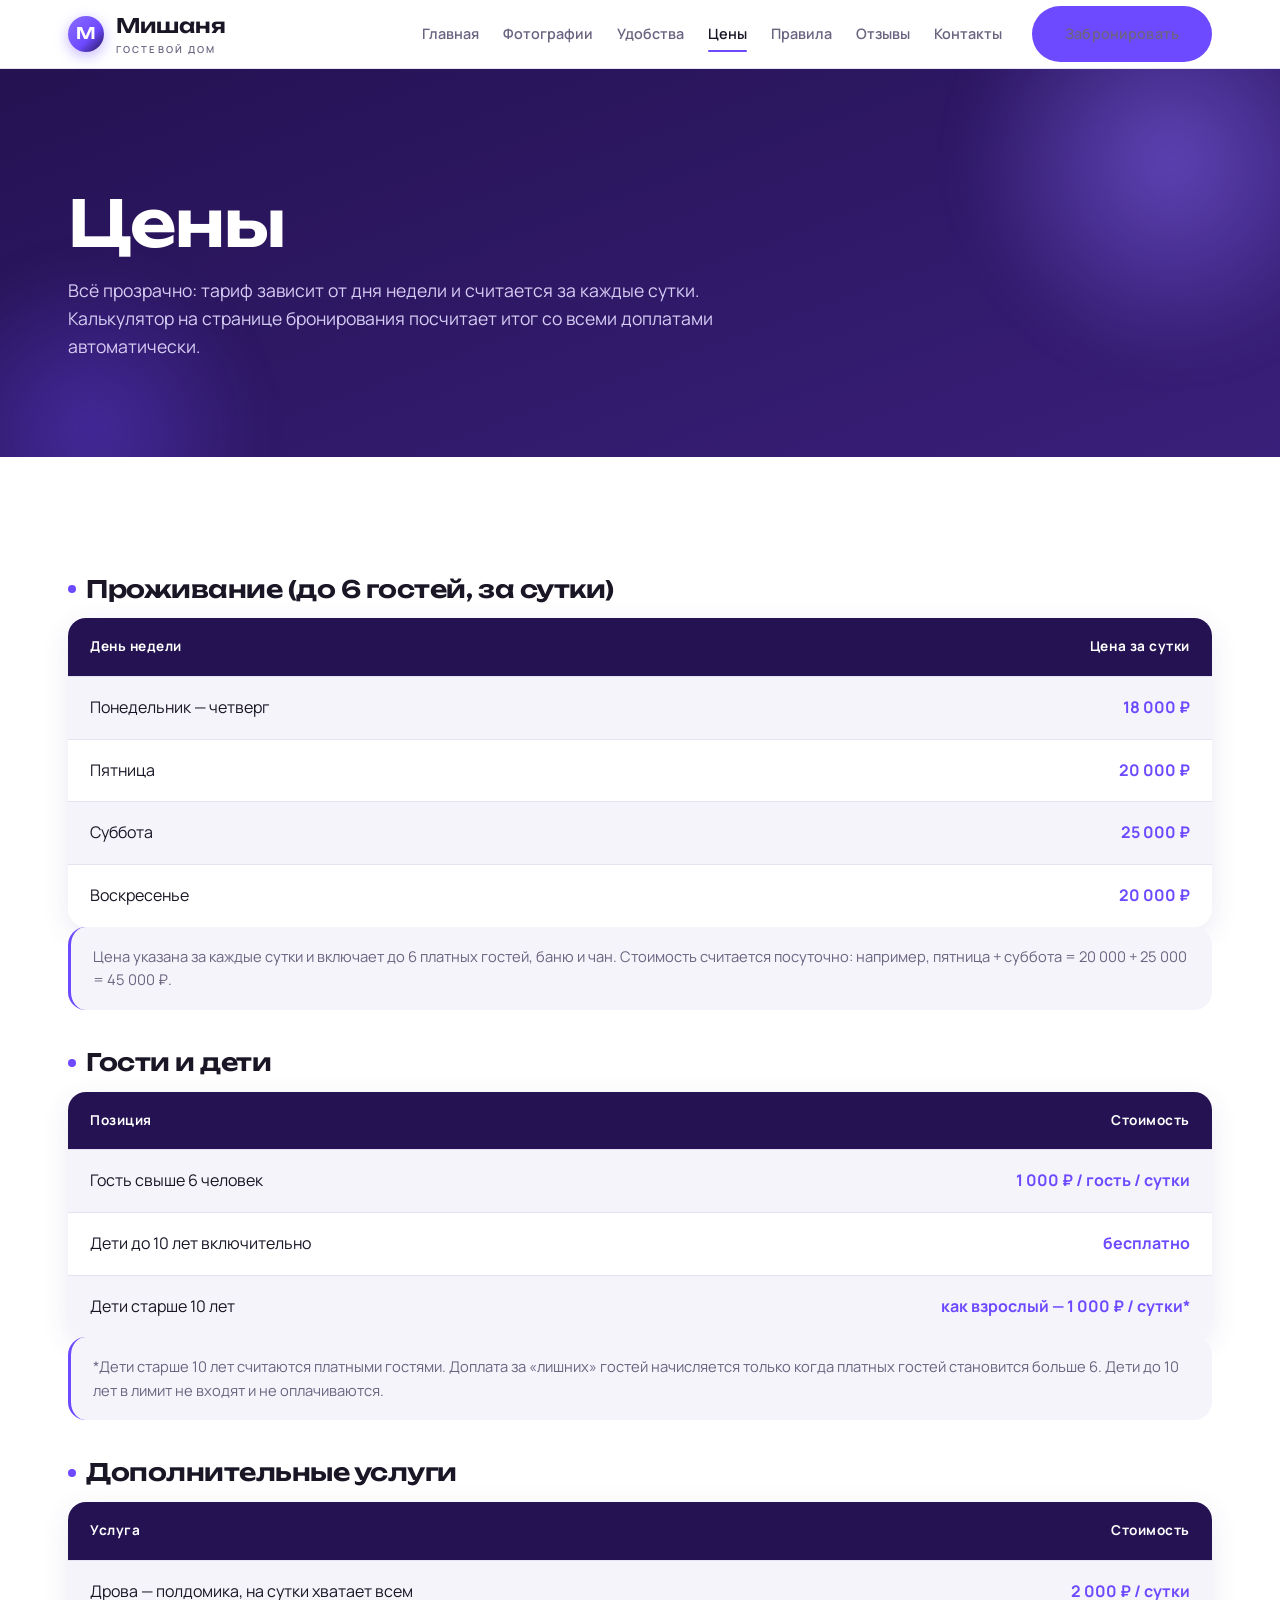
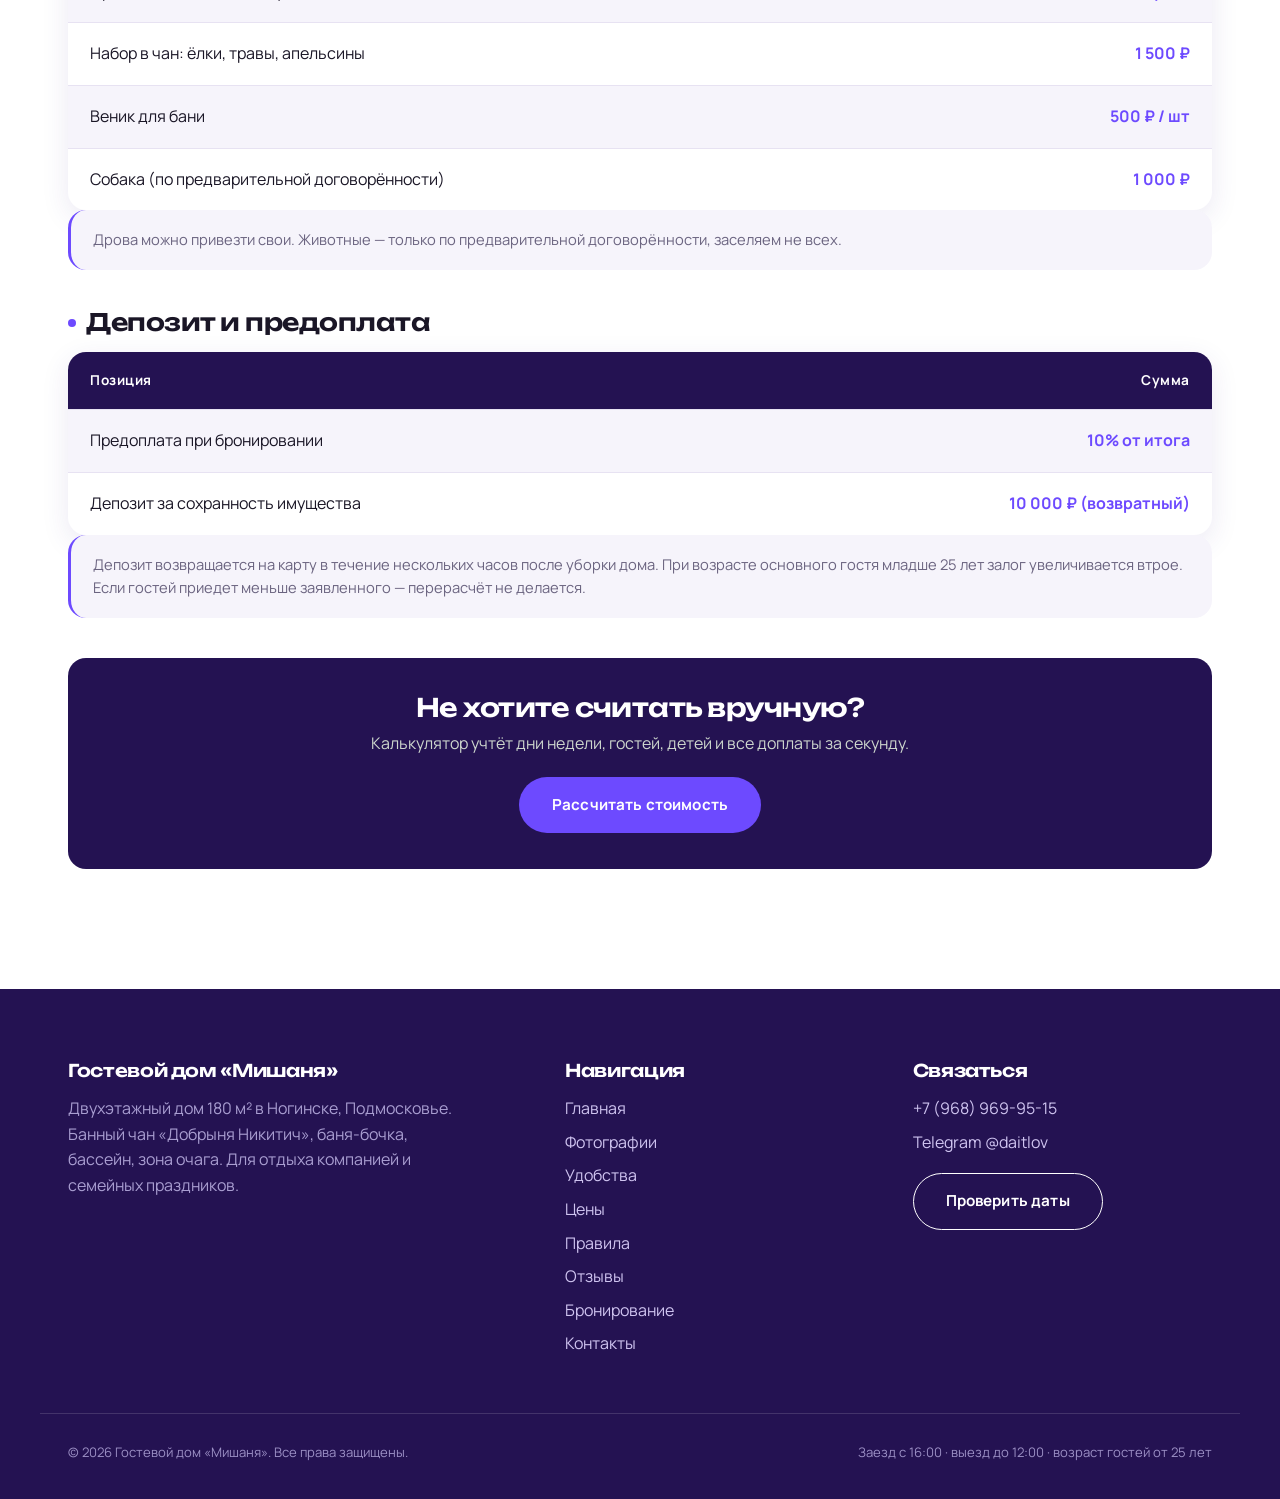
<file: prices.html>
<!DOCTYPE html>
<html lang="ru">
<head>
<meta charset="UTF-8">
<meta name="viewport" content="width=device-width,initial-scale=1">
<title>Цены — Гостевой дом «Мишаня»</title>
<meta name="description" content="Цены на гостевой дом «Мишаня»: пн-чт 18000 ₽, пт и вс 20000 ₽, сб 25000 ₽ за сутки до 6 гостей. Доплаты, депозит и дополнительные услуги — всё прозрачно.">
<link rel="preconnect" href="https://fonts.googleapis.com"><link rel="preconnect" href="https://fonts.gstatic.com" crossorigin>
<link href="https://fonts.googleapis.com/css2?family=Unbounded:wght@400;500;600;700&family=Manrope:wght@400;500;600;700;800&display=swap" rel="stylesheet">
<link rel="stylesheet" href="css/style.css">
<style>
.ptable-wrap{margin-bottom:40px}
.ptable-wrap h2{font-size:1.5rem;margin-bottom:16px;display:flex;align-items:center;gap:10px}
.ptable-wrap h2::before{content:"";width:8px;height:8px;background:var(--violet);border-radius:50%}
.pnote{background:var(--bg-soft);border-left:3px solid var(--violet);padding:18px 22px;border-radius:var(--radius);color:var(--ink-soft);font-size:.92rem;margin-bottom:24px}
.calc-cta{background:var(--violet-deep);color:#fff;border-radius:var(--radius);padding:36px;text-align:center;margin-top:20px}
.calc-cta h3{color:#fff;font-size:1.6rem;margin-bottom:10px}
.calc-cta p{color:#cdd6cd;margin-bottom:20px}
</style>
</head>
<body data-page="prices.html">
<div id="site-header"></div>

<section class="pagehead">
  <div class="wrap"><h1>Цены</h1><p>Всё прозрачно: тариф зависит от дня недели и считается за каждые сутки. Калькулятор на странице бронирования посчитает итог со всеми доплатами автоматически.</p></div>
</section>

<section class="section">
  <div class="wrap">
    <div class="ptable-wrap">
      <h2>Проживание (до 6 гостей, за сутки)</h2>
      <table class="ptable">
        <tr><th>День недели</th><th style="text-align:right">Цена за сутки</th></tr>
        <tr><td>Понедельник — четверг</td><td>18 000 ₽</td></tr>
        <tr><td>Пятница</td><td>20 000 ₽</td></tr>
        <tr><td>Суббота</td><td>25 000 ₽</td></tr>
        <tr><td>Воскресенье</td><td>20 000 ₽</td></tr>
      </table>
      <p class="pnote">Цена указана за каждые сутки и включает до 6 платных гостей, баню и чан. Стоимость считается посуточно: например, пятница + суббота = 20 000 + 25 000 = 45 000 ₽.</p>
    </div>

    <div class="ptable-wrap">
      <h2>Гости и дети</h2>
      <table class="ptable">
        <tr><th>Позиция</th><th style="text-align:right">Стоимость</th></tr>
        <tr><td>Гость свыше 6 человек</td><td>1 000 ₽ / гость / сутки</td></tr>
        <tr><td>Дети до 10 лет включительно</td><td>бесплатно</td></tr>
        <tr><td>Дети старше 10 лет</td><td>как взрослый — 1 000 ₽ / сутки*</td></tr>
      </table>
      <p class="pnote">*Дети старше 10 лет считаются платными гостями. Доплата за «лишних» гостей начисляется только когда платных гостей становится больше 6. Дети до 10 лет в лимит не входят и не оплачиваются.</p>
    </div>

    <div class="ptable-wrap">
      <h2>Дополнительные услуги</h2>
      <table class="ptable">
        <tr><th>Услуга</th><th style="text-align:right">Стоимость</th></tr>
        <tr><td>Дрова — полдомика, на сутки хватает всем</td><td>2 000 ₽ / сутки</td></tr>
        <tr><td>Набор в чан: ёлки, травы, апельсины</td><td>1 500 ₽</td></tr>
        <tr><td>Веник для бани</td><td>500 ₽ / шт</td></tr>
        <tr><td>Собака (по предварительной договорённости)</td><td>1 000 ₽</td></tr>
      </table>
      <p class="pnote">Дрова можно привезти свои. Животные — только по предварительной договорённости, заселяем не всех.</p>
    </div>

    <div class="ptable-wrap">
      <h2>Депозит и предоплата</h2>
      <table class="ptable">
        <tr><th>Позиция</th><th style="text-align:right">Сумма</th></tr>
        <tr><td>Предоплата при бронировании</td><td>10% от итога</td></tr>
        <tr><td>Депозит за сохранность имущества</td><td>10 000 ₽ (возвратный)</td></tr>
      </table>
      <p class="pnote">Депозит возвращается на карту в течение нескольких часов после уборки дома. При возрасте основного гостя младше 25 лет залог увеличивается втрое. Если гостей приедет меньше заявленного — перерасчёт не делается.</p>
    </div>

    <div class="calc-cta">
      <h3>Не хотите считать вручную?</h3>
      <p>Калькулятор учтёт дни недели, гостей, детей и все доплаты за секунду.</p>
      <a href="booking.html" class="btn btn--primary">Рассчитать стоимость</a>
    </div>
  </div>
</section>

<div id="site-footer"></div>
<script src="js/common.js"></script>
</body>
</html>
</file>
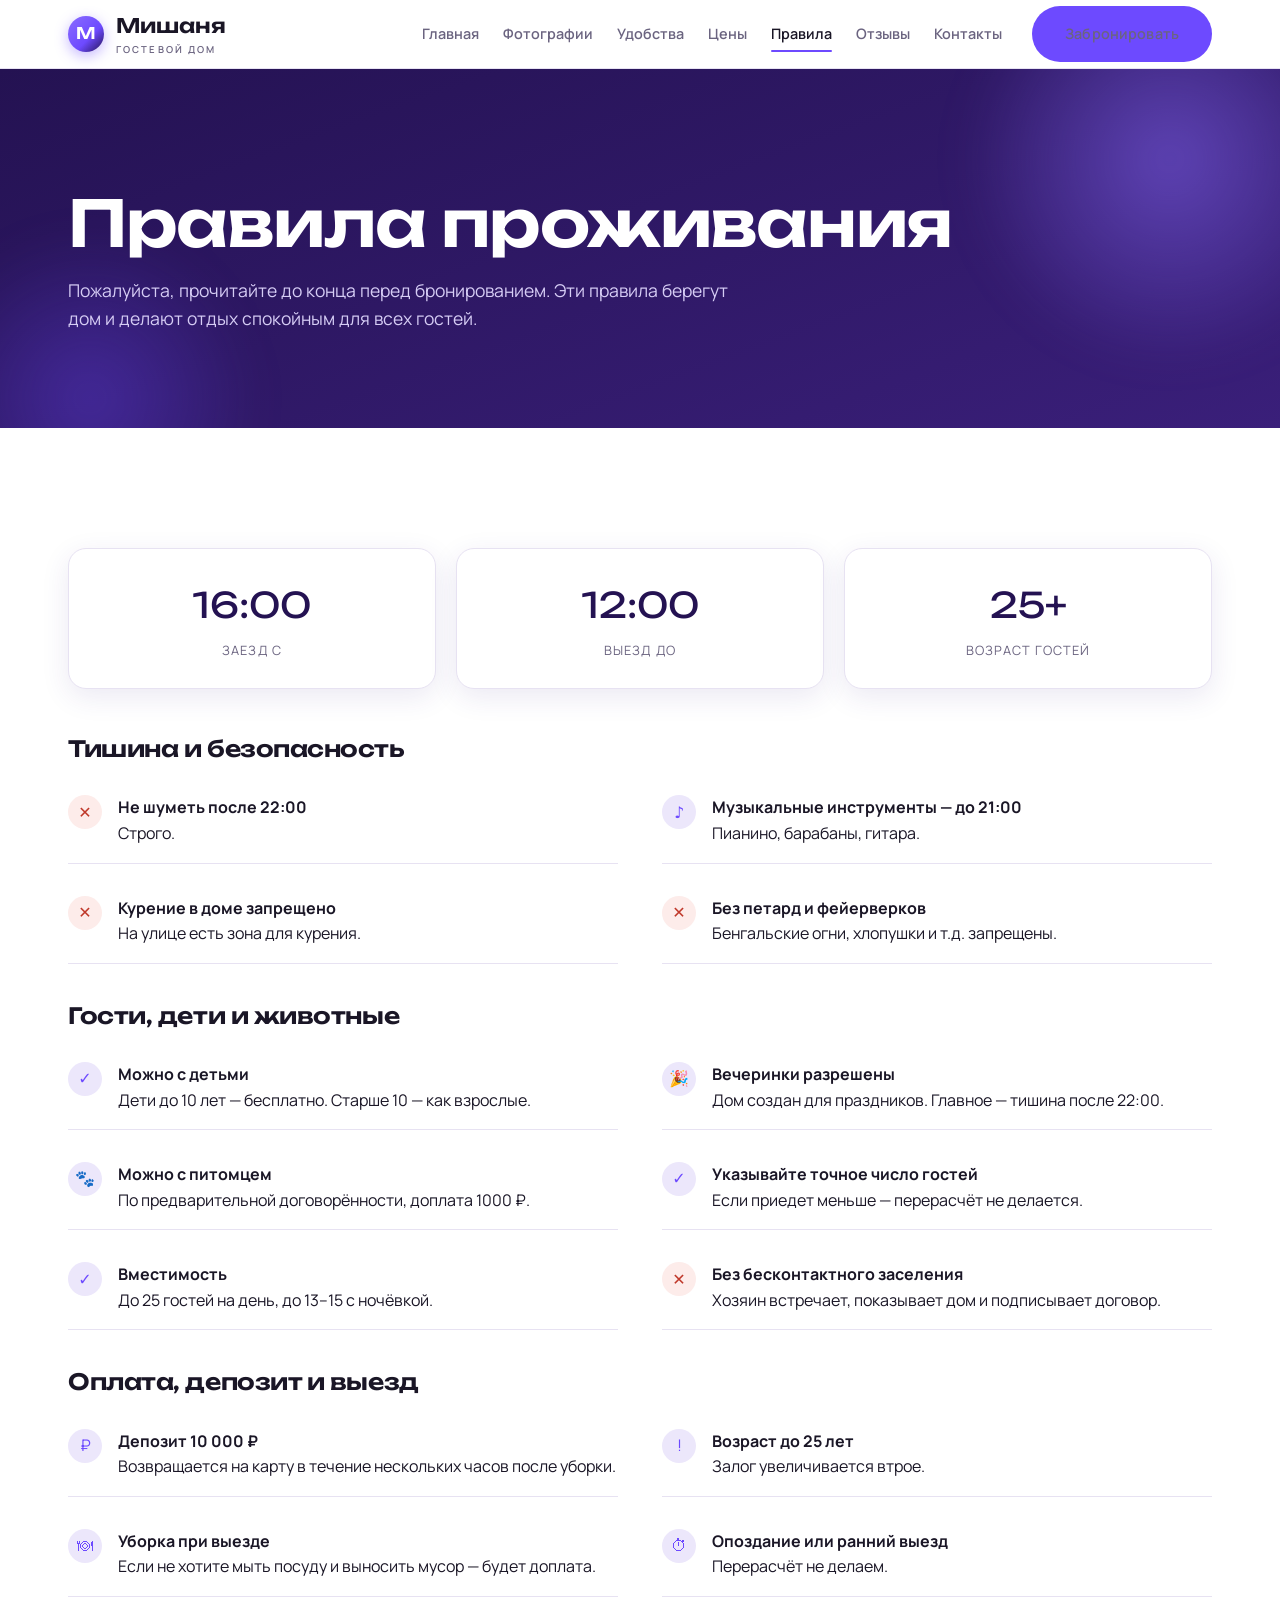
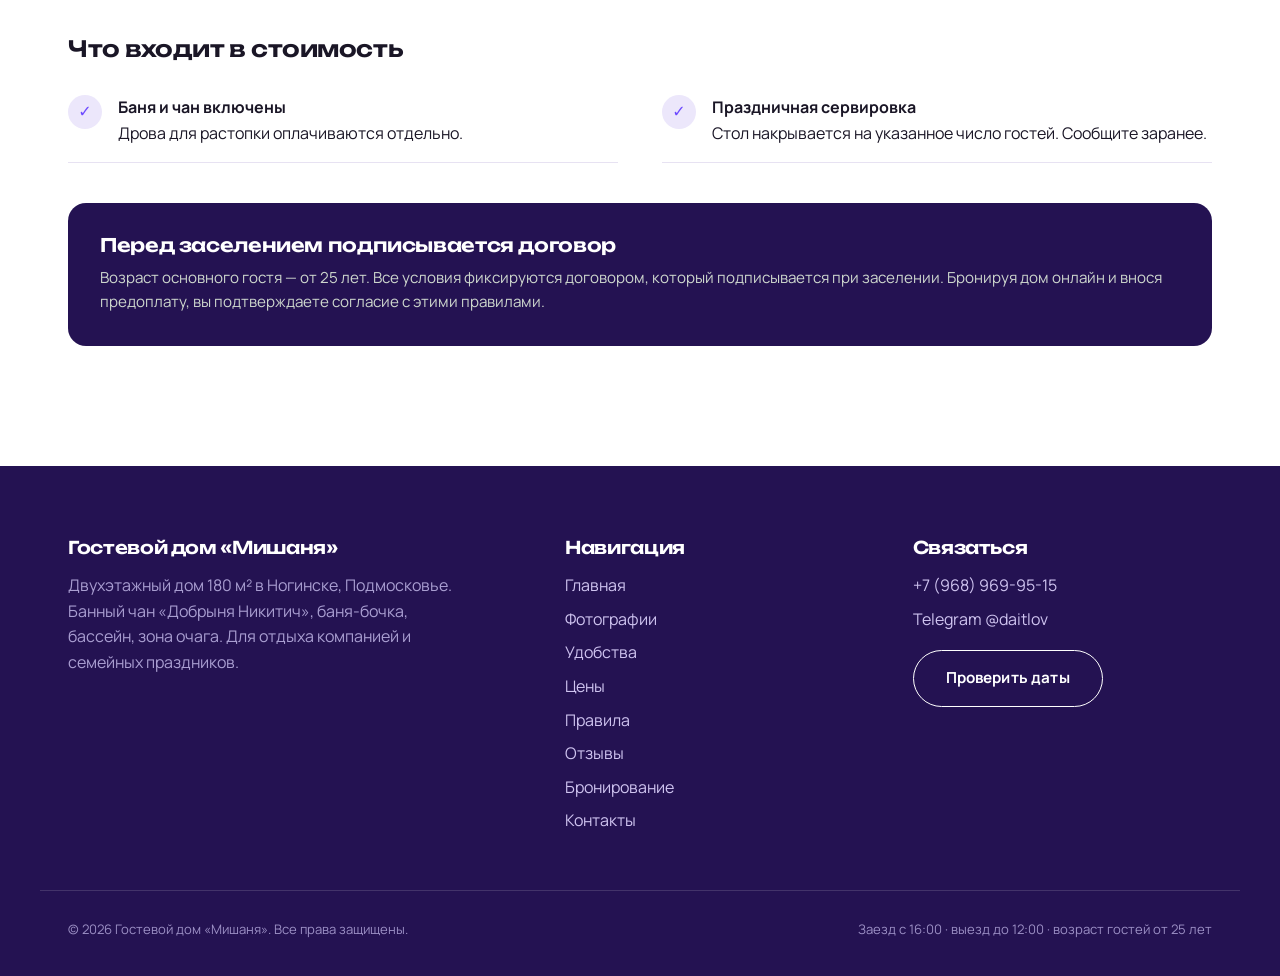
<file: rules.html>
<!DOCTYPE html>
<html lang="ru">
<head>
<meta charset="UTF-8">
<meta name="viewport" content="width=device-width,initial-scale=1">
<title>Правила проживания — Гостевой дом «Мишаня»</title>
<meta name="description" content="Правила проживания в гостевом доме «Мишаня»: заезд с 16:00, выезд до 12:00, тишина после 22:00, возраст гостей от 25 лет, депозит и условия.">
<link rel="preconnect" href="https://fonts.googleapis.com"><link rel="preconnect" href="https://fonts.gstatic.com" crossorigin>
<link href="https://fonts.googleapis.com/css2?family=Unbounded:wght@400;500;600;700&family=Manrope:wght@400;500;600;700;800&display=swap" rel="stylesheet">
<link rel="stylesheet" href="css/style.css">
<style>
.timecards{display:grid;grid-template-columns:repeat(3,1fr);gap:20px;margin-bottom:48px}
@media(max-width:760px){.timecards{grid-template-columns:1fr}}
.timecard{background:#fff;border:1px solid var(--line);border-radius:var(--radius);padding:28px;text-align:center;box-shadow:var(--shadow-sm)}
.timecard .big{font-family:var(--font-display);font-size:2.2rem;color:var(--violet-deep)}
.timecard .lbl{font-size:.8rem;text-transform:uppercase;letter-spacing:.08em;color:var(--ink-soft);margin-top:6px}
.rblock{margin-bottom:40px}
.rblock h2{font-size:1.4rem;margin-bottom:18px}
.contract{background:var(--violet-deep);color:#f0eadf;border-radius:var(--radius);padding:32px;margin-top:20px}
.contract h3{color:#fff;margin-bottom:10px}
.contract p{color:#cdd6cd;font-size:.95rem}
</style>
</head>
<body data-page="rules.html">
<div id="site-header"></div>

<section class="pagehead">
  <div class="wrap"><h1>Правила проживания</h1><p>Пожалуйста, прочитайте до конца перед бронированием. Эти правила берегут дом и делают отдых спокойным для всех гостей.</p></div>
</section>

<section class="section">
  <div class="wrap">
    <div class="timecards">
      <div class="timecard reveal"><div class="big">16:00</div><div class="lbl">Заезд с</div></div>
      <div class="timecard reveal"><div class="big">12:00</div><div class="lbl">Выезд до</div></div>
      <div class="timecard reveal"><div class="big">25+</div><div class="lbl">Возраст гостей</div></div>
    </div>

    <div class="rblock reveal">
      <h2>Тишина и безопасность</h2>
      <div class="rules">
        <div class="rule no"><span class="ic">✕</span><div><b>Не шуметь после 22:00</b>Строго.</div></div>
        <div class="rule"><span class="ic">♪</span><div><b>Музыкальные инструменты — до 21:00</b>Пианино, барабаны, гитара.</div></div>
        <div class="rule no"><span class="ic">✕</span><div><b>Курение в доме запрещено</b>На улице есть зона для курения.</div></div>
        <div class="rule no"><span class="ic">✕</span><div><b>Без петард и фейерверков</b>Бенгальские огни, хлопушки и т.д. запрещены.</div></div>
      </div>
    </div>

    <div class="rblock reveal">
      <h2>Гости, дети и животные</h2>
      <div class="rules">
        <div class="rule"><span class="ic">✓</span><div><b>Можно с детьми</b>Дети до 10 лет — бесплатно. Старше 10 — как взрослые.</div></div>
        <div class="rule"><span class="ic">🎉</span><div><b>Вечеринки разрешены</b>Дом создан для праздников. Главное — тишина после 22:00.</div></div>
        <div class="rule"><span class="ic">🐾</span><div><b>Можно с питомцем</b>По предварительной договорённости, доплата 1000 ₽.</div></div>
        <div class="rule"><span class="ic">✓</span><div><b>Указывайте точное число гостей</b>Если приедет меньше — перерасчёт не делается.</div></div>
        <div class="rule"><span class="ic">✓</span><div><b>Вместимость</b>До 25 гостей на день, до 13–15 с ночёвкой.</div></div>
        <div class="rule no"><span class="ic">✕</span><div><b>Без бесконтактного заселения</b>Хозяин встречает, показывает дом и подписывает договор.</div></div>
      </div>
    </div>

    <div class="rblock reveal">
      <h2>Оплата, депозит и выезд</h2>
      <div class="rules">
        <div class="rule"><span class="ic">₽</span><div><b>Депозит 10 000 ₽</b>Возвращается на карту в течение нескольких часов после уборки.</div></div>
        <div class="rule"><span class="ic">!</span><div><b>Возраст до 25 лет</b>Залог увеличивается втрое.</div></div>
        <div class="rule"><span class="ic">🍽</span><div><b>Уборка при выезде</b>Если не хотите мыть посуду и выносить мусор — будет доплата.</div></div>
        <div class="rule"><span class="ic">⏱</span><div><b>Опоздание или ранний выезд</b>Перерасчёт не делаем.</div></div>
      </div>
    </div>

    <div class="rblock reveal">
      <h2>Что входит в стоимость</h2>
      <div class="rules">
        <div class="rule"><span class="ic">✓</span><div><b>Баня и чан включены</b>Дрова для растопки оплачиваются отдельно.</div></div>
        <div class="rule"><span class="ic">✓</span><div><b>Праздничная сервировка</b>Стол накрывается на указанное число гостей. Сообщите заранее.</div></div>
      </div>
    </div>

    <div class="contract reveal">
      <h3>Перед заселением подписывается договор</h3>
      <p>Возраст основного гостя — от 25 лет. Все условия фиксируются договором, который подписывается при заселении. Бронируя дом онлайн и внося предоплату, вы подтверждаете согласие с этими правилами.</p>
    </div>
  </div>
</section>

<div id="site-footer"></div>
<script src="js/common.js"></script>
</body>
</html>
</file>
<file: css/style.css>
/* ============================================================
   Гостевой дом «Мишаня» — бело-фиолетовая тема, чистый скролл
   ============================================================ */
:root{
  --bg:#ffffff;
  --bg-soft:#f6f4fb;
  --lilac:#ece7fb;
  --ink:#1a1626;
  --ink-soft:#6b6480;
  --violet:#6d4aff;
  --violet-2:#8b6dff;
  --violet-deep:#241252;
  --line:#e7e2f2;

  --font-display:"Unbounded","Manrope",system-ui,sans-serif;
  --font-body:"Manrope","Segoe UI",system-ui,sans-serif;

  --maxw:1200px;
  --radius:18px;
  --radius-sm:12px;
  --shadow:0 20px 60px rgba(60,40,140,.12);
  --shadow-sm:0 8px 28px rgba(60,40,140,.10);
}
*{box-sizing:border-box;margin:0;padding:0}
html{scroll-behavior:smooth}
body{font-family:var(--font-body);color:var(--ink);background:var(--bg);line-height:1.6;-webkit-font-smoothing:antialiased;overflow-x:hidden}
img{max-width:100%;display:block}
a{color:inherit;text-decoration:none}
h1,h2,h3,h4{font-family:var(--font-display);font-weight:600;line-height:1.08;letter-spacing:-.02em}

.wrap{max-width:var(--maxw);margin:0 auto;padding:0 28px}
.section{padding:120px 0}
.section--tight{padding:80px 0}
.bg-soft{background:var(--bg-soft)}
.bg-lilac{background:var(--lilac)}
.bg-deep{background:var(--violet-deep);color:#efeaff}
.bg-deep h1,.bg-deep h2,.bg-deep h3{color:#fff}

.eyebrow{display:inline-block;font-family:var(--font-body);font-size:.72rem;letter-spacing:.24em;text-transform:uppercase;color:var(--violet);font-weight:700;margin-bottom:20px}
.lead{font-size:1.18rem;color:var(--ink-soft);max-width:62ch;line-height:1.55}

/* Кнопки */
.btn{display:inline-flex;align-items:center;gap:.5em;font-family:var(--font-body);font-weight:700;font-size:.95rem;padding:15px 32px;border-radius:100px;cursor:pointer;border:1.5px solid transparent;transition:.3s cubic-bezier(.2,.7,.3,1);letter-spacing:.01em}
.btn--primary{background:var(--violet);color:#fff}
.btn--primary:hover{background:var(--violet-2);transform:translateY(-2px);box-shadow:0 12px 30px rgba(109,74,255,.35)}
.btn--ghost{background:transparent;border-color:currentColor}
.btn--ghost:hover{background:rgba(255,255,255,.1)}
.btn--dark{background:var(--ink);color:#fff}
.btn--dark:hover{background:var(--violet-deep);transform:translateY(-2px)}
.btn--soft{background:var(--lilac);color:var(--violet-deep)}
.btn--soft:hover{background:#e0d8f7;transform:translateY(-2px)}

/* Навигация */
.nav{position:sticky;top:0;z-index:50;background:rgba(255,255,255,.72);backdrop-filter:saturate(180%) blur(20px);border-bottom:1px solid var(--line)}
.nav__inner{display:flex;align-items:center;justify-content:space-between;height:68px}
.brand{display:flex;align-items:center;gap:12px;font-family:var(--font-display);font-size:1.25rem;font-weight:600}
.brand__mark{width:36px;height:36px;border-radius:50%;background:linear-gradient(135deg,var(--violet-2),var(--violet) 60%,var(--violet-deep));display:grid;place-items:center;color:#fff;font-size:1rem;flex:0 0 auto;box-shadow:0 4px 14px rgba(109,74,255,.4)}
.brand small{display:block;font-family:var(--font-body);font-size:.6rem;letter-spacing:.22em;text-transform:uppercase;color:var(--ink-soft);font-weight:600}
.nav__links{display:flex;gap:24px;align-items:center}
.brand small{white-space:nowrap}
@media(max-width:1080px){
  .nav__links{position:fixed;inset:68px 0 auto 0;background:rgba(255,255,255,.98);backdrop-filter:blur(20px);flex-direction:column;padding:28px;gap:20px;border-bottom:1px solid var(--line);transform:translateY(-130%);transition:transform .4s cubic-bezier(.2,.7,.3,1);align-items:flex-start}
  .nav__links.open{transform:translateY(0)}
  .burger{display:flex}
}
.nav__links a{font-size:.9rem;font-weight:600;color:var(--ink-soft);transition:color .2s;position:relative}
.nav__links a:hover,.nav__links a.active{color:var(--ink)}
.nav__links a.active::after{content:"";position:absolute;left:0;right:0;bottom:-6px;height:2px;background:var(--violet);border-radius:2px}
.nav__cta{margin-left:6px}
.burger{display:none;flex-direction:column;gap:5px;background:none;border:0;cursor:pointer;padding:8px}
.burger span{width:24px;height:2px;background:var(--ink);transition:.3s;border-radius:2px}
@media(max-width:920px){
  .nav__links{position:fixed;inset:68px 0 auto 0;background:rgba(255,255,255,.98);backdrop-filter:blur(20px);flex-direction:column;padding:28px;gap:20px;border-bottom:1px solid var(--line);transform:translateY(-130%);transition:transform .4s cubic-bezier(.2,.7,.3,1);align-items:flex-start}
  .nav__links.open{transform:translateY(0)}
  .burger{display:flex}
}

/* Футер */
.footer{background:var(--violet-deep);color:#cfc4f0;padding:72px 0 36px}
.footer h4{color:#fff;margin-bottom:16px;font-size:1.1rem;font-weight:600}
.footer__grid{display:grid;grid-template-columns:1.5fr 1fr 1fr;gap:48px}
.footer a{color:#cfc4f0;transition:color .2s}
.footer a:hover{color:#fff}
.footer__bottom{margin-top:48px;padding-top:28px;border-top:1px solid rgba(255,255,255,.14);font-size:.82rem;color:#9b8fc4;display:flex;justify-content:space-between;flex-wrap:wrap;gap:12px}
@media(max-width:760px){.footer__grid{grid-template-columns:1fr;gap:32px}}

/* Заглушки фото */
.ph{background:linear-gradient(135deg,var(--lilac),#e3dcf7);display:grid;place-items:center;color:var(--ink-soft);font-size:.82rem;letter-spacing:.03em;text-align:center;position:relative;overflow:hidden}
.ph::before{content:"";position:absolute;inset:0;background:linear-gradient(120deg,transparent 30%,rgba(255,255,255,.5) 50%,transparent 70%);background-size:200% 100%;animation:shimmer 3s infinite}
@keyframes shimmer{0%{background-position:200% 0}100%{background-position:-200% 0}}
.ph span{position:relative;padding:0 16px;font-weight:500;z-index:1}

/* Скролл-анимации */
.reveal{opacity:0;transform:translateY(40px);transition:opacity .9s cubic-bezier(.2,.7,.3,1),transform .9s cubic-bezier(.2,.7,.3,1)}
.reveal.in{opacity:1;transform:none}
.reveal-scale{opacity:0;transform:scale(.92);transition:opacity 1s cubic-bezier(.2,.7,.3,1),transform 1s cubic-bezier(.2,.7,.3,1)}
.reveal-scale.in{opacity:1;transform:none}
.reveal-d1{transition-delay:.1s}.reveal-d2{transition-delay:.2s}.reveal-d3{transition-delay:.3s}.reveal-d4{transition-delay:.4s}
@media(prefers-reduced-motion:reduce){.reveal,.reveal-scale{opacity:1;transform:none;transition:none}}

/* Карточки */
.cards{display:grid;grid-template-columns:repeat(3,1fr);gap:28px}
@media(max-width:860px){.cards{grid-template-columns:1fr}}
.card{background:#fff;border:1px solid var(--line);border-radius:var(--radius);overflow:hidden;box-shadow:var(--shadow-sm);transition:transform .4s cubic-bezier(.2,.7,.3,1),box-shadow .4s}
.card:hover{transform:translateY(-6px);box-shadow:var(--shadow)}
.card__body{padding:28px}
.card__body h3{font-size:1.35rem;margin-bottom:10px;font-weight:600}

/* Шапка страницы */
.pagehead{background:linear-gradient(160deg,var(--violet-deep),#3a1f7a);color:#fff;padding:120px 0 96px;position:relative;overflow:hidden}
.pagehead h1{font-size:clamp(2.4rem,6vw,4rem);margin-bottom:18px;font-weight:600}
.pagehead p{color:#d6cdf5;max-width:60ch;font-size:1.1rem}
.pagehead::after{content:"";position:absolute;right:-100px;top:-120px;width:420px;height:420px;border-radius:50%;background:radial-gradient(circle,rgba(139,109,255,.5),transparent 70%);filter:blur(20px)}
.pagehead::before{content:"";position:absolute;left:-80px;bottom:-140px;width:340px;height:340px;border-radius:50%;background:radial-gradient(circle,rgba(109,74,255,.35),transparent 70%);filter:blur(20px)}
.pagehead .wrap{position:relative;z-index:1}

/* Таблицы цен */
.ptable{width:100%;border-collapse:collapse;background:#fff;border-radius:var(--radius);overflow:hidden;box-shadow:var(--shadow-sm)}
.ptable th,.ptable td{padding:18px 22px;text-align:left;border-bottom:1px solid var(--line)}
.ptable th{background:var(--violet-deep);color:#fff;font-family:var(--font-body);font-weight:700;font-size:.85rem;letter-spacing:.04em}
.ptable tr:last-child td{border-bottom:0}
.ptable td:last-child{font-weight:700;color:var(--violet);text-align:right;white-space:nowrap}
.ptable tr:nth-child(even) td{background:var(--bg-soft)}

/* Правила */
.rules{display:grid;grid-template-columns:1fr 1fr;gap:16px 44px}
@media(max-width:760px){.rules{grid-template-columns:1fr}}
.rule{display:flex;gap:16px;align-items:flex-start;padding:16px 0;border-bottom:1px solid var(--line)}
.rule .ic{flex:0 0 auto;width:34px;height:34px;border-radius:50%;background:var(--lilac);display:grid;place-items:center;color:var(--violet);font-size:1rem}
.rule b{display:block;font-weight:700}
.rule.no .ic{color:#c0392b;background:#fdecea}
</file>
<file: css/home.css>
/* ===== Главная — кинематографичный скролл ===== */
.hero{position:relative;min-height:100vh;display:flex;align-items:center;overflow:hidden;background:linear-gradient(165deg,#faf8ff 0%,#efeafc 55%,#e6def9 100%)}
.hero__bg{position:absolute;inset:0;z-index:0;overflow:hidden}
.hero__photos{position:absolute;inset:0}
.hero__photo{position:absolute;inset:0;background-size:cover;background-position:center;opacity:0;transition:opacity 1.6s ease,transform 9s ease;transform:scale(1.06)}
.hero__photo.is-active{opacity:1;transform:scale(1)}
.hero__bg::after{content:"";position:absolute;inset:0;z-index:1;background:linear-gradient(105deg,rgba(255,255,255,.94) 0%,rgba(255,255,255,.82) 38%,rgba(246,244,251,.5) 62%,rgba(36,18,82,.28) 100%)}
@media(max-width:760px){.hero__bg::after{background:linear-gradient(180deg,rgba(255,255,255,.92) 0%,rgba(255,255,255,.8) 45%,rgba(36,18,82,.35) 100%)}}
.hero__orb{position:absolute;z-index:2;border-radius:50%;filter:blur(60px);opacity:.45}
.hero__orb--1{width:520px;height:520px;background:radial-gradient(circle,#b9a4ff,transparent 70%);top:-120px;right:-80px}
.hero__orb--2{width:420px;height:420px;background:radial-gradient(circle,#8b6dff,transparent 70%);bottom:-140px;left:-60px}
.hero__content{position:relative;z-index:2;width:100%}
.hero__eyebrow{color:var(--violet);font-weight:700;letter-spacing:.24em;text-transform:uppercase;font-size:.78rem;margin-bottom:24px;opacity:0;transform:translateY(20px);animation:rise .9s .1s forwards cubic-bezier(.2,.7,.3,1)}
.hero__title{font-size:clamp(3rem,9vw,7rem);font-weight:600;letter-spacing:-.03em;line-height:.98;color:var(--ink)}
.hero__title .word{display:inline-block;opacity:0;transform:translateY(40px) rotate(2deg);animation:riseword .9s forwards cubic-bezier(.2,.7,.3,1)}
.hero__title .accent{background:linear-gradient(120deg,var(--violet),var(--violet-2));-webkit-background-clip:text;background-clip:text;-webkit-text-fill-color:transparent}
.hero__sub{max-width:48ch;margin:28px 0 36px;font-size:1.2rem;color:var(--ink-soft);opacity:0;transform:translateY(20px);animation:rise .9s .7s forwards cubic-bezier(.2,.7,.3,1)}
.hero__actions{display:flex;gap:14px;flex-wrap:wrap;opacity:0;transform:translateY(20px);animation:rise .9s .85s forwards cubic-bezier(.2,.7,.3,1)}
@keyframes rise{to{opacity:1;transform:none}}
@keyframes riseword{to{opacity:1;transform:none}}
.hero__scroll{position:absolute;bottom:30px;left:50%;transform:translateX(-50%);z-index:2;font-size:.7rem;letter-spacing:.2em;text-transform:uppercase;color:var(--ink-soft);opacity:.7}
.hero__scroll::after{content:"";display:block;width:1px;height:36px;background:linear-gradient(var(--violet),transparent);margin:10px auto 0;animation:scrolldot 2s infinite}
@keyframes scrolldot{0%{opacity:0;transform:scaleY(.3)}50%{opacity:1}100%{opacity:0;transform:scaleY(1) translateY(8px)}}
@media(prefers-reduced-motion:reduce){.hero__eyebrow,.hero__title .word,.hero__sub,.hero__actions{animation:none;opacity:1;transform:none}}

/* Большое появление образа */
.bigreveal{position:relative;padding:120px 0}
.bigreveal__media{aspect-ratio:16/10;border-radius:28px;overflow:hidden;box-shadow:var(--shadow)}
.bigreveal__media img,.feature__media img,.loc__media img,.mood img{width:100%;height:100%;object-fit:cover;display:block}
.bigreveal__cap{text-align:center;max-width:60ch;margin:0 auto 56px}
.bigreveal__cap h2{font-size:clamp(2rem,5vw,3.4rem);font-weight:600;margin-bottom:18px}

/* Введение */
.intro{display:grid;grid-template-columns:.9fr 1.1fr;gap:64px;align-items:center}
.intro__h{font-size:clamp(1.8rem,4vw,2.6rem);font-weight:600;line-height:1.1}
@media(max-width:860px){.intro{grid-template-columns:1fr;gap:24px}}

/* Лента образов — горизонтальный скролл */
.moods{overflow:hidden;min-height:100vh;display:flex;flex-direction:column;justify-content:center;position:relative}
.mood-track{display:flex;gap:24px;padding:48px 28px 12px;overflow-x:auto;scroll-snap-type:x proximity;-webkit-overflow-scrolling:touch;scroll-behavior:smooth}
.mood-track::-webkit-scrollbar{height:5px}
.mood-track::-webkit-scrollbar-thumb{background:rgba(255,255,255,.3);border-radius:6px}
.mood{flex:0 0 clamp(280px,38vw,440px);aspect-ratio:3/4;scroll-snap-align:center;border-radius:24px;overflow:hidden}
.mood img{width:100%;height:100%;object-fit:cover;display:block}
@media(max-width:760px){.moods{min-height:auto}}

/* Полоса цен */
.priceband{display:grid;grid-template-columns:repeat(4,1fr);gap:28px;text-align:center}
.priceband__num{font-family:var(--font-display);font-size:clamp(1.6rem,3.5vw,2.5rem);font-weight:600;color:var(--violet-deep)}
.priceband__lbl{font-size:.8rem;letter-spacing:.08em;text-transform:uppercase;color:var(--ink-soft);margin-top:6px}
@media(max-width:680px){.priceband{grid-template-columns:1fr 1fr;gap:32px}}

/* Расположение */
.loc{display:grid;grid-template-columns:1fr 1fr;gap:56px;align-items:center}
.loc__list{list-style:none;margin-top:10px}
.loc__list li{padding:14px 0;border-bottom:1px solid var(--line);color:var(--ink-soft)}
.loc__list b{color:var(--ink)}
.loc__media{aspect-ratio:4/3;border-radius:24px;overflow:hidden}
@media(max-width:860px){.loc{grid-template-columns:1fr;gap:32px}}

/* Стек-секция «как Apple»: закреплённый текст, сменяемые образы */
.feature{display:grid;grid-template-columns:1fr 1fr;gap:56px;align-items:center;padding:90px 0}
.feature:nth-child(even) .feature__media{order:-1}
.feature__media{aspect-ratio:4/3;border-radius:24px;overflow:hidden;box-shadow:var(--shadow)}
.feature h3{font-size:clamp(1.6rem,3.5vw,2.4rem);font-weight:600;margin-bottom:16px}
.feature p{color:var(--ink-soft);font-size:1.08rem}
@media(max-width:860px){.feature{grid-template-columns:1fr;gap:24px;padding:48px 0}.feature:nth-child(even) .feature__media{order:0}}
</file>
<file: css/gallery.css>
/* ===== Галереи ===== */
.gtabs{display:flex;gap:10px;flex-wrap:wrap;margin-bottom:28px}
.gtab{padding:10px 20px;border:1px solid var(--line);background:#fff;border-radius:30px;cursor:pointer;font-family:var(--font-body);font-weight:600;font-size:.9rem;color:var(--ink-soft);transition:.2s}
.gtab:hover{border-color:var(--violet);color:var(--violet)}
.gtab.active{background:var(--violet-deep);color:#fff;border-color:var(--violet-deep)}

.ggrid{display:grid;grid-template-columns:repeat(3,1fr);grid-auto-rows:220px;gap:16px}
@media(max-width:860px){.ggrid{grid-template-columns:repeat(2,1fr);grid-auto-rows:180px}}
@media(max-width:520px){.ggrid{grid-template-columns:1fr;grid-auto-rows:200px}}
.gitem{border-radius:20px;transition:transform .3s}
.gitem:hover{transform:scale(1.015)}
.gitem.big{grid-column:span 2;grid-row:span 2}
.gitem.tall{grid-row:span 2}
@media(max-width:520px){.gitem.big,.gitem.tall{grid-column:span 1;grid-row:span 1}}

.gnote{margin-top:32px;padding:18px 22px;background:var(--bg-soft);border-radius:20px;color:var(--ink-soft);font-size:.9rem;border-left:3px solid var(--violet)}

/* фото гостей */
.guests-intro{max-width:62ch;color:var(--ink-soft);margin-bottom:8px}
.masonry{columns:3;column-gap:16px;margin-top:28px}
@media(max-width:860px){.masonry{columns:2}}
@media(max-width:520px){.masonry{columns:1}}
.masonry .gitem{break-inside:avoid;margin-bottom:16px;border-radius:20px}
.masonry .ph{height:auto;aspect-ratio:var(--ar,4/5)}

/* img внутри плиток галереи */
.gitem{overflow:hidden}
.gitem img{width:100%;height:100%;object-fit:cover;display:block;transition:transform .5s cubic-bezier(.2,.7,.3,1)}
.gitem:hover img{transform:scale(1.05)}
.masonry .gitem img{width:100%;height:auto;display:block}
</file>
